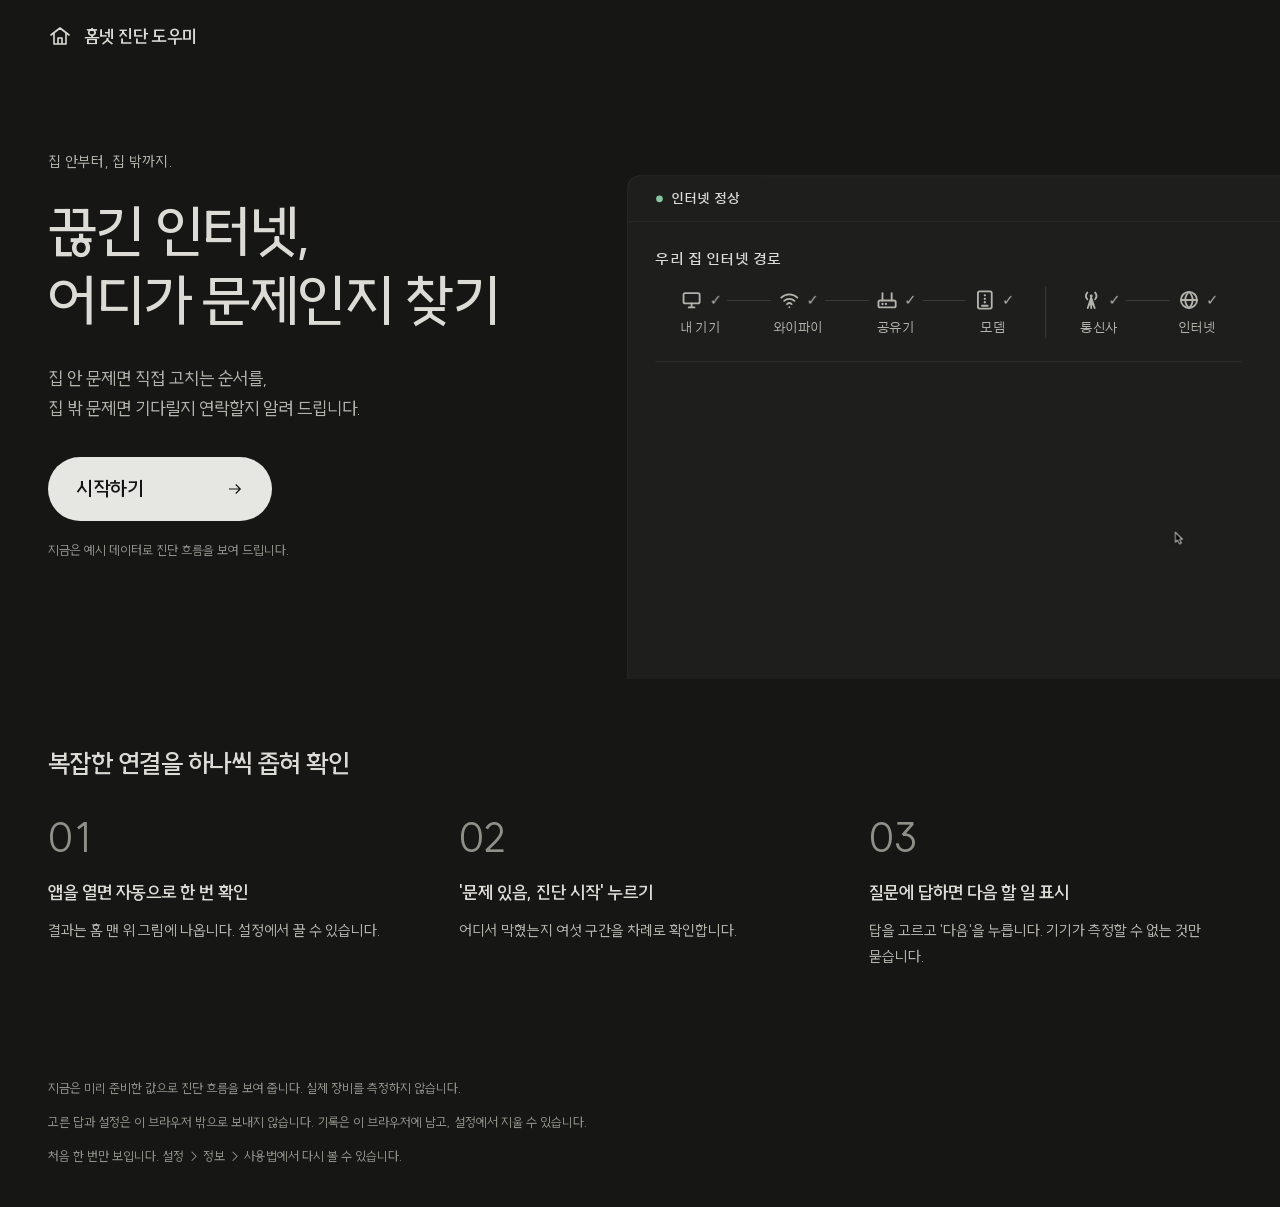
<file: index.html>
<!doctype html><html lang="ko" data-mode="demo"><head><meta charset="utf-8">
<title>[데모] 홈넷 진단 도우미</title>
<meta name="viewport" content="width=device-width, initial-scale=1">
<link rel="icon" href="data:image/svg+xml,%3Csvg xmlns='http://www.w3.org/2000/svg' viewBox='0 0 16 16'%3E%3Crect width='16' height='16' rx='4' fill='%23161615'/%3E%3Ccircle cx='8' cy='8' r='4' fill='%23e6e6e2'/%3E%3C/svg%3E">
<script>/* 첫 화면이 어두웠다 밝아지는 깜빡임을 막으려고 그리기 전에 테마를 정한다(app.js의 applyTheme과 같은 규칙) */
try{var t=(JSON.parse(localStorage.getItem('homenet.settings')||'{}')).theme||'dark';document.documentElement.dataset.theme=t==='auto'?(matchMedia('(prefers-color-scheme: light)').matches?'light':'dark'):t}catch(e){document.documentElement.dataset.theme='dark'}</script>
<script>/* app.js의 shouldShowIntro와 같은 규칙. 첫 그리기 전에 앱 틀을 숨기고, 표지를 볼 때만 글꼴을 미리 받는다. */
var intro=location.hash==='#intro';
if(!intro&&!['#records','#settings','#expert'].includes(location.hash)){
  try{if(!sessionStorage.getItem('homenet.introSeen')){sessionStorage.setItem('homenet.introSeen','');intro=true}}catch(e){}
}
if(intro){
  document.documentElement.classList.add('intro-active');
  var font=document.createElement('link');font.rel='preload';font.as='font';font.type='font/woff2';font.crossOrigin='anonymous';font.href='fonts/suite/SUITE-Variable.woff2';document.head.append(font);
}</script>
<style>/* 표지와 앱 틀은 첫 프레임부터 함께 보이지 않는다. 글꼴 준비 전에는 표지 바탕색(다크 --bg-base, 라이트 흰색)만 유지한다. tokens.css보다 먼저 읽히므로 값을 직접 적는다. */
.intro-active body{background:#161615}[data-theme=light].intro-active body{background:#fff}.intro-active .app{display:none!important}
.intro-active #intro-page{display:block!important;min-height:100vh}
#intro-page:not(.intro-ready){visibility:hidden}
</style>
<link rel="stylesheet" href="fonts.css?v=0dd3eee2">
<link rel="stylesheet" href="app.css?v=0dd3eee2">
</head><body>
<div class="app">
  <header class="topbar">
    <button type="button" class="brand" data-nav="intro" title="첫 페이지로">홈넷 진단 도우미</button><button type="button" class="pill demo-help" data-event="demo_help" title="서버 없이 도는 데모. 누르면 데모 안내 표시">데모 안내</button><a class="ghost" href="./" data-scenario="wifi" title="와이파이 문제 예시 (처음부터)">와이파이 예시(집 안)</a><a class="ghost" href="./?scenario=outside" data-scenario="outside" title="통신사 쪽 문제 예시 (처음부터)">통신사 예시(집 밖)</a><a class="ghost" href="./?scenario=followup" data-scenario="followup" title="글로 증상을 설명하는 세부 질문 예시 (처음부터)">세부 질문 예시</a>
    <div id="nav-normal" style="display:contents">
    <nav class="tabs" aria-label="탭"><button type="button" class="tab on" data-nav="home">홈</button><button type="button" class="tab" data-nav="records">기록</button></nav>
    <div class="status-pill" id="status-pill" aria-live="polite"><span id="status-pill-text">예시 데이터로 보는 중</span></div>
    <button type="button" class="pill checking" id="expert-pill" data-nav="expert" hidden>전문가 모드</button>
    <div class="spacer"></div>
    <span class="isp" id="isp"></span>
    <span id="isp-call" style="display:contents"></span>
    <button class="ghost" type="button" data-nav="settings">설정</button>
    </div>
    <div id="nav-expert" style="display:contents" hidden></div>
  </header>
  <div class="body">
    <aside class="rail" id="rail"><p class="state">불러오는 중… 이 글자만 계속 보이면 주소가 http로 시작하는지 확인하십시오 (파일을 더블클릭하면 열리지 않습니다). http인데도 그렇다면 서버가 .js 파일 형식을 잘못 알려 주는 경우일 수 있습니다.</p></aside>
    <main class="stage" id="stage"></main>
  </div>
  <nav class="tabbar" aria-label="메뉴"><button type="button" class="tab" data-nav="home">홈</button><button type="button" class="tab" data-nav="records">기록</button><button type="button" class="tab" data-nav="settings">설정</button></nav>
</div>
<div id="intro-page" hidden></div>
<dialog id="sheet" class="sheet" aria-labelledby="sheet-title"></dialog>
<script type="module" src="app.js?v=0dd3eee2" onerror="document.documentElement.classList.remove('intro-active')"></script>
<template id="demo-help" data-title="데모 안내"><p>미리 준비한 예시 데이터로 진단 흐름을 보여 줍니다. 실제 장비를 측정하지 않고 브라우저 안에서 동작합니다.</p><ol class="kg-list"><li><b>진단 시작</b> — 홈에서 <b>문제 있음, 진단 시작</b>을 누릅니다. <a href="./">와이파이 예시(집 안)</a> / <a href="./?scenario=outside">통신사 예시(집 밖)</a>로 다른 경우도 볼 수 있습니다.</li><li><b>세부 질문</b>: <a href="./?scenario=followup">세부 질문 예시</a>에서 결과 화면의 <b>문제 계속됨</b>을 누르면 증상을 글로 설명할 수 있습니다. 쓴 글은 브라우저 안에서 서버와 같은 분류기로 계산하고, 원인과 확인 방법은 지식그래프에서 미리 조회해 둔 답으로 보여 줍니다.</li><li><b>통신사 흐름</b> — 통신사 예시에서 표시등 질문에 <b>꺼져 있음</b>을 고르면 대기 화면으로 넘어갑니다. <b>통신사 고르기</b>에서 통신사를 정하면 안내가 그 통신사에 맞게 바뀝니다.</li><li><b>일반 모드 그림</b> — 결과·조치·기다림·완료 화면의 <b>어떻게 알아냈는지 그림으로 보기</b>를 누릅니다.</li><li><b>전문가 그래프</b> — 진단을 시작한 뒤 <b>설정</b>에서 <b>전문가 모드 켜기</b>를 켭니다. 지식그래프 카드에서 <b>이번 경로 / 전체 보기</b>를 바꾸고, 노드를 누르면 상세 내용이 나옵니다.</li></ol><p class="foot">그래프의 노드·관계는 출처를 확인하지 못한 참고 데이터입니다.</p></template></body></html>
</file>
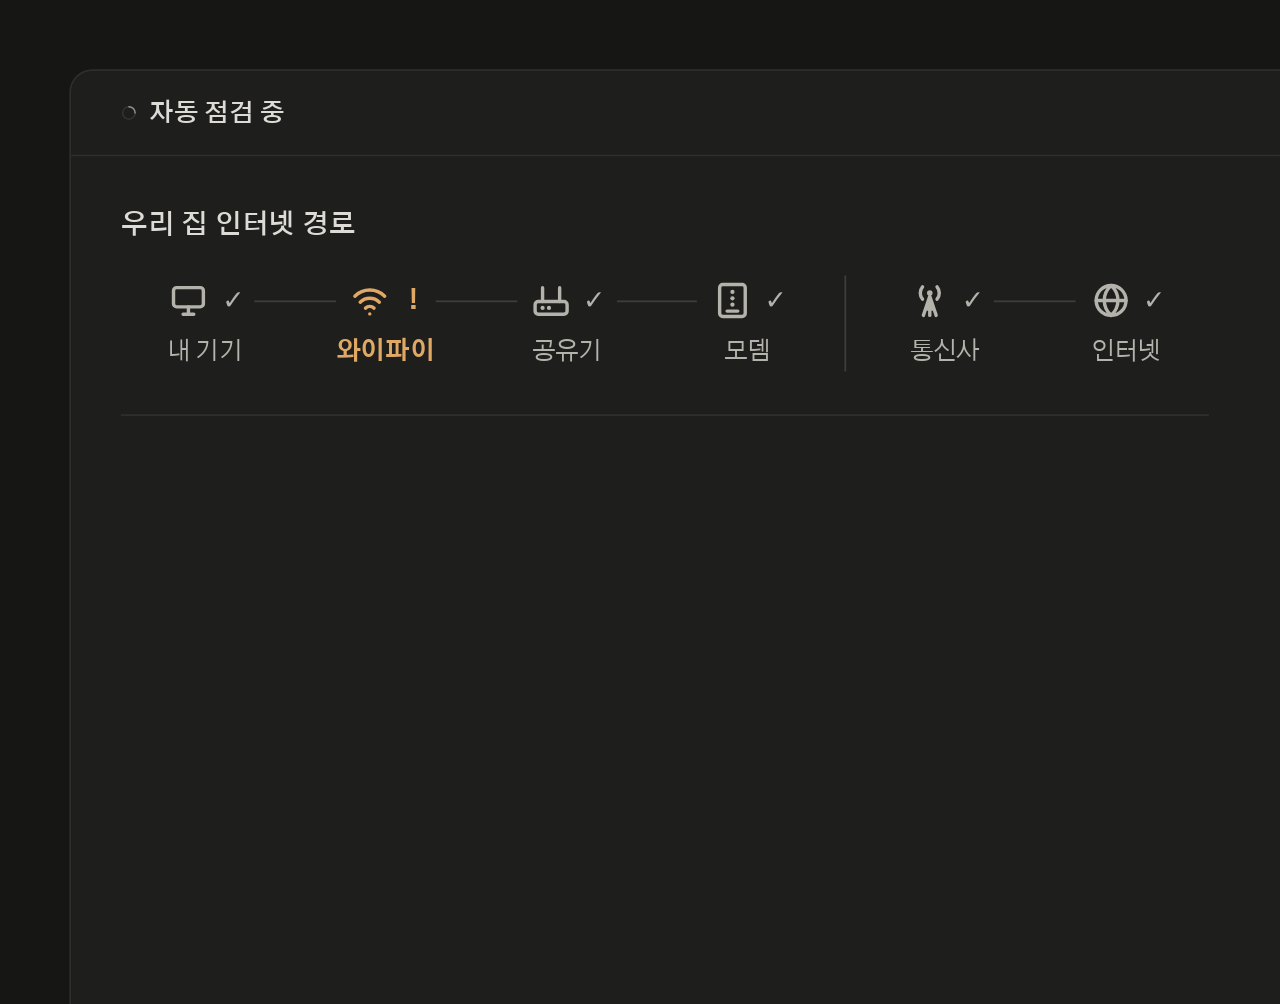
<file: hero/index.html>
<!doctype html>
<html lang="ko">
<head>
<meta charset="utf-8">
<meta name="viewport" content="width=device-width,initial-scale=1">
<title>홈넷 진단 도우미 히어로</title>
<!-- 앱(app/frontend)의 Gothic A1 조각을 그대로 쓴다: 이 페이지는 app/frontend/hero/ 에 빌드된다 -->
<link rel="stylesheet" href="../fonts.css" >
<style>*{box-sizing:border-box}html,body{margin:0;background:#161615;overflow:hidden}html[data-theme=light],html[data-theme=light] body{background:#fff}</style>
<!-- 첫 화면부터 부모 테마의 바탕색을 쓴다 (라이트에서 검은 번쩍임 방지) -->
<script>try{document.documentElement.dataset.theme=parent.document.documentElement.dataset.theme}catch(e){}</script>
  <script type="module" crossorigin src="./hero.js"></script>
  <link rel="stylesheet" crossorigin href="./hero.css">
</head>
<body>
<!-- data-ss-fill: 스테이지가 iframe 폭을 끝까지 채운다 (소개 페이지가 iframe 비율을 맞춘다) -->
<div id="root" data-ss-fill></div>
</body>
</html>
</file>
<file: fonts.css>
/* 자동 생성: build-static.py — 쓰는 글자의 조각만 */
@font-face {
  font-family: 'Gothic A1';
  font-style: normal;
  font-weight: 400;
  font-display: swap;
  src: url(fonts/a17d3213ec9b.woff2) format('woff2');
  unicode-range: U+d723-d728, U+d72a-d733, U+d735-d748, U+d74a-d74f, U+d752-d753, U+d755-d757, U+d75a-d75f, U+d762-d764, U+d766-d768, U+d76a-d76b, U+d76d-d76f, U+d771-d787, U+d789-d78b, U+d78d-d78f, U+d791-d797, U+d79a, U+d79c, U+d79e-d7a3, U+f900-f909, U+f90b-f92e;
}
@font-face {
  font-family: 'Gothic A1';
  font-style: normal;
  font-weight: 400;
  font-display: swap;
  src: url(fonts/c20398a3cece.woff2) format('woff2');
  unicode-range: U+d257-d27f, U+d281-d29b, U+d29d-d29f, U+d2a1-d2ab, U+d2ad-d2b7, U+d2ba-d2bb, U+d2bd-d2bf, U+d2c1-d2c7, U+d2c9-d2ef, U+d2f2-d2f3, U+d2f5-d2f7, U+d2f9-d2fe;
}
@font-face {
  font-family: 'Gothic A1';
  font-style: normal;
  font-weight: 400;
  font-display: swap;
  src: url(fonts/57fd1468091c.woff2) format('woff2');
  unicode-range: U+cef0-cef3, U+cef6, U+cef9-ceff, U+cf01-cf03, U+cf05-cf07, U+cf09-cf0f, U+cf11-cf12, U+cf14-cf1b, U+cf1d-cf1f, U+cf21-cf2f, U+cf31-cf53, U+cf56-cf57, U+cf59-cf5b, U+cf5d-cf63, U+cf66, U+cf68, U+cf6a-cf6f, U+cf71-cf84, U+cf86-cf8b, U+cf8d-cfa1;
}
@font-face {
  font-family: 'Gothic A1';
  font-style: normal;
  font-weight: 400;
  font-display: swap;
  src: url(fonts/99f284932bc4.woff2) format('woff2');
  unicode-range: U+ccef-cd07, U+cd0a-cd0b, U+cd0d-cd1a, U+cd1c, U+cd1e-cd2b, U+cd2d-cd5b, U+cd5d-cd77, U+cd79-cd91;
}
@font-face {
  font-family: 'Gothic A1';
  font-style: normal;
  font-weight: 400;
  font-display: swap;
  src: url(fonts/771f8fcca79f.woff2) format('woff2');
  unicode-range: U+c779-c77b, U+c77e-c782, U+c786, U+c78b, U+c78d, U+c78f, U+c792-c793, U+c795, U+c797, U+c799-c79f, U+c7a2, U+c7a7-c7ab, U+c7ae-c7bb, U+c7bd-c7c0, U+c7c2-c7c7, U+c7c9-c7dc, U+c7de-c7ff, U+c802-c803, U+c805-c807, U+c809, U+c80b-c80f, U+c812, U+c814, U+c817-c81b, U+c81e-c81f, U+c821-c823, U+c825-c82e, U+c830-c837, U+c839-c83b, U+c83d-c840;
}
@font-face {
  font-family: 'Gothic A1';
  font-style: normal;
  font-weight: 400;
  font-display: swap;
  src: url(fonts/13e13d7720d3.woff2) format('woff2');
  unicode-range: U+c5f5-c5fb, U+c5fe, U+c602-c605, U+c607, U+c609-c60f, U+c611-c61a, U+c61c-c623, U+c626-c627, U+c629-c62b, U+c62d, U+c62f-c632, U+c636, U+c638, U+c63a-c63f, U+c642-c643, U+c645-c647, U+c649-c652, U+c656-c65b, U+c65d-c65f, U+c661-c663, U+c665-c677, U+c679-c67b, U+c67d-c693, U+c696-c697, U+c699-c69b, U+c69d-c6a3, U+c6a6, U+c6a8, U+c6aa-c6af, U+c6b2-c6b3, U+c6b5-c6b7, U+c6b9-c6ba;
}
@font-face {
  font-family: 'Gothic A1';
  font-style: normal;
  font-weight: 400;
  font-display: swap;
  src: url(fonts/b18811a594fd.woff2) format('woff2');
  unicode-range: U+be56, U+be58, U+be5c-be5f, U+be62-be63, U+be65-be67, U+be69-be74, U+be76-be7b, U+be7e-be7f, U+be81-be8e, U+be90, U+be92-bea7, U+bea9-becf, U+bed2-bed3, U+bed5-bed6, U+bed9-bee3, U+bee6-bf06;
}
@font-face {
  font-family: 'Gothic A1';
  font-style: normal;
  font-weight: 400;
  font-display: swap;
  src: url(fonts/85d32b800cde.woff2) format('woff2');
  unicode-range: U+b6a7-b6aa, U+b6ac-b6b0, U+b6b2-b6ef, U+b6f1-b727, U+b72a-b72b, U+b72d-b72e, U+b731-b737, U+b739-b73a, U+b73c-b743, U+b745-b74c;
}
@font-face {
  font-family: 'Gothic A1';
  font-style: normal;
  font-weight: 400;
  font-display: swap;
  src: url(fonts/2bc78d125a44.woff2) format('woff2');
  unicode-range: U+afac-afb7, U+afba-afbb, U+afbd-afbf, U+afc1-afc6, U+afca-afcc, U+afce-afd3, U+afd5-afe7, U+afe9-afef, U+aff1-b00b, U+b00d-b00f, U+b011-b013, U+b015-b01b, U+b01d-b027, U+b029-b043, U+b045-b047, U+b049, U+b04b, U+b04d-b052, U+b055-b056, U+b058-b05c, U+b05e;
}
@font-face {
  font-family: 'Gothic A1';
  font-style: normal;
  font-weight: 400;
  font-display: swap;
  src: url(fonts/070360f35820.woff2) format('woff2');
  unicode-range: U+ae56-ae5b, U+ae5e-ae60, U+ae62-ae64, U+ae66-ae67, U+ae69-ae6b, U+ae6d-ae83, U+ae85-aebb, U+aebf, U+aec1-aec3, U+aec5-aecb, U+aece, U+aed0, U+aed2-aed7, U+aed9-aef3, U+aef5-af02;
}
@font-face {
  font-family: 'Gothic A1';
  font-style: normal;
  font-weight: 400;
  font-display: swap;
  src: url(fonts/300fbe1a56d6.woff2) format('woff2');
  unicode-range: U+2479-2487, U+249c-24d1, U+24d3-24d7, U+24d9-24e9, U+24eb-24f4, U+2500-2501, U+2503, U+250c-2513, U+2515-2516, U+2518-2540;
}
@font-face {
  font-family: 'Gothic A1';
  font-style: normal;
  font-weight: 400;
  font-display: swap;
  src: url(fonts/773661318508.woff2) format('woff2');
  unicode-range: U+215b-215e, U+2162-2169, U+2170-2179, U+2195-2199, U+21b0-21b4, U+21bc, U+21c0, U+21c4-21c5, U+21cd, U+21cf-21d4, U+21e0-21e3, U+21e6-21e9, U+2200, U+2202-2203, U+2206-2209, U+220b-220c, U+220f, U+2211, U+2213, U+221a, U+221d-2220, U+2222, U+2225-2227, U+2229-222c, U+222e, U+2234-2237, U+223d, U+2243, U+2245, U+2248, U+2250-2253, U+225a, U+2260-2262, U+2264-2267, U+226a-226b, U+226e-2273, U+2276-2277, U+2279-227b, U+2280-2287, U+228a-228b, U+2295-2297, U+22a3-22a5, U+22bb-22bc, U+22ce-22cf, U+22da-22db, U+22ee-22ef, U+2306, U+2312, U+2314, U+2467-2478;
}
@font-face {
  font-family: 'Gothic A1';
  font-style: normal;
  font-weight: 400;
  font-display: swap;
  src: url(fonts/5aaa37482839.woff2) format('woff2');
  unicode-range: U+81-82, U+84, U+a2-a5, U+a7-a8, U+aa, U+ac-ad, U+b1-b3, U+b6, U+b8-ba, U+bc-be, U+c0, U+c2, U+c6-cb, U+ce-d0, U+d4, U+d8-d9, U+db-dc, U+de-df, U+e6, U+eb, U+ee-f0, U+f4, U+f7-f9, U+fb, U+fe-ff, U+111, U+126-127, U+132-133, U+138, U+13f-142, U+149-14b, U+152-153, U+166-167, U+2bc, U+2c7, U+2d0, U+2d8-2d9, U+2db-2dd, U+391-394, U+396-3a1, U+3a3-3a9, U+3b2-3b6, U+3b8, U+3bc, U+3be-3c1, U+3c3-3c9, U+2010, U+2015-2016, U+2018-2019, U+201b, U+201f-2021, U+2025, U+2030, U+2033-2036, U+203c, U+203e, U+2042, U+2074, U+207a-207f, U+2081-2084, U+2109, U+2113, U+2116, U+2121, U+2126, U+212b, U+2153-2154;
}
@font-face {
  font-family: 'Gothic A1';
  font-style: normal;
  font-weight: 400;
  font-display: swap;
  src: url(fonts/2408694f277e.woff2) format('woff2');
  unicode-range: U+e8, U+2da, U+2160, U+2194, U+3054, U+3058, U+306d, U+3086, U+308d, U+30ac, U+30bb, U+30c4, U+30cd-30ce, U+30e2, U+3132, U+3146, U+3149, U+339d, U+4e3b, U+4f0a, U+4fdd, U+4fe1, U+5409, U+540c, U+5834, U+592a-592b, U+5b9a, U+5dde, U+5e0c, U+5e73, U+5f0f, U+60f3, U+653f, U+661f, U+662f, U+667a, U+683c, U+6b4c, U+6c11, U+767c, U+76ee, U+76f4, U+77f3, U+79d1, U+7a7a, U+7b2c, U+7d22, U+8207, U+8a00, U+8a71, U+9280, U+9580, U+958b, U+96c6, U+9762, U+98df, U+9ed1, U+ac2d, U+adc8, U+add3, U+af48, U+b014, U+b134-b135, U+b158, U+b2aa, U+b35f, U+b6a4, U+b9cf, U+bb63, U+bd23, U+be91, U+c29b, U+c3f4, U+c42c, U+c55c, U+c573, U+c58f, U+c78c, U+c7dd, U+c8f5, U+cad1, U+cc48, U+cf10, U+cf20, U+d03c, U+d07d, U+d2a0, U+d30e, U+d38d, U+d3a8, U+d3c8, U+d5e5, U+d5f9, U+d6e4, U+f90a, U+ff02, U+ff1c;
}
@font-face {
  font-family: 'Gothic A1';
  font-style: normal;
  font-weight: 400;
  font-display: swap;
  src: url(fonts/5d63fe8354c1.woff2) format('woff2');
  unicode-range: U+3b1, U+2466, U+25a1, U+25a3, U+261c, U+3008-3009, U+305b, U+305d, U+3069, U+30a7, U+30ba, U+30cf, U+30ef, U+3151, U+3157, U+4e4b, U+4e5f, U+4e8c, U+4eca, U+4ed6, U+4f5b, U+50cf, U+5149, U+5165, U+5171, U+5229, U+529b, U+5316, U+539f, U+53f2, U+571f, U+5728, U+58eb, U+591c, U+5b78, U+5c11, U+5c55, U+5ddd, U+5e02, U+5fb7, U+60c5, U+610f, U+611f, U+6625, U+66f8, U+6797, U+679c, U+682a, U+6d2a, U+706b, U+7406, U+767b, U+76f8, U+77e5, U+7acb, U+898b, U+8a69, U+8def, U+8fd1, U+901a, U+90e8, U+91cd, U+975e, U+ae14, U+ae6c, U+aec0, U+afc7, U+afc9, U+b01c, U+b028, U+b308, U+b311, U+b314, U+b31c, U+b524, U+b560, U+b764, U+b920, U+b9e3, U+bd48, U+be7d, U+c0db, U+c231, U+c270, U+c2e3, U+c37d, U+c3ed, U+c530, U+c6a5, U+c6dc, U+c7a4, U+c954, U+c974, U+d000, U+d565, U+d667, U+d6c5, U+d79d, U+ff1e;
}
@font-face {
  font-family: 'Gothic A1';
  font-style: normal;
  font-weight: 400;
  font-display: swap;
  src: url(fonts/ce81c1426126.woff2) format('woff2');
  unicode-range: U+131, U+2032, U+2465, U+2642, U+3048, U+3051, U+3083-3084, U+308f, U+30c0, U+30d1, U+30d3, U+30d6, U+30df, U+30e7, U+3153, U+4e16, U+4e8b, U+4ee5, U+5206, U+52a0, U+52d5, U+53e4, U+53ef, U+54c1, U+57ce, U+597d, U+5b8c, U+5ea6, U+5f8c, U+5f97, U+6210, U+6240, U+624b, U+6728, U+6bd4, U+7236, U+7269, U+7279, U+738b, U+7528, U+7530, U+767e, U+798f, U+8005, U+8a18, U+90fd, U+91cc, U+9577, U+9593, U+98a8, U+ac20, U+acf6, U+ad90, U+af5d, U+af80, U+afcd, U+aff0, U+b0a1, U+b0b5, U+b1fd, U+b2fc, U+b380, U+b51b, U+b584, U+b5b3, U+b8fd, U+b93c, U+b9f4, U+bb44, U+bc08, U+bc27, U+bc49, U+be55, U+be64, U+bfb0, U+bfc5, U+c178, U+c21f, U+c314, U+c4f1, U+c58d, U+c664, U+c698, U+c6a7, U+c6c1, U+c9ed, U+cac0, U+cacc, U+cad9, U+ccb5, U+cdcc, U+d0e4, U+d143, U+d320, U+d330, U+d54d, U+ff06, U+ff1f, U+ff5e;
}
@font-face {
  font-family: 'Gothic A1';
  font-style: normal;
  font-weight: 400;
  font-display: swap;
  src: url(fonts/9d804025973f.woff2) format('woff2');
  unicode-range: U+b4, U+20a9, U+20ac, U+2190, U+24d8, U+2502, U+2514, U+2592, U+25c7-25c8, U+2663, U+3060, U+3064, U+3081, U+3088, U+30a3, U+30a6, U+30aa, U+30b5, U+30c7, U+30ca-30cb, U+30d0, U+30e3, U+30e5, U+339e, U+4e09, U+4eac, U+4f5c, U+5167-5168, U+516c, U+51fa, U+5408, U+540d, U+591a, U+5b57, U+6211, U+65b9, U+660e, U+6642, U+6700, U+6b63, U+6e2f, U+7063, U+7532, U+793e, U+81ea, U+8272, U+82b1, U+897f, U+8eca, U+91ce, U+ac38, U+ad76, U+ae84, U+aecc, U+b07d, U+b0b1, U+b215, U+b2a0, U+b310, U+b3d7, U+b52a, U+b618, U+b775, U+b797, U+bcd5, U+bd59, U+be80, U+bea8, U+bed1, U+bee4-bee5, U+c060, U+c2ef, U+c329, U+c3dc, U+c597, U+c5bd, U+c5e5, U+c69c, U+c9d6, U+ca29, U+ca5c, U+ca84, U+cc39, U+cc3b, U+ce89, U+cee5, U+cf65, U+cf85, U+d058, U+d145, U+d22d, U+d325, U+d37d, U+d3ad, U+d769, U+ff0c;
}
@font-face {
  font-family: 'Gothic A1';
  font-style: normal;
  font-weight: 400;
  font-display: swap;
  src: url(fonts/d5a1f47a54ed.woff2) format('woff2');
  unicode-range: U+2161, U+2228, U+2299, U+2464, U+2517, U+2640, U+3042, U+304a, U+3053, U+3061, U+307f, U+3082, U+308c, U+3092, U+30a8, U+30ab, U+30ad, U+30b0, U+30b3, U+30b7, U+30c1, U+30c6, U+30c9, U+30d5, U+30d7, U+30de, U+30e0-30e1, U+30ec-30ed, U+4e0b, U+4e0d, U+4ee3, U+53f0, U+548c, U+5b89, U+5bb6, U+5c0f, U+611b, U+6771, U+6aa2, U+6bcd, U+6c34, U+6cd5, U+6d77, U+767d, U+795e, U+8ecd, U+9999, U+9ad8, U+ac07, U+ac1a, U+ac40, U+ad0c, U+ad88, U+ada4, U+ae01, U+ae65, U+aebd, U+aec4, U+afe8, U+b139, U+b205, U+b383, U+b38c, U+b42c, U+b461, U+b55c, U+b78f, U+b8fb, U+b9f7, U+bafc, U+bc99, U+bed8, U+bfcd, U+c0bf, U+c0f9, U+c167, U+c204, U+c20f, U+c22f, U+c258, U+c298, U+c2bc, U+c388, U+c501, U+c50c, U+c5b9, U+c5ce, U+c641, U+c648, U+c73d, U+ca50, U+ca61, U+cc4c, U+ceac, U+d0d4, U+d5f7, U+d6d7, U+ff1a;
}
@font-face {
  font-family: 'Gothic A1';
  font-style: normal;
  font-weight: 400;
  font-display: swap;
  src: url(fonts/e3aa58594cb8.woff2) format('woff2');
  unicode-range: U+2103, U+2463, U+25c6, U+25cb, U+266c, U+3001, U+300a, U+3046, U+304c-304d, U+304f, U+3055, U+3059, U+3063, U+3066-3068, U+306f, U+3089, U+30b8, U+30bf, U+314f, U+4e0a, U+570b, U+5730, U+5916, U+5929, U+5c71, U+5e74, U+5fc3, U+601d, U+6027, U+63d0, U+6709, U+6734, U+751f, U+7684, U+82f1, U+9053, U+91d1, U+97f3, U+ac2f, U+ac4d, U+adc4, U+ade4, U+ae41, U+ae4d-ae4e, U+aed1, U+afb9, U+b0e0, U+b299, U+b365, U+b46c, U+b480, U+b4c8, U+b7b4, U+b819, U+b918, U+baab, U+bab9, U+be8f, U+bed7, U+c0ec, U+c19f, U+c1a5, U+c3d9, U+c464, U+c53d, U+c553, U+c570, U+c5cc, U+c633, U+c6a4, U+c7a3, U+c7a6, U+c886, U+c9d9-c9da, U+c9ec, U+ca0c, U+cc21, U+cd1b, U+cd78, U+cdc4, U+cef8, U+cfe4, U+d0a5, U+d0b5, U+d0ec, U+d15d, U+d188, U+d23c, U+d2ac, U+d729, U+d79b, U+ff01, U+ff08-ff09, U+ff5c;
}
@font-face {
  font-family: 'Gothic A1';
  font-style: normal;
  font-weight: 400;
  font-display: swap;
  src: url(fonts/d956952ff047.woff2) format('woff2');
  unicode-range: U+2039-203a, U+223c, U+25b3, U+25b7, U+25bd, U+25cf, U+266a, U+3002, U+300b, U+304b, U+3057, U+305f, U+306a-306b, U+307e, U+308a-308b, U+3093, U+30a2, U+30af, U+30b9, U+30c3, U+30c8, U+30e9-30eb, U+33a1, U+4e00, U+524d, U+5357, U+5b50, U+7121, U+884c, U+9751, U+ac94, U+aebe, U+aecd, U+af08, U+af41, U+af49, U+b010, U+b053, U+b109, U+b11b, U+b128, U+b154, U+b291, U+b2e6, U+b301, U+b385, U+b525, U+b5b4, U+b729, U+b72f, U+b738, U+b7ff, U+b837, U+b975, U+ba67, U+bb47, U+bc1f, U+bd90, U+bfd4, U+c27c, U+c324, U+c379, U+c3e0, U+c465, U+c53b, U+c58c, U+c610, U+c653, U+c6cd, U+c813, U+c82f, U+c999, U+c9e0, U+cac4, U+cad3, U+cbd4, U+cc10, U+cc22, U+ccb8, U+ccbc, U+cda5, U+ce84, U+cea3, U+cf67, U+cfe1, U+d241, U+d30d, U+d31c, U+d391, U+d401, U+d479, U+d5c9, U+d5db, U+d649, U+d6d4;
}
@font-face {
  font-family: 'Gothic A1';
  font-style: normal;
  font-weight: 400;
  font-display: swap;
  src: url(fonts/90ec353b86d2.woff2) format('woff2');
  unicode-range: U+b0, U+e9, U+2193, U+2462, U+260e, U+261e, U+300e-300f, U+3044, U+30a4, U+30fb-30fc, U+314d, U+5973, U+6545, U+6708, U+7537, U+ac89, U+ac9c, U+acc1, U+ad04, U+ad75, U+ad7d, U+ae45, U+ae61, U+af42, U+b0ab, U+b0af, U+b0b3, U+b12c, U+b194, U+b1a8, U+b220, U+b258, U+b284, U+b2ff, U+b315, U+b371, U+b3d4-b3d5, U+b460, U+b527, U+b534, U+b810, U+b818, U+b98e, U+ba55, U+bbac, U+bc0b, U+bc40, U+bca1, U+bccd, U+bd93, U+be54, U+be5a, U+bf08, U+bf50, U+bf55, U+bfdc, U+c0c0, U+c0d0, U+c0f4, U+c100, U+c11e, U+c170, U+c20d, U+c274, U+c290, U+c308, U+c369, U+c539, U+c587, U+c5ff, U+c6ec, U+c70c, U+c7ad, U+c7c8, U+c83c, U+c881, U+cb48, U+cc60, U+ce69, U+ce6b, U+ce75, U+cf04, U+cf08, U+cf55, U+cf70, U+cffc, U+d0b7, U+d1a8, U+d2c8, U+d384, U+d47c, U+d48b, U+d5dd, U+d5e8, U+d720, U+d759, U+f981;
}
@font-face {
  font-family: 'Gothic A1';
  font-style: normal;
  font-weight: 400;
  font-display: swap;
  src: url(fonts/cd04a2d1c9fb.woff2) format('woff2');
  unicode-range: U+e0, U+e2, U+395, U+3b7, U+3ba, U+2460-2461, U+25a0, U+3010-3011, U+306e, U+30f3, U+314a, U+314c, U+5927, U+65b0, U+7e41, U+97d3, U+9ad4, U+ad49, U+ae0b, U+ae0d, U+ae43, U+ae5d, U+aecf, U+af3c, U+af64, U+afd4, U+b080, U+b084, U+b0c5, U+b10c, U+b1e8, U+b2ac, U+b36e, U+b451, U+b515, U+b540, U+b561, U+b6ab, U+b6b1, U+b72c, U+b730, U+b744, U+b800, U+b8ec, U+b8f0, U+b904, U+b968, U+b96d, U+b987, U+b9d9, U+bb36, U+bb49, U+bc2d, U+bc43, U+bcf6, U+bd89, U+be57, U+be61, U+bed4, U+c090, U+c130, U+c148, U+c19c, U+c2f9, U+c36c, U+c37c, U+c384, U+c3df, U+c575, U+c584, U+c660, U+c719, U+c816, U+ca4d, U+ca54, U+cabc, U+cb49, U+cc14, U+cff5, U+d004, U+d038, U+d0b4, U+d0d3, U+d0e0, U+d0ed, U+d131, U+d1b0, U+d31f, U+d33d, U+d3a0, U+d3ab, U+d514, U+d584, U+d6a1, U+d6cc, U+d749, U+d760, U+d799;
}
@font-face {
  font-family: 'Gothic A1';
  font-style: normal;
  font-weight: 400;
  font-display: swap;
  src: url(fonts/250c4d9392bb.woff2) format('woff2');
  unicode-range: U+24, U+60, U+3b9, U+3bb, U+3bd, U+2191, U+2606, U+300c-300d, U+3131, U+3134, U+3139, U+3141-3142, U+3148, U+3161, U+3163, U+321c, U+4eba, U+5317, U+ac31, U+ac77, U+ac9f, U+acb9, U+acf0-acf1, U+acfd, U+ad73, U+af3d, U+b00c, U+b04a, U+b057, U+b0c4, U+b188, U+b1cc, U+b214, U+b2db, U+b2ee, U+b304, U+b4ed, U+b518, U+b5bc, U+b625, U+b69c-b69d, U+b7ac, U+b801, U+b86c, U+b959, U+b95c, U+b985, U+ba48, U+bb58, U+bc0c, U+bc38, U+bc85, U+bc9a, U+bf40, U+c068, U+c0bd, U+c0cc, U+c12f, U+c149, U+c1e0, U+c22b, U+c22d, U+c250, U+c2fc, U+c300, U+c313, U+c370, U+c3d8, U+c557, U+c580, U+c5e3, U+c62e, U+c634, U+c6f0, U+c74d, U+c783, U+c78e, U+c796, U+c7bc, U+c92c, U+ca4c, U+cc1c, U+cc54, U+cc59, U+ce04, U+cf30, U+cfc4, U+d140, U+d321, U+d38c, U+d399, U+d54f, U+d587, U+d5d0, U+d6e8, U+d770;
}
@font-face {
  font-family: 'Gothic A1';
  font-style: normal;
  font-weight: 400;
  font-display: swap;
  src: url(fonts/31425f884b4a.woff2) format('woff2');
  unicode-range: U+d7, U+ea, U+fc, U+2192, U+25bc, U+3000, U+3137, U+3145, U+315c, U+7f8e, U+ac13, U+ac71, U+ac90, U+acb8, U+ace7, U+ad7f, U+ae50, U+aef4, U+af34, U+afbc, U+b048, U+b09a, U+b0ad, U+b0bc, U+b113, U+b125, U+b141, U+b20c, U+b2d9, U+b2ed, U+b367, U+b369, U+b374, U+b3cb, U+b4ec, U+b611, U+b760, U+b81b, U+b834, U+b8b0, U+b8e1, U+b989, U+b9d1, U+b9e1, U+b9fa, U+ba4d, U+ba78, U+bb35, U+bb54, U+bbf9, U+bc11, U+bcb3, U+bd05, U+bd95, U+bdd4, U+be10, U+bed0, U+bf51, U+c0d8, U+c232, U+c2b7, U+c2eb, U+c378, U+c500, U+c52c, U+c549, U+c568, U+c598, U+c5c9, U+c61b, U+c639, U+c67c, U+c717, U+c78a, U+c80a, U+c90c-c90d, U+c950, U+c9e7, U+cbe4, U+cca9, U+cce4, U+cdb0, U+ce78, U+ce94, U+ce98, U+cf8c, U+d018, U+d034, U+d0f1, U+d1b1, U+d280, U+d2f8, U+d338, U+d380, U+d3b4, U+d610, U+d69f, U+d6fc, U+d758;
}
@font-face {
  font-family: 'Gothic A1';
  font-style: normal;
  font-weight: 400;
  font-display: swap;
  src: url(fonts/dcd306a8d6f4.woff2) format('woff2');
  unicode-range: U+e7, U+2022, U+203b, U+25c0, U+2605, U+2661, U+3147, U+318d, U+672c, U+8a9e, U+acaa, U+acbc, U+ad1c, U+ae4a, U+ae5c, U+b044, U+b054, U+b0c8-b0c9, U+b2a6, U+b2d0, U+b35c, U+b364, U+b428, U+b454, U+b465, U+b4b7, U+b4e3, U+b51c, U+b5a1, U+b784, U+b790, U+b7ab, U+b7f4, U+b82c, U+b835, U+b8e9, U+b8f8, U+b9d8, U+b9f9, U+ba5c, U+ba64, U+babd, U+bb18, U+bb3b, U+bbff, U+bc0d, U+bc45, U+bc97, U+bcbc, U+be45, U+be75, U+be7c, U+bfcc, U+c0b6, U+c0f7, U+c14b, U+c2b4, U+c30d, U+c4f8, U+c5bb, U+c5d1, U+c5e0, U+c5ee, U+c5fd, U+c606, U+c6c5, U+c6e0, U+c708, U+c81d, U+c820, U+c824, U+c878, U+c918, U+c96c, U+c9e4, U+c9f1, U+cc2e, U+cd09, U+cea1, U+cef5, U+cef7, U+cf64, U+cf69, U+cfe8, U+d035, U+d0ac, U+d230, U+d234, U+d2f4, U+d31d, U+d575, U+d578, U+d608, U+d614, U+d718, U+d751, U+d761, U+d78c, U+d790;
}
@font-face {
  font-family: 'Gothic A1';
  font-style: normal;
  font-weight: 400;
  font-display: swap;
  src: url(fonts/21aaf7d7075e.woff2) format('woff2');
  unicode-range: U+2665, U+3160, U+4e2d, U+6587, U+65e5, U+ac12, U+ac14, U+ac16, U+ac81, U+ad34, U+ade0, U+ae54, U+aebc, U+af2c, U+afc0, U+afc8, U+b04c, U+b08c, U+b099, U+b0a9, U+b0ac, U+b0ae, U+b0b8, U+b123, U+b179, U+b2e5, U+b2f7, U+b4c0, U+b531, U+b538, U+b545, U+b550, U+b5a8, U+b6f0, U+b728, U+b73b, U+b7ad, U+b7ed, U+b809, U+b864, U+b86d, U+b871, U+b9bf, U+b9f5, U+ba40, U+ba4b, U+ba58, U+ba87, U+baac, U+bbc0, U+bc16, U+bc34, U+bd07, U+bd99, U+be59, U+bfd0, U+c058, U+c0e4, U+c0f5, U+c12d, U+c139, U+c228, U+c529, U+c5c7, U+c635, U+c637, U+c735, U+c77d, U+c787, U+c789, U+c8c4, U+c989, U+c98c, U+c9d0, U+c9d3, U+cc0c, U+cc99, U+cd0c, U+cd2c, U+cd98, U+cda4, U+ce59, U+ce60, U+ce6d, U+cea0, U+d0d0-d0d1, U+d0d5, U+d14d, U+d1a4, U+d29c, U+d2f1, U+d301, U+d39c, U+d3bc, U+d4e8, U+d540, U+d5ec, U+d640, U+d750;
}
@font-face {
  font-family: 'Gothic A1';
  font-style: normal;
  font-weight: 400;
  font-display: swap;
  src: url(fonts/cc80eeefbdd4.woff2) format('woff2');
  unicode-range: U+5e, U+25b2, U+25b6, U+314e, U+ac24, U+ace1, U+ace4, U+ae68, U+af2d, U+b0d0, U+b0e5, U+b150, U+b155, U+b193, U+b2c9, U+b2dd, U+b3c8, U+b3fc, U+b410, U+b458, U+b4dd, U+b5a0, U+b5a4, U+b5bb, U+b7b5, U+b838, U+b840, U+b86f, U+b8f9, U+b960, U+b9e5, U+bab8, U+bb50, U+bc1d, U+bc24-bc25, U+bca8, U+bcbd, U+bd04, U+bd10, U+bd24, U+be48, U+be5b, U+be68, U+c05c, U+c12c, U+c140, U+c15c, U+c168, U+c194, U+c219, U+c27d, U+c2a8, U+c2f1, U+c2f8, U+c368, U+c554-c555, U+c559, U+c564, U+c5d8, U+c5fc, U+c625, U+c65c, U+c6b1, U+c728, U+c794, U+c84c, U+c88c, U+c8e0, U+c8fd, U+c998, U+c9dd, U+cc0d, U+cc30, U+ceec, U+cf13, U+cf1c, U+cf5c, U+d050, U+d07c, U+d0a8, U+d134, U+d138, U+d154, U+d1f4, U+d2bc, U+d329, U+d32c, U+d3d0, U+d3f4, U+d3fc, U+d56b, U+d5cc, U+d600-d601, U+d639, U+d6c8, U+d754, U+d765;
}
@font-face {
  font-family: 'Gothic A1';
  font-style: normal;
  font-weight: 400;
  font-display: swap;
  src: url(fonts/b01056b425b5.woff2) format('woff2');
  unicode-range: U+3c-3d, U+2026, U+24d2, U+314b, U+ac11, U+acf3, U+ad74, U+ad81, U+adf9, U+ae34, U+af43, U+afb8, U+b05d, U+b07c, U+b110, U+b118, U+b17c, U+b180, U+b18d, U+b192, U+b2cc, U+b355, U+b378, U+b4a4, U+b4ef, U+b78d, U+b799, U+b7a9, U+b7fd, U+b807, U+b80c, U+b839, U+b9b4, U+b9db, U+ba3c, U+bab0, U+bba4, U+bc94, U+be4c, U+c154, U+c1c4, U+c26c, U+c2ac, U+c2ed, U+c4f4, U+c55e, U+c561, U+c571, U+c5b5, U+c5c4, U+c654-c655, U+c695, U+c6e8, U+c6f9, U+c724, U+c751, U+c775, U+c7a0, U+c7c1, U+c874, U+c880, U+c9d5, U+c9f8, U+cabd, U+cc29, U+cc2c, U+cca8, U+ccab, U+ccd0, U+ce21, U+ce35, U+ce7c, U+ce90, U+cee8, U+cef4, U+cfe0, U+d070, U+d0b9, U+d0c1, U+d0c4, U+d0c8, U+d15c, U+d1a1, U+d2c0, U+d300, U+d314, U+d3ed, U+d478, U+d480, U+d48d, U+d508, U+d53d, U+d5e4, U+d611, U+d61c, U+d68d, U+d6a8, U+d798;
}
@font-face {
  font-family: 'Gothic A1';
  font-style: normal;
  font-weight: 400;
  font-display: swap;
  src: url(fonts/99fcbff7496f.woff2) format('woff2');
  unicode-range: U+23, U+25, U+5f, U+a9, U+ac08, U+ac78, U+aca8, U+acac, U+ace8, U+ad70, U+adc0, U+addc, U+b137, U+b140, U+b208, U+b290, U+b2f5, U+b3c5, U+b3cc, U+b420, U+b429, U+b529, U+b530, U+b77d, U+b79c, U+b7a8, U+b7c9, U+b7f0, U+b7fc, U+b828, U+b860, U+b9ad, U+b9c1, U+b9c9, U+b9dd-b9de, U+b9e8, U+ba38-ba39, U+babb, U+bc00, U+bc8c, U+bca0, U+bca4, U+bcd1, U+bcfc, U+bd09, U+bdf0, U+be60, U+c0ad, U+c0b4, U+c0bc, U+c190, U+c1fc, U+c220, U+c288, U+c2b9, U+c2f6, U+c528, U+c545, U+c558, U+c5bc, U+c5d4, U+c600, U+c644, U+c6c0, U+c6c3, U+c721, U+c798, U+c7a1, U+c811, U+c838, U+c871, U+c904, U+c990, U+c9dc, U+cc38, U+cc44, U+cca0, U+cd1d, U+cd95, U+cda9, U+ce5c, U+cf00, U+cf58, U+d150, U+d22c, U+d305, U+d328, U+d37c, U+d3f0, U+d551, U+d5a5, U+d5c8, U+d5d8, U+d63c, U+d64d, U+d669, U+d734, U+d76c;
}
@font-face {
  font-family: 'Gothic A1';
  font-style: normal;
  font-weight: 400;
  font-display: swap;
  src: url(fonts/cf1da60ce9aa.woff2) format('woff2');
  unicode-range: U+26, U+2b, U+3e, U+40, U+7e, U+ac01, U+ac19, U+ac1d, U+aca0, U+aca9, U+acb0, U+ad8c, U+ae09, U+ae38, U+ae40, U+aed8, U+b09c, U+b0a0, U+b108, U+b204, U+b298, U+b2d8, U+b2eb-b2ec, U+b2f4, U+b313, U+b358, U+b450, U+b4e0, U+b54c, U+b610, U+b780, U+b78c, U+b791, U+b8e8, U+b958, U+b974, U+b984, U+b9b0, U+b9bc-b9bd, U+b9ce, U+ba70, U+bbfc, U+bc0f, U+bc15, U+bc1b, U+bc31, U+bc95, U+bcc0, U+bcc4, U+bd81, U+bd88, U+c0c8, U+c11d, U+c13c, U+c158, U+c18d, U+c1a1, U+c21c, U+c4f0, U+c54a, U+c560, U+c5b8, U+c5c8, U+c5f4, U+c628, U+c62c, U+c678, U+c6cc, U+c808, U+c810, U+c885, U+c88b, U+c900, U+c988, U+c99d, U+c9c8, U+cc3d-cc3e, U+cc45, U+cd08, U+ce20, U+cee4, U+d074, U+d0a4, U+d0dd, U+d2b9, U+d3b8, U+d3c9, U+d488, U+d544, U+d559, U+d56d, U+d588, U+d615, U+d648, U+d655, U+d658, U+d65c;
}
@font-face {
  font-family: 'Gothic A1';
  font-style: normal;
  font-weight: 400;
  font-display: swap;
  src: url(fonts/28d8116c846c.woff2) format('woff2');
  unicode-range: U+d, U+48, U+7c, U+ac10, U+ac15, U+ac74, U+ac80, U+ac83, U+acc4, U+ad11, U+ad50, U+ad6d, U+adfc, U+ae00, U+ae08, U+ae4c, U+b0a8, U+b124, U+b144, U+b178, U+b274, U+b2a5, U+b2e8, U+b2f9, U+b354, U+b370, U+b418, U+b41c, U+b4f1, U+b514, U+b798, U+b808, U+b824-b825, U+b8cc, U+b978, U+b9d0, U+b9e4, U+baa9, U+bb3c, U+bc18, U+bc1c, U+bc30, U+bc84, U+bcf5, U+bcf8, U+bd84, U+be0c, U+be14, U+c0b0, U+c0c9, U+c0dd, U+c124, U+c2dd, U+c2e4, U+c2ec, U+c54c, U+c57c-c57d, U+c591, U+c5c5-c5c6, U+c5ed, U+c608, U+c640, U+c6b8, U+c6d4, U+c784, U+c7ac, U+c800-c801, U+c9c1, U+c9d1, U+cc28, U+cc98, U+cc9c, U+ccad, U+cd5c, U+cd94, U+cd9c, U+cde8, U+ce68, U+cf54, U+d0dc, U+d14c, U+d1a0, U+d1b5, U+d2f0, U+d30c, U+d310, U+d398, U+d45c, U+d50c, U+d53c, U+d560, U+d568, U+d589, U+d604, U+d6c4, U+d788;
}
@font-face {
  font-family: 'Gothic A1';
  font-style: normal;
  font-weight: 400;
  font-display: swap;
  src: url(fonts/148268000687.woff2) format('woff2');
  unicode-range: U+39, U+49, U+4d-4e, U+a0, U+ac04, U+ac1c, U+ac70, U+ac8c, U+acbd, U+acf5, U+acfc, U+ad00, U+ad6c, U+adf8, U+b098, U+b0b4, U+b294, U+b2c8, U+b300, U+b3c4, U+b3d9, U+b4dc, U+b4e4, U+b77c, U+b7ec, U+b85d, U+b97c, U+b9c8, U+b9cc, U+ba54, U+ba74, U+ba85, U+baa8, U+bb34, U+bb38, U+bbf8, U+bc14, U+bc29, U+bc88, U+bcf4, U+bd80, U+be44, U+c0c1, U+c11c, U+c120, U+c131, U+c138, U+c18c, U+c218, U+c2b5, U+c2e0, U+c544, U+c548, U+c5b4, U+c5d0, U+c5ec, U+c5f0, U+c601, U+c624, U+c694, U+c6a9, U+c6b0, U+c6b4, U+c6d0, U+c704, U+c720, U+c73c, U+c740, U+c744, U+c74c, U+c758, U+c77c, U+c785, U+c788, U+c790-c791, U+c7a5, U+c804, U+c815, U+c81c, U+c870, U+c8fc, U+c911, U+c9c4, U+ccb4, U+ce58, U+ce74, U+d06c, U+d0c0, U+d130, U+d2b8, U+d3ec, U+d504, U+d55c, U+d569, U+d574, U+d638, U+d654, U+d68c;
}
@font-face {
  font-family: 'Gothic A1';
  font-style: normal;
  font-weight: 400;
  font-display: swap;
  src: url(fonts/e82dc7cec4bf.woff2) format('woff2');
  unicode-range: U+20-22, U+27-2a, U+2c-38, U+3a-3b, U+3f, U+41-47, U+4a-4c, U+4f-5d, U+61-7b, U+7d, U+a1, U+ab, U+ae, U+b7, U+bb, U+bf, U+2013-2014, U+201c-201d, U+2122, U+ac00, U+ace0, U+ae30, U+b2e4, U+b85c, U+b9ac, U+c0ac, U+c2a4, U+c2dc, U+c774, U+c778, U+c9c0, U+d558;
}
@font-face {
  font-family: 'Gothic A1';
  font-style: normal;
  font-weight: 400;
  font-display: swap;
  src: url(fonts/f4b7e69f5e83.woff2) format('woff2');
  unicode-range: U+0000-00FF, U+0131, U+0152-0153, U+02BB-02BC, U+02C6, U+02DA, U+02DC, U+0304, U+0308, U+0329, U+2000-206F, U+20AC, U+2122, U+2191, U+2193, U+2212, U+2215, U+FEFF, U+FFFD;
}
@font-face {
  font-family: 'Gothic A1';
  font-style: normal;
  font-weight: 600;
  font-display: swap;
  src: url(fonts/9eaea611aec9.woff2) format('woff2');
  unicode-range: U+d723-d728, U+d72a-d733, U+d735-d748, U+d74a-d74f, U+d752-d753, U+d755-d757, U+d75a-d75f, U+d762-d764, U+d766-d768, U+d76a-d76b, U+d76d-d76f, U+d771-d787, U+d789-d78b, U+d78d-d78f, U+d791-d797, U+d79a, U+d79c, U+d79e-d7a3, U+f900-f909, U+f90b-f92e;
}
@font-face {
  font-family: 'Gothic A1';
  font-style: normal;
  font-weight: 600;
  font-display: swap;
  src: url(fonts/91220c6e6f28.woff2) format('woff2');
  unicode-range: U+d257-d27f, U+d281-d29b, U+d29d-d29f, U+d2a1-d2ab, U+d2ad-d2b7, U+d2ba-d2bb, U+d2bd-d2bf, U+d2c1-d2c7, U+d2c9-d2ef, U+d2f2-d2f3, U+d2f5-d2f7, U+d2f9-d2fe;
}
@font-face {
  font-family: 'Gothic A1';
  font-style: normal;
  font-weight: 600;
  font-display: swap;
  src: url(fonts/a28a21e71e1d.woff2) format('woff2');
  unicode-range: U+cef0-cef3, U+cef6, U+cef9-ceff, U+cf01-cf03, U+cf05-cf07, U+cf09-cf0f, U+cf11-cf12, U+cf14-cf1b, U+cf1d-cf1f, U+cf21-cf2f, U+cf31-cf53, U+cf56-cf57, U+cf59-cf5b, U+cf5d-cf63, U+cf66, U+cf68, U+cf6a-cf6f, U+cf71-cf84, U+cf86-cf8b, U+cf8d-cfa1;
}
@font-face {
  font-family: 'Gothic A1';
  font-style: normal;
  font-weight: 600;
  font-display: swap;
  src: url(fonts/330274d7edaa.woff2) format('woff2');
  unicode-range: U+ccef-cd07, U+cd0a-cd0b, U+cd0d-cd1a, U+cd1c, U+cd1e-cd2b, U+cd2d-cd5b, U+cd5d-cd77, U+cd79-cd91;
}
@font-face {
  font-family: 'Gothic A1';
  font-style: normal;
  font-weight: 600;
  font-display: swap;
  src: url(fonts/d0ce87450838.woff2) format('woff2');
  unicode-range: U+c779-c77b, U+c77e-c782, U+c786, U+c78b, U+c78d, U+c78f, U+c792-c793, U+c795, U+c797, U+c799-c79f, U+c7a2, U+c7a7-c7ab, U+c7ae-c7bb, U+c7bd-c7c0, U+c7c2-c7c7, U+c7c9-c7dc, U+c7de-c7ff, U+c802-c803, U+c805-c807, U+c809, U+c80b-c80f, U+c812, U+c814, U+c817-c81b, U+c81e-c81f, U+c821-c823, U+c825-c82e, U+c830-c837, U+c839-c83b, U+c83d-c840;
}
@font-face {
  font-family: 'Gothic A1';
  font-style: normal;
  font-weight: 600;
  font-display: swap;
  src: url(fonts/161130db233e.woff2) format('woff2');
  unicode-range: U+c5f5-c5fb, U+c5fe, U+c602-c605, U+c607, U+c609-c60f, U+c611-c61a, U+c61c-c623, U+c626-c627, U+c629-c62b, U+c62d, U+c62f-c632, U+c636, U+c638, U+c63a-c63f, U+c642-c643, U+c645-c647, U+c649-c652, U+c656-c65b, U+c65d-c65f, U+c661-c663, U+c665-c677, U+c679-c67b, U+c67d-c693, U+c696-c697, U+c699-c69b, U+c69d-c6a3, U+c6a6, U+c6a8, U+c6aa-c6af, U+c6b2-c6b3, U+c6b5-c6b7, U+c6b9-c6ba;
}
@font-face {
  font-family: 'Gothic A1';
  font-style: normal;
  font-weight: 600;
  font-display: swap;
  src: url(fonts/bb7175d6c0f7.woff2) format('woff2');
  unicode-range: U+be56, U+be58, U+be5c-be5f, U+be62-be63, U+be65-be67, U+be69-be74, U+be76-be7b, U+be7e-be7f, U+be81-be8e, U+be90, U+be92-bea7, U+bea9-becf, U+bed2-bed3, U+bed5-bed6, U+bed9-bee3, U+bee6-bf06;
}
@font-face {
  font-family: 'Gothic A1';
  font-style: normal;
  font-weight: 600;
  font-display: swap;
  src: url(fonts/9f5821c98874.woff2) format('woff2');
  unicode-range: U+b6a7-b6aa, U+b6ac-b6b0, U+b6b2-b6ef, U+b6f1-b727, U+b72a-b72b, U+b72d-b72e, U+b731-b737, U+b739-b73a, U+b73c-b743, U+b745-b74c;
}
@font-face {
  font-family: 'Gothic A1';
  font-style: normal;
  font-weight: 600;
  font-display: swap;
  src: url(fonts/6213741b45ff.woff2) format('woff2');
  unicode-range: U+afac-afb7, U+afba-afbb, U+afbd-afbf, U+afc1-afc6, U+afca-afcc, U+afce-afd3, U+afd5-afe7, U+afe9-afef, U+aff1-b00b, U+b00d-b00f, U+b011-b013, U+b015-b01b, U+b01d-b027, U+b029-b043, U+b045-b047, U+b049, U+b04b, U+b04d-b052, U+b055-b056, U+b058-b05c, U+b05e;
}
@font-face {
  font-family: 'Gothic A1';
  font-style: normal;
  font-weight: 600;
  font-display: swap;
  src: url(fonts/f541ac179841.woff2) format('woff2');
  unicode-range: U+ae56-ae5b, U+ae5e-ae60, U+ae62-ae64, U+ae66-ae67, U+ae69-ae6b, U+ae6d-ae83, U+ae85-aebb, U+aebf, U+aec1-aec3, U+aec5-aecb, U+aece, U+aed0, U+aed2-aed7, U+aed9-aef3, U+aef5-af02;
}
@font-face {
  font-family: 'Gothic A1';
  font-style: normal;
  font-weight: 600;
  font-display: swap;
  src: url(fonts/d68e455450ef.woff2) format('woff2');
  unicode-range: U+2479-2487, U+249c-24d1, U+24d3-24d7, U+24d9-24e9, U+24eb-24f4, U+2500-2501, U+2503, U+250c-2513, U+2515-2516, U+2518-2540;
}
@font-face {
  font-family: 'Gothic A1';
  font-style: normal;
  font-weight: 600;
  font-display: swap;
  src: url(fonts/61c9a30175ea.woff2) format('woff2');
  unicode-range: U+215b-215e, U+2162-2169, U+2170-2179, U+2195-2199, U+21b0-21b4, U+21bc, U+21c0, U+21c4-21c5, U+21cd, U+21cf-21d4, U+21e0-21e3, U+21e6-21e9, U+2200, U+2202-2203, U+2206-2209, U+220b-220c, U+220f, U+2211, U+2213, U+221a, U+221d-2220, U+2222, U+2225-2227, U+2229-222c, U+222e, U+2234-2237, U+223d, U+2243, U+2245, U+2248, U+2250-2253, U+225a, U+2260-2262, U+2264-2267, U+226a-226b, U+226e-2273, U+2276-2277, U+2279-227b, U+2280-2287, U+228a-228b, U+2295-2297, U+22a3-22a5, U+22bb-22bc, U+22ce-22cf, U+22da-22db, U+22ee-22ef, U+2306, U+2312, U+2314, U+2467-2478;
}
@font-face {
  font-family: 'Gothic A1';
  font-style: normal;
  font-weight: 600;
  font-display: swap;
  src: url(fonts/0e91e2bd748a.woff2) format('woff2');
  unicode-range: U+81-82, U+84, U+a2-a5, U+a7-a8, U+aa, U+ac-ad, U+b1-b3, U+b6, U+b8-ba, U+bc-be, U+c0, U+c2, U+c6-cb, U+ce-d0, U+d4, U+d8-d9, U+db-dc, U+de-df, U+e6, U+eb, U+ee-f0, U+f4, U+f7-f9, U+fb, U+fe-ff, U+111, U+126-127, U+132-133, U+138, U+13f-142, U+149-14b, U+152-153, U+166-167, U+2bc, U+2c7, U+2d0, U+2d8-2d9, U+2db-2dd, U+391-394, U+396-3a1, U+3a3-3a9, U+3b2-3b6, U+3b8, U+3bc, U+3be-3c1, U+3c3-3c9, U+2010, U+2015-2016, U+2018-2019, U+201b, U+201f-2021, U+2025, U+2030, U+2033-2036, U+203c, U+203e, U+2042, U+2074, U+207a-207f, U+2081-2084, U+2109, U+2113, U+2116, U+2121, U+2126, U+212b, U+2153-2154;
}
@font-face {
  font-family: 'Gothic A1';
  font-style: normal;
  font-weight: 600;
  font-display: swap;
  src: url(fonts/8ac17889c188.woff2) format('woff2');
  unicode-range: U+e8, U+2da, U+2160, U+2194, U+3054, U+3058, U+306d, U+3086, U+308d, U+30ac, U+30bb, U+30c4, U+30cd-30ce, U+30e2, U+3132, U+3146, U+3149, U+339d, U+4e3b, U+4f0a, U+4fdd, U+4fe1, U+5409, U+540c, U+5834, U+592a-592b, U+5b9a, U+5dde, U+5e0c, U+5e73, U+5f0f, U+60f3, U+653f, U+661f, U+662f, U+667a, U+683c, U+6b4c, U+6c11, U+767c, U+76ee, U+76f4, U+77f3, U+79d1, U+7a7a, U+7b2c, U+7d22, U+8207, U+8a00, U+8a71, U+9280, U+9580, U+958b, U+96c6, U+9762, U+98df, U+9ed1, U+ac2d, U+adc8, U+add3, U+af48, U+b014, U+b134-b135, U+b158, U+b2aa, U+b35f, U+b6a4, U+b9cf, U+bb63, U+bd23, U+be91, U+c29b, U+c3f4, U+c42c, U+c55c, U+c573, U+c58f, U+c78c, U+c7dd, U+c8f5, U+cad1, U+cc48, U+cf10, U+cf20, U+d03c, U+d07d, U+d2a0, U+d30e, U+d38d, U+d3a8, U+d3c8, U+d5e5, U+d5f9, U+d6e4, U+f90a, U+ff02, U+ff1c;
}
@font-face {
  font-family: 'Gothic A1';
  font-style: normal;
  font-weight: 600;
  font-display: swap;
  src: url(fonts/acd9c52b82e1.woff2) format('woff2');
  unicode-range: U+3b1, U+2466, U+25a1, U+25a3, U+261c, U+3008-3009, U+305b, U+305d, U+3069, U+30a7, U+30ba, U+30cf, U+30ef, U+3151, U+3157, U+4e4b, U+4e5f, U+4e8c, U+4eca, U+4ed6, U+4f5b, U+50cf, U+5149, U+5165, U+5171, U+5229, U+529b, U+5316, U+539f, U+53f2, U+571f, U+5728, U+58eb, U+591c, U+5b78, U+5c11, U+5c55, U+5ddd, U+5e02, U+5fb7, U+60c5, U+610f, U+611f, U+6625, U+66f8, U+6797, U+679c, U+682a, U+6d2a, U+706b, U+7406, U+767b, U+76f8, U+77e5, U+7acb, U+898b, U+8a69, U+8def, U+8fd1, U+901a, U+90e8, U+91cd, U+975e, U+ae14, U+ae6c, U+aec0, U+afc7, U+afc9, U+b01c, U+b028, U+b308, U+b311, U+b314, U+b31c, U+b524, U+b560, U+b764, U+b920, U+b9e3, U+bd48, U+be7d, U+c0db, U+c231, U+c270, U+c2e3, U+c37d, U+c3ed, U+c530, U+c6a5, U+c6dc, U+c7a4, U+c954, U+c974, U+d000, U+d565, U+d667, U+d6c5, U+d79d, U+ff1e;
}
@font-face {
  font-family: 'Gothic A1';
  font-style: normal;
  font-weight: 600;
  font-display: swap;
  src: url(fonts/b9915f29c375.woff2) format('woff2');
  unicode-range: U+131, U+2032, U+2465, U+2642, U+3048, U+3051, U+3083-3084, U+308f, U+30c0, U+30d1, U+30d3, U+30d6, U+30df, U+30e7, U+3153, U+4e16, U+4e8b, U+4ee5, U+5206, U+52a0, U+52d5, U+53e4, U+53ef, U+54c1, U+57ce, U+597d, U+5b8c, U+5ea6, U+5f8c, U+5f97, U+6210, U+6240, U+624b, U+6728, U+6bd4, U+7236, U+7269, U+7279, U+738b, U+7528, U+7530, U+767e, U+798f, U+8005, U+8a18, U+90fd, U+91cc, U+9577, U+9593, U+98a8, U+ac20, U+acf6, U+ad90, U+af5d, U+af80, U+afcd, U+aff0, U+b0a1, U+b0b5, U+b1fd, U+b2fc, U+b380, U+b51b, U+b584, U+b5b3, U+b8fd, U+b93c, U+b9f4, U+bb44, U+bc08, U+bc27, U+bc49, U+be55, U+be64, U+bfb0, U+bfc5, U+c178, U+c21f, U+c314, U+c4f1, U+c58d, U+c664, U+c698, U+c6a7, U+c6c1, U+c9ed, U+cac0, U+cacc, U+cad9, U+ccb5, U+cdcc, U+d0e4, U+d143, U+d320, U+d330, U+d54d, U+ff06, U+ff1f, U+ff5e;
}
@font-face {
  font-family: 'Gothic A1';
  font-style: normal;
  font-weight: 600;
  font-display: swap;
  src: url(fonts/324bf7170d19.woff2) format('woff2');
  unicode-range: U+b4, U+20a9, U+20ac, U+2190, U+24d8, U+2502, U+2514, U+2592, U+25c7-25c8, U+2663, U+3060, U+3064, U+3081, U+3088, U+30a3, U+30a6, U+30aa, U+30b5, U+30c7, U+30ca-30cb, U+30d0, U+30e3, U+30e5, U+339e, U+4e09, U+4eac, U+4f5c, U+5167-5168, U+516c, U+51fa, U+5408, U+540d, U+591a, U+5b57, U+6211, U+65b9, U+660e, U+6642, U+6700, U+6b63, U+6e2f, U+7063, U+7532, U+793e, U+81ea, U+8272, U+82b1, U+897f, U+8eca, U+91ce, U+ac38, U+ad76, U+ae84, U+aecc, U+b07d, U+b0b1, U+b215, U+b2a0, U+b310, U+b3d7, U+b52a, U+b618, U+b775, U+b797, U+bcd5, U+bd59, U+be80, U+bea8, U+bed1, U+bee4-bee5, U+c060, U+c2ef, U+c329, U+c3dc, U+c597, U+c5bd, U+c5e5, U+c69c, U+c9d6, U+ca29, U+ca5c, U+ca84, U+cc39, U+cc3b, U+ce89, U+cee5, U+cf65, U+cf85, U+d058, U+d145, U+d22d, U+d325, U+d37d, U+d3ad, U+d769, U+ff0c;
}
@font-face {
  font-family: 'Gothic A1';
  font-style: normal;
  font-weight: 600;
  font-display: swap;
  src: url(fonts/c05764ee68c0.woff2) format('woff2');
  unicode-range: U+2161, U+2228, U+2299, U+2464, U+2517, U+2640, U+3042, U+304a, U+3053, U+3061, U+307f, U+3082, U+308c, U+3092, U+30a8, U+30ab, U+30ad, U+30b0, U+30b3, U+30b7, U+30c1, U+30c6, U+30c9, U+30d5, U+30d7, U+30de, U+30e0-30e1, U+30ec-30ed, U+4e0b, U+4e0d, U+4ee3, U+53f0, U+548c, U+5b89, U+5bb6, U+5c0f, U+611b, U+6771, U+6aa2, U+6bcd, U+6c34, U+6cd5, U+6d77, U+767d, U+795e, U+8ecd, U+9999, U+9ad8, U+ac07, U+ac1a, U+ac40, U+ad0c, U+ad88, U+ada4, U+ae01, U+ae65, U+aebd, U+aec4, U+afe8, U+b139, U+b205, U+b383, U+b38c, U+b42c, U+b461, U+b55c, U+b78f, U+b8fb, U+b9f7, U+bafc, U+bc99, U+bed8, U+bfcd, U+c0bf, U+c0f9, U+c167, U+c204, U+c20f, U+c22f, U+c258, U+c298, U+c2bc, U+c388, U+c501, U+c50c, U+c5b9, U+c5ce, U+c641, U+c648, U+c73d, U+ca50, U+ca61, U+cc4c, U+ceac, U+d0d4, U+d5f7, U+d6d7, U+ff1a;
}
@font-face {
  font-family: 'Gothic A1';
  font-style: normal;
  font-weight: 600;
  font-display: swap;
  src: url(fonts/070fbc16c691.woff2) format('woff2');
  unicode-range: U+2103, U+2463, U+25c6, U+25cb, U+266c, U+3001, U+300a, U+3046, U+304c-304d, U+304f, U+3055, U+3059, U+3063, U+3066-3068, U+306f, U+3089, U+30b8, U+30bf, U+314f, U+4e0a, U+570b, U+5730, U+5916, U+5929, U+5c71, U+5e74, U+5fc3, U+601d, U+6027, U+63d0, U+6709, U+6734, U+751f, U+7684, U+82f1, U+9053, U+91d1, U+97f3, U+ac2f, U+ac4d, U+adc4, U+ade4, U+ae41, U+ae4d-ae4e, U+aed1, U+afb9, U+b0e0, U+b299, U+b365, U+b46c, U+b480, U+b4c8, U+b7b4, U+b819, U+b918, U+baab, U+bab9, U+be8f, U+bed7, U+c0ec, U+c19f, U+c1a5, U+c3d9, U+c464, U+c53d, U+c553, U+c570, U+c5cc, U+c633, U+c6a4, U+c7a3, U+c7a6, U+c886, U+c9d9-c9da, U+c9ec, U+ca0c, U+cc21, U+cd1b, U+cd78, U+cdc4, U+cef8, U+cfe4, U+d0a5, U+d0b5, U+d0ec, U+d15d, U+d188, U+d23c, U+d2ac, U+d729, U+d79b, U+ff01, U+ff08-ff09, U+ff5c;
}
@font-face {
  font-family: 'Gothic A1';
  font-style: normal;
  font-weight: 600;
  font-display: swap;
  src: url(fonts/7b155b336c0e.woff2) format('woff2');
  unicode-range: U+2039-203a, U+223c, U+25b3, U+25b7, U+25bd, U+25cf, U+266a, U+3002, U+300b, U+304b, U+3057, U+305f, U+306a-306b, U+307e, U+308a-308b, U+3093, U+30a2, U+30af, U+30b9, U+30c3, U+30c8, U+30e9-30eb, U+33a1, U+4e00, U+524d, U+5357, U+5b50, U+7121, U+884c, U+9751, U+ac94, U+aebe, U+aecd, U+af08, U+af41, U+af49, U+b010, U+b053, U+b109, U+b11b, U+b128, U+b154, U+b291, U+b2e6, U+b301, U+b385, U+b525, U+b5b4, U+b729, U+b72f, U+b738, U+b7ff, U+b837, U+b975, U+ba67, U+bb47, U+bc1f, U+bd90, U+bfd4, U+c27c, U+c324, U+c379, U+c3e0, U+c465, U+c53b, U+c58c, U+c610, U+c653, U+c6cd, U+c813, U+c82f, U+c999, U+c9e0, U+cac4, U+cad3, U+cbd4, U+cc10, U+cc22, U+ccb8, U+ccbc, U+cda5, U+ce84, U+cea3, U+cf67, U+cfe1, U+d241, U+d30d, U+d31c, U+d391, U+d401, U+d479, U+d5c9, U+d5db, U+d649, U+d6d4;
}
@font-face {
  font-family: 'Gothic A1';
  font-style: normal;
  font-weight: 600;
  font-display: swap;
  src: url(fonts/96590f011340.woff2) format('woff2');
  unicode-range: U+b0, U+e9, U+2193, U+2462, U+260e, U+261e, U+300e-300f, U+3044, U+30a4, U+30fb-30fc, U+314d, U+5973, U+6545, U+6708, U+7537, U+ac89, U+ac9c, U+acc1, U+ad04, U+ad75, U+ad7d, U+ae45, U+ae61, U+af42, U+b0ab, U+b0af, U+b0b3, U+b12c, U+b194, U+b1a8, U+b220, U+b258, U+b284, U+b2ff, U+b315, U+b371, U+b3d4-b3d5, U+b460, U+b527, U+b534, U+b810, U+b818, U+b98e, U+ba55, U+bbac, U+bc0b, U+bc40, U+bca1, U+bccd, U+bd93, U+be54, U+be5a, U+bf08, U+bf50, U+bf55, U+bfdc, U+c0c0, U+c0d0, U+c0f4, U+c100, U+c11e, U+c170, U+c20d, U+c274, U+c290, U+c308, U+c369, U+c539, U+c587, U+c5ff, U+c6ec, U+c70c, U+c7ad, U+c7c8, U+c83c, U+c881, U+cb48, U+cc60, U+ce69, U+ce6b, U+ce75, U+cf04, U+cf08, U+cf55, U+cf70, U+cffc, U+d0b7, U+d1a8, U+d2c8, U+d384, U+d47c, U+d48b, U+d5dd, U+d5e8, U+d720, U+d759, U+f981;
}
@font-face {
  font-family: 'Gothic A1';
  font-style: normal;
  font-weight: 600;
  font-display: swap;
  src: url(fonts/eb24e37bf721.woff2) format('woff2');
  unicode-range: U+e0, U+e2, U+395, U+3b7, U+3ba, U+2460-2461, U+25a0, U+3010-3011, U+306e, U+30f3, U+314a, U+314c, U+5927, U+65b0, U+7e41, U+97d3, U+9ad4, U+ad49, U+ae0b, U+ae0d, U+ae43, U+ae5d, U+aecf, U+af3c, U+af64, U+afd4, U+b080, U+b084, U+b0c5, U+b10c, U+b1e8, U+b2ac, U+b36e, U+b451, U+b515, U+b540, U+b561, U+b6ab, U+b6b1, U+b72c, U+b730, U+b744, U+b800, U+b8ec, U+b8f0, U+b904, U+b968, U+b96d, U+b987, U+b9d9, U+bb36, U+bb49, U+bc2d, U+bc43, U+bcf6, U+bd89, U+be57, U+be61, U+bed4, U+c090, U+c130, U+c148, U+c19c, U+c2f9, U+c36c, U+c37c, U+c384, U+c3df, U+c575, U+c584, U+c660, U+c719, U+c816, U+ca4d, U+ca54, U+cabc, U+cb49, U+cc14, U+cff5, U+d004, U+d038, U+d0b4, U+d0d3, U+d0e0, U+d0ed, U+d131, U+d1b0, U+d31f, U+d33d, U+d3a0, U+d3ab, U+d514, U+d584, U+d6a1, U+d6cc, U+d749, U+d760, U+d799;
}
@font-face {
  font-family: 'Gothic A1';
  font-style: normal;
  font-weight: 600;
  font-display: swap;
  src: url(fonts/85f1025410f6.woff2) format('woff2');
  unicode-range: U+24, U+60, U+3b9, U+3bb, U+3bd, U+2191, U+2606, U+300c-300d, U+3131, U+3134, U+3139, U+3141-3142, U+3148, U+3161, U+3163, U+321c, U+4eba, U+5317, U+ac31, U+ac77, U+ac9f, U+acb9, U+acf0-acf1, U+acfd, U+ad73, U+af3d, U+b00c, U+b04a, U+b057, U+b0c4, U+b188, U+b1cc, U+b214, U+b2db, U+b2ee, U+b304, U+b4ed, U+b518, U+b5bc, U+b625, U+b69c-b69d, U+b7ac, U+b801, U+b86c, U+b959, U+b95c, U+b985, U+ba48, U+bb58, U+bc0c, U+bc38, U+bc85, U+bc9a, U+bf40, U+c068, U+c0bd, U+c0cc, U+c12f, U+c149, U+c1e0, U+c22b, U+c22d, U+c250, U+c2fc, U+c300, U+c313, U+c370, U+c3d8, U+c557, U+c580, U+c5e3, U+c62e, U+c634, U+c6f0, U+c74d, U+c783, U+c78e, U+c796, U+c7bc, U+c92c, U+ca4c, U+cc1c, U+cc54, U+cc59, U+ce04, U+cf30, U+cfc4, U+d140, U+d321, U+d38c, U+d399, U+d54f, U+d587, U+d5d0, U+d6e8, U+d770;
}
@font-face {
  font-family: 'Gothic A1';
  font-style: normal;
  font-weight: 600;
  font-display: swap;
  src: url(fonts/06405a1ff404.woff2) format('woff2');
  unicode-range: U+d7, U+ea, U+fc, U+2192, U+25bc, U+3000, U+3137, U+3145, U+315c, U+7f8e, U+ac13, U+ac71, U+ac90, U+acb8, U+ace7, U+ad7f, U+ae50, U+aef4, U+af34, U+afbc, U+b048, U+b09a, U+b0ad, U+b0bc, U+b113, U+b125, U+b141, U+b20c, U+b2d9, U+b2ed, U+b367, U+b369, U+b374, U+b3cb, U+b4ec, U+b611, U+b760, U+b81b, U+b834, U+b8b0, U+b8e1, U+b989, U+b9d1, U+b9e1, U+b9fa, U+ba4d, U+ba78, U+bb35, U+bb54, U+bbf9, U+bc11, U+bcb3, U+bd05, U+bd95, U+bdd4, U+be10, U+bed0, U+bf51, U+c0d8, U+c232, U+c2b7, U+c2eb, U+c378, U+c500, U+c52c, U+c549, U+c568, U+c598, U+c5c9, U+c61b, U+c639, U+c67c, U+c717, U+c78a, U+c80a, U+c90c-c90d, U+c950, U+c9e7, U+cbe4, U+cca9, U+cce4, U+cdb0, U+ce78, U+ce94, U+ce98, U+cf8c, U+d018, U+d034, U+d0f1, U+d1b1, U+d280, U+d2f8, U+d338, U+d380, U+d3b4, U+d610, U+d69f, U+d6fc, U+d758;
}
@font-face {
  font-family: 'Gothic A1';
  font-style: normal;
  font-weight: 600;
  font-display: swap;
  src: url(fonts/16acadb58477.woff2) format('woff2');
  unicode-range: U+e7, U+2022, U+203b, U+25c0, U+2605, U+2661, U+3147, U+318d, U+672c, U+8a9e, U+acaa, U+acbc, U+ad1c, U+ae4a, U+ae5c, U+b044, U+b054, U+b0c8-b0c9, U+b2a6, U+b2d0, U+b35c, U+b364, U+b428, U+b454, U+b465, U+b4b7, U+b4e3, U+b51c, U+b5a1, U+b784, U+b790, U+b7ab, U+b7f4, U+b82c, U+b835, U+b8e9, U+b8f8, U+b9d8, U+b9f9, U+ba5c, U+ba64, U+babd, U+bb18, U+bb3b, U+bbff, U+bc0d, U+bc45, U+bc97, U+bcbc, U+be45, U+be75, U+be7c, U+bfcc, U+c0b6, U+c0f7, U+c14b, U+c2b4, U+c30d, U+c4f8, U+c5bb, U+c5d1, U+c5e0, U+c5ee, U+c5fd, U+c606, U+c6c5, U+c6e0, U+c708, U+c81d, U+c820, U+c824, U+c878, U+c918, U+c96c, U+c9e4, U+c9f1, U+cc2e, U+cd09, U+cea1, U+cef5, U+cef7, U+cf64, U+cf69, U+cfe8, U+d035, U+d0ac, U+d230, U+d234, U+d2f4, U+d31d, U+d575, U+d578, U+d608, U+d614, U+d718, U+d751, U+d761, U+d78c, U+d790;
}
@font-face {
  font-family: 'Gothic A1';
  font-style: normal;
  font-weight: 600;
  font-display: swap;
  src: url(fonts/b7b2292a6c48.woff2) format('woff2');
  unicode-range: U+2665, U+3160, U+4e2d, U+6587, U+65e5, U+ac12, U+ac14, U+ac16, U+ac81, U+ad34, U+ade0, U+ae54, U+aebc, U+af2c, U+afc0, U+afc8, U+b04c, U+b08c, U+b099, U+b0a9, U+b0ac, U+b0ae, U+b0b8, U+b123, U+b179, U+b2e5, U+b2f7, U+b4c0, U+b531, U+b538, U+b545, U+b550, U+b5a8, U+b6f0, U+b728, U+b73b, U+b7ad, U+b7ed, U+b809, U+b864, U+b86d, U+b871, U+b9bf, U+b9f5, U+ba40, U+ba4b, U+ba58, U+ba87, U+baac, U+bbc0, U+bc16, U+bc34, U+bd07, U+bd99, U+be59, U+bfd0, U+c058, U+c0e4, U+c0f5, U+c12d, U+c139, U+c228, U+c529, U+c5c7, U+c635, U+c637, U+c735, U+c77d, U+c787, U+c789, U+c8c4, U+c989, U+c98c, U+c9d0, U+c9d3, U+cc0c, U+cc99, U+cd0c, U+cd2c, U+cd98, U+cda4, U+ce59, U+ce60, U+ce6d, U+cea0, U+d0d0-d0d1, U+d0d5, U+d14d, U+d1a4, U+d29c, U+d2f1, U+d301, U+d39c, U+d3bc, U+d4e8, U+d540, U+d5ec, U+d640, U+d750;
}
@font-face {
  font-family: 'Gothic A1';
  font-style: normal;
  font-weight: 600;
  font-display: swap;
  src: url(fonts/c854dd4ef649.woff2) format('woff2');
  unicode-range: U+5e, U+25b2, U+25b6, U+314e, U+ac24, U+ace1, U+ace4, U+ae68, U+af2d, U+b0d0, U+b0e5, U+b150, U+b155, U+b193, U+b2c9, U+b2dd, U+b3c8, U+b3fc, U+b410, U+b458, U+b4dd, U+b5a0, U+b5a4, U+b5bb, U+b7b5, U+b838, U+b840, U+b86f, U+b8f9, U+b960, U+b9e5, U+bab8, U+bb50, U+bc1d, U+bc24-bc25, U+bca8, U+bcbd, U+bd04, U+bd10, U+bd24, U+be48, U+be5b, U+be68, U+c05c, U+c12c, U+c140, U+c15c, U+c168, U+c194, U+c219, U+c27d, U+c2a8, U+c2f1, U+c2f8, U+c368, U+c554-c555, U+c559, U+c564, U+c5d8, U+c5fc, U+c625, U+c65c, U+c6b1, U+c728, U+c794, U+c84c, U+c88c, U+c8e0, U+c8fd, U+c998, U+c9dd, U+cc0d, U+cc30, U+ceec, U+cf13, U+cf1c, U+cf5c, U+d050, U+d07c, U+d0a8, U+d134, U+d138, U+d154, U+d1f4, U+d2bc, U+d329, U+d32c, U+d3d0, U+d3f4, U+d3fc, U+d56b, U+d5cc, U+d600-d601, U+d639, U+d6c8, U+d754, U+d765;
}
@font-face {
  font-family: 'Gothic A1';
  font-style: normal;
  font-weight: 600;
  font-display: swap;
  src: url(fonts/3001b9ffb8f4.woff2) format('woff2');
  unicode-range: U+3c-3d, U+2026, U+24d2, U+314b, U+ac11, U+acf3, U+ad74, U+ad81, U+adf9, U+ae34, U+af43, U+afb8, U+b05d, U+b07c, U+b110, U+b118, U+b17c, U+b180, U+b18d, U+b192, U+b2cc, U+b355, U+b378, U+b4a4, U+b4ef, U+b78d, U+b799, U+b7a9, U+b7fd, U+b807, U+b80c, U+b839, U+b9b4, U+b9db, U+ba3c, U+bab0, U+bba4, U+bc94, U+be4c, U+c154, U+c1c4, U+c26c, U+c2ac, U+c2ed, U+c4f4, U+c55e, U+c561, U+c571, U+c5b5, U+c5c4, U+c654-c655, U+c695, U+c6e8, U+c6f9, U+c724, U+c751, U+c775, U+c7a0, U+c7c1, U+c874, U+c880, U+c9d5, U+c9f8, U+cabd, U+cc29, U+cc2c, U+cca8, U+ccab, U+ccd0, U+ce21, U+ce35, U+ce7c, U+ce90, U+cee8, U+cef4, U+cfe0, U+d070, U+d0b9, U+d0c1, U+d0c4, U+d0c8, U+d15c, U+d1a1, U+d2c0, U+d300, U+d314, U+d3ed, U+d478, U+d480, U+d48d, U+d508, U+d53d, U+d5e4, U+d611, U+d61c, U+d68d, U+d6a8, U+d798;
}
@font-face {
  font-family: 'Gothic A1';
  font-style: normal;
  font-weight: 600;
  font-display: swap;
  src: url(fonts/cbfe1c57e667.woff2) format('woff2');
  unicode-range: U+23, U+25, U+5f, U+a9, U+ac08, U+ac78, U+aca8, U+acac, U+ace8, U+ad70, U+adc0, U+addc, U+b137, U+b140, U+b208, U+b290, U+b2f5, U+b3c5, U+b3cc, U+b420, U+b429, U+b529, U+b530, U+b77d, U+b79c, U+b7a8, U+b7c9, U+b7f0, U+b7fc, U+b828, U+b860, U+b9ad, U+b9c1, U+b9c9, U+b9dd-b9de, U+b9e8, U+ba38-ba39, U+babb, U+bc00, U+bc8c, U+bca0, U+bca4, U+bcd1, U+bcfc, U+bd09, U+bdf0, U+be60, U+c0ad, U+c0b4, U+c0bc, U+c190, U+c1fc, U+c220, U+c288, U+c2b9, U+c2f6, U+c528, U+c545, U+c558, U+c5bc, U+c5d4, U+c600, U+c644, U+c6c0, U+c6c3, U+c721, U+c798, U+c7a1, U+c811, U+c838, U+c871, U+c904, U+c990, U+c9dc, U+cc38, U+cc44, U+cca0, U+cd1d, U+cd95, U+cda9, U+ce5c, U+cf00, U+cf58, U+d150, U+d22c, U+d305, U+d328, U+d37c, U+d3f0, U+d551, U+d5a5, U+d5c8, U+d5d8, U+d63c, U+d64d, U+d669, U+d734, U+d76c;
}
@font-face {
  font-family: 'Gothic A1';
  font-style: normal;
  font-weight: 600;
  font-display: swap;
  src: url(fonts/2f6698ad4c22.woff2) format('woff2');
  unicode-range: U+26, U+2b, U+3e, U+40, U+7e, U+ac01, U+ac19, U+ac1d, U+aca0, U+aca9, U+acb0, U+ad8c, U+ae09, U+ae38, U+ae40, U+aed8, U+b09c, U+b0a0, U+b108, U+b204, U+b298, U+b2d8, U+b2eb-b2ec, U+b2f4, U+b313, U+b358, U+b450, U+b4e0, U+b54c, U+b610, U+b780, U+b78c, U+b791, U+b8e8, U+b958, U+b974, U+b984, U+b9b0, U+b9bc-b9bd, U+b9ce, U+ba70, U+bbfc, U+bc0f, U+bc15, U+bc1b, U+bc31, U+bc95, U+bcc0, U+bcc4, U+bd81, U+bd88, U+c0c8, U+c11d, U+c13c, U+c158, U+c18d, U+c1a1, U+c21c, U+c4f0, U+c54a, U+c560, U+c5b8, U+c5c8, U+c5f4, U+c628, U+c62c, U+c678, U+c6cc, U+c808, U+c810, U+c885, U+c88b, U+c900, U+c988, U+c99d, U+c9c8, U+cc3d-cc3e, U+cc45, U+cd08, U+ce20, U+cee4, U+d074, U+d0a4, U+d0dd, U+d2b9, U+d3b8, U+d3c9, U+d488, U+d544, U+d559, U+d56d, U+d588, U+d615, U+d648, U+d655, U+d658, U+d65c;
}
@font-face {
  font-family: 'Gothic A1';
  font-style: normal;
  font-weight: 600;
  font-display: swap;
  src: url(fonts/41bf091557c6.woff2) format('woff2');
  unicode-range: U+d, U+48, U+7c, U+ac10, U+ac15, U+ac74, U+ac80, U+ac83, U+acc4, U+ad11, U+ad50, U+ad6d, U+adfc, U+ae00, U+ae08, U+ae4c, U+b0a8, U+b124, U+b144, U+b178, U+b274, U+b2a5, U+b2e8, U+b2f9, U+b354, U+b370, U+b418, U+b41c, U+b4f1, U+b514, U+b798, U+b808, U+b824-b825, U+b8cc, U+b978, U+b9d0, U+b9e4, U+baa9, U+bb3c, U+bc18, U+bc1c, U+bc30, U+bc84, U+bcf5, U+bcf8, U+bd84, U+be0c, U+be14, U+c0b0, U+c0c9, U+c0dd, U+c124, U+c2dd, U+c2e4, U+c2ec, U+c54c, U+c57c-c57d, U+c591, U+c5c5-c5c6, U+c5ed, U+c608, U+c640, U+c6b8, U+c6d4, U+c784, U+c7ac, U+c800-c801, U+c9c1, U+c9d1, U+cc28, U+cc98, U+cc9c, U+ccad, U+cd5c, U+cd94, U+cd9c, U+cde8, U+ce68, U+cf54, U+d0dc, U+d14c, U+d1a0, U+d1b5, U+d2f0, U+d30c, U+d310, U+d398, U+d45c, U+d50c, U+d53c, U+d560, U+d568, U+d589, U+d604, U+d6c4, U+d788;
}
@font-face {
  font-family: 'Gothic A1';
  font-style: normal;
  font-weight: 600;
  font-display: swap;
  src: url(fonts/84c9a4f02fe8.woff2) format('woff2');
  unicode-range: U+39, U+49, U+4d-4e, U+a0, U+ac04, U+ac1c, U+ac70, U+ac8c, U+acbd, U+acf5, U+acfc, U+ad00, U+ad6c, U+adf8, U+b098, U+b0b4, U+b294, U+b2c8, U+b300, U+b3c4, U+b3d9, U+b4dc, U+b4e4, U+b77c, U+b7ec, U+b85d, U+b97c, U+b9c8, U+b9cc, U+ba54, U+ba74, U+ba85, U+baa8, U+bb34, U+bb38, U+bbf8, U+bc14, U+bc29, U+bc88, U+bcf4, U+bd80, U+be44, U+c0c1, U+c11c, U+c120, U+c131, U+c138, U+c18c, U+c218, U+c2b5, U+c2e0, U+c544, U+c548, U+c5b4, U+c5d0, U+c5ec, U+c5f0, U+c601, U+c624, U+c694, U+c6a9, U+c6b0, U+c6b4, U+c6d0, U+c704, U+c720, U+c73c, U+c740, U+c744, U+c74c, U+c758, U+c77c, U+c785, U+c788, U+c790-c791, U+c7a5, U+c804, U+c815, U+c81c, U+c870, U+c8fc, U+c911, U+c9c4, U+ccb4, U+ce58, U+ce74, U+d06c, U+d0c0, U+d130, U+d2b8, U+d3ec, U+d504, U+d55c, U+d569, U+d574, U+d638, U+d654, U+d68c;
}
@font-face {
  font-family: 'Gothic A1';
  font-style: normal;
  font-weight: 600;
  font-display: swap;
  src: url(fonts/531850cbf711.woff2) format('woff2');
  unicode-range: U+20-22, U+27-2a, U+2c-38, U+3a-3b, U+3f, U+41-47, U+4a-4c, U+4f-5d, U+61-7b, U+7d, U+a1, U+ab, U+ae, U+b7, U+bb, U+bf, U+2013-2014, U+201c-201d, U+2122, U+ac00, U+ace0, U+ae30, U+b2e4, U+b85c, U+b9ac, U+c0ac, U+c2a4, U+c2dc, U+c774, U+c778, U+c9c0, U+d558;
}
@font-face {
  font-family: 'Gothic A1';
  font-style: normal;
  font-weight: 600;
  font-display: swap;
  src: url(fonts/d5046b799900.woff2) format('woff2');
  unicode-range: U+0000-00FF, U+0131, U+0152-0153, U+02BB-02BC, U+02C6, U+02DA, U+02DC, U+0304, U+0308, U+0329, U+2000-206F, U+20AC, U+2122, U+2191, U+2193, U+2212, U+2215, U+FEFF, U+FFFD;
}
@font-face {
  font-family: 'Gothic A1';
  font-style: normal;
  font-weight: 700;
  font-display: swap;
  src: url(fonts/2278adfe6142.woff2) format('woff2');
  unicode-range: U+d723-d728, U+d72a-d733, U+d735-d748, U+d74a-d74f, U+d752-d753, U+d755-d757, U+d75a-d75f, U+d762-d764, U+d766-d768, U+d76a-d76b, U+d76d-d76f, U+d771-d787, U+d789-d78b, U+d78d-d78f, U+d791-d797, U+d79a, U+d79c, U+d79e-d7a3, U+f900-f909, U+f90b-f92e;
}
@font-face {
  font-family: 'Gothic A1';
  font-style: normal;
  font-weight: 700;
  font-display: swap;
  src: url(fonts/c9d0eb892264.woff2) format('woff2');
  unicode-range: U+d257-d27f, U+d281-d29b, U+d29d-d29f, U+d2a1-d2ab, U+d2ad-d2b7, U+d2ba-d2bb, U+d2bd-d2bf, U+d2c1-d2c7, U+d2c9-d2ef, U+d2f2-d2f3, U+d2f5-d2f7, U+d2f9-d2fe;
}
@font-face {
  font-family: 'Gothic A1';
  font-style: normal;
  font-weight: 700;
  font-display: swap;
  src: url(fonts/bcfb65573275.woff2) format('woff2');
  unicode-range: U+cef0-cef3, U+cef6, U+cef9-ceff, U+cf01-cf03, U+cf05-cf07, U+cf09-cf0f, U+cf11-cf12, U+cf14-cf1b, U+cf1d-cf1f, U+cf21-cf2f, U+cf31-cf53, U+cf56-cf57, U+cf59-cf5b, U+cf5d-cf63, U+cf66, U+cf68, U+cf6a-cf6f, U+cf71-cf84, U+cf86-cf8b, U+cf8d-cfa1;
}
@font-face {
  font-family: 'Gothic A1';
  font-style: normal;
  font-weight: 700;
  font-display: swap;
  src: url(fonts/02a5e45f5242.woff2) format('woff2');
  unicode-range: U+ccef-cd07, U+cd0a-cd0b, U+cd0d-cd1a, U+cd1c, U+cd1e-cd2b, U+cd2d-cd5b, U+cd5d-cd77, U+cd79-cd91;
}
@font-face {
  font-family: 'Gothic A1';
  font-style: normal;
  font-weight: 700;
  font-display: swap;
  src: url(fonts/c9a53c603c82.woff2) format('woff2');
  unicode-range: U+c779-c77b, U+c77e-c782, U+c786, U+c78b, U+c78d, U+c78f, U+c792-c793, U+c795, U+c797, U+c799-c79f, U+c7a2, U+c7a7-c7ab, U+c7ae-c7bb, U+c7bd-c7c0, U+c7c2-c7c7, U+c7c9-c7dc, U+c7de-c7ff, U+c802-c803, U+c805-c807, U+c809, U+c80b-c80f, U+c812, U+c814, U+c817-c81b, U+c81e-c81f, U+c821-c823, U+c825-c82e, U+c830-c837, U+c839-c83b, U+c83d-c840;
}
@font-face {
  font-family: 'Gothic A1';
  font-style: normal;
  font-weight: 700;
  font-display: swap;
  src: url(fonts/212f31bf2ddf.woff2) format('woff2');
  unicode-range: U+c5f5-c5fb, U+c5fe, U+c602-c605, U+c607, U+c609-c60f, U+c611-c61a, U+c61c-c623, U+c626-c627, U+c629-c62b, U+c62d, U+c62f-c632, U+c636, U+c638, U+c63a-c63f, U+c642-c643, U+c645-c647, U+c649-c652, U+c656-c65b, U+c65d-c65f, U+c661-c663, U+c665-c677, U+c679-c67b, U+c67d-c693, U+c696-c697, U+c699-c69b, U+c69d-c6a3, U+c6a6, U+c6a8, U+c6aa-c6af, U+c6b2-c6b3, U+c6b5-c6b7, U+c6b9-c6ba;
}
@font-face {
  font-family: 'Gothic A1';
  font-style: normal;
  font-weight: 700;
  font-display: swap;
  src: url(fonts/07f54832ab93.woff2) format('woff2');
  unicode-range: U+be56, U+be58, U+be5c-be5f, U+be62-be63, U+be65-be67, U+be69-be74, U+be76-be7b, U+be7e-be7f, U+be81-be8e, U+be90, U+be92-bea7, U+bea9-becf, U+bed2-bed3, U+bed5-bed6, U+bed9-bee3, U+bee6-bf06;
}
@font-face {
  font-family: 'Gothic A1';
  font-style: normal;
  font-weight: 700;
  font-display: swap;
  src: url(fonts/573d1678e0e5.woff2) format('woff2');
  unicode-range: U+b6a7-b6aa, U+b6ac-b6b0, U+b6b2-b6ef, U+b6f1-b727, U+b72a-b72b, U+b72d-b72e, U+b731-b737, U+b739-b73a, U+b73c-b743, U+b745-b74c;
}
@font-face {
  font-family: 'Gothic A1';
  font-style: normal;
  font-weight: 700;
  font-display: swap;
  src: url(fonts/13e3b2ccd259.woff2) format('woff2');
  unicode-range: U+afac-afb7, U+afba-afbb, U+afbd-afbf, U+afc1-afc6, U+afca-afcc, U+afce-afd3, U+afd5-afe7, U+afe9-afef, U+aff1-b00b, U+b00d-b00f, U+b011-b013, U+b015-b01b, U+b01d-b027, U+b029-b043, U+b045-b047, U+b049, U+b04b, U+b04d-b052, U+b055-b056, U+b058-b05c, U+b05e;
}
@font-face {
  font-family: 'Gothic A1';
  font-style: normal;
  font-weight: 700;
  font-display: swap;
  src: url(fonts/074b2ed58a58.woff2) format('woff2');
  unicode-range: U+ae56-ae5b, U+ae5e-ae60, U+ae62-ae64, U+ae66-ae67, U+ae69-ae6b, U+ae6d-ae83, U+ae85-aebb, U+aebf, U+aec1-aec3, U+aec5-aecb, U+aece, U+aed0, U+aed2-aed7, U+aed9-aef3, U+aef5-af02;
}
@font-face {
  font-family: 'Gothic A1';
  font-style: normal;
  font-weight: 700;
  font-display: swap;
  src: url(fonts/f5f43e4fc119.woff2) format('woff2');
  unicode-range: U+2479-2487, U+249c-24d1, U+24d3-24d7, U+24d9-24e9, U+24eb-24f4, U+2500-2501, U+2503, U+250c-2513, U+2515-2516, U+2518-2540;
}
@font-face {
  font-family: 'Gothic A1';
  font-style: normal;
  font-weight: 700;
  font-display: swap;
  src: url(fonts/dded0a0fa0a8.woff2) format('woff2');
  unicode-range: U+215b-215e, U+2162-2169, U+2170-2179, U+2195-2199, U+21b0-21b4, U+21bc, U+21c0, U+21c4-21c5, U+21cd, U+21cf-21d4, U+21e0-21e3, U+21e6-21e9, U+2200, U+2202-2203, U+2206-2209, U+220b-220c, U+220f, U+2211, U+2213, U+221a, U+221d-2220, U+2222, U+2225-2227, U+2229-222c, U+222e, U+2234-2237, U+223d, U+2243, U+2245, U+2248, U+2250-2253, U+225a, U+2260-2262, U+2264-2267, U+226a-226b, U+226e-2273, U+2276-2277, U+2279-227b, U+2280-2287, U+228a-228b, U+2295-2297, U+22a3-22a5, U+22bb-22bc, U+22ce-22cf, U+22da-22db, U+22ee-22ef, U+2306, U+2312, U+2314, U+2467-2478;
}
@font-face {
  font-family: 'Gothic A1';
  font-style: normal;
  font-weight: 700;
  font-display: swap;
  src: url(fonts/ae9b768bf6d2.woff2) format('woff2');
  unicode-range: U+81-82, U+84, U+a2-a5, U+a7-a8, U+aa, U+ac-ad, U+b1-b3, U+b6, U+b8-ba, U+bc-be, U+c0, U+c2, U+c6-cb, U+ce-d0, U+d4, U+d8-d9, U+db-dc, U+de-df, U+e6, U+eb, U+ee-f0, U+f4, U+f7-f9, U+fb, U+fe-ff, U+111, U+126-127, U+132-133, U+138, U+13f-142, U+149-14b, U+152-153, U+166-167, U+2bc, U+2c7, U+2d0, U+2d8-2d9, U+2db-2dd, U+391-394, U+396-3a1, U+3a3-3a9, U+3b2-3b6, U+3b8, U+3bc, U+3be-3c1, U+3c3-3c9, U+2010, U+2015-2016, U+2018-2019, U+201b, U+201f-2021, U+2025, U+2030, U+2033-2036, U+203c, U+203e, U+2042, U+2074, U+207a-207f, U+2081-2084, U+2109, U+2113, U+2116, U+2121, U+2126, U+212b, U+2153-2154;
}
@font-face {
  font-family: 'Gothic A1';
  font-style: normal;
  font-weight: 700;
  font-display: swap;
  src: url(fonts/080be3a6f8d6.woff2) format('woff2');
  unicode-range: U+e8, U+2da, U+2160, U+2194, U+3054, U+3058, U+306d, U+3086, U+308d, U+30ac, U+30bb, U+30c4, U+30cd-30ce, U+30e2, U+3132, U+3146, U+3149, U+339d, U+4e3b, U+4f0a, U+4fdd, U+4fe1, U+5409, U+540c, U+5834, U+592a-592b, U+5b9a, U+5dde, U+5e0c, U+5e73, U+5f0f, U+60f3, U+653f, U+661f, U+662f, U+667a, U+683c, U+6b4c, U+6c11, U+767c, U+76ee, U+76f4, U+77f3, U+79d1, U+7a7a, U+7b2c, U+7d22, U+8207, U+8a00, U+8a71, U+9280, U+9580, U+958b, U+96c6, U+9762, U+98df, U+9ed1, U+ac2d, U+adc8, U+add3, U+af48, U+b014, U+b134-b135, U+b158, U+b2aa, U+b35f, U+b6a4, U+b9cf, U+bb63, U+bd23, U+be91, U+c29b, U+c3f4, U+c42c, U+c55c, U+c573, U+c58f, U+c78c, U+c7dd, U+c8f5, U+cad1, U+cc48, U+cf10, U+cf20, U+d03c, U+d07d, U+d2a0, U+d30e, U+d38d, U+d3a8, U+d3c8, U+d5e5, U+d5f9, U+d6e4, U+f90a, U+ff02, U+ff1c;
}
@font-face {
  font-family: 'Gothic A1';
  font-style: normal;
  font-weight: 700;
  font-display: swap;
  src: url(fonts/a5eabeeca136.woff2) format('woff2');
  unicode-range: U+3b1, U+2466, U+25a1, U+25a3, U+261c, U+3008-3009, U+305b, U+305d, U+3069, U+30a7, U+30ba, U+30cf, U+30ef, U+3151, U+3157, U+4e4b, U+4e5f, U+4e8c, U+4eca, U+4ed6, U+4f5b, U+50cf, U+5149, U+5165, U+5171, U+5229, U+529b, U+5316, U+539f, U+53f2, U+571f, U+5728, U+58eb, U+591c, U+5b78, U+5c11, U+5c55, U+5ddd, U+5e02, U+5fb7, U+60c5, U+610f, U+611f, U+6625, U+66f8, U+6797, U+679c, U+682a, U+6d2a, U+706b, U+7406, U+767b, U+76f8, U+77e5, U+7acb, U+898b, U+8a69, U+8def, U+8fd1, U+901a, U+90e8, U+91cd, U+975e, U+ae14, U+ae6c, U+aec0, U+afc7, U+afc9, U+b01c, U+b028, U+b308, U+b311, U+b314, U+b31c, U+b524, U+b560, U+b764, U+b920, U+b9e3, U+bd48, U+be7d, U+c0db, U+c231, U+c270, U+c2e3, U+c37d, U+c3ed, U+c530, U+c6a5, U+c6dc, U+c7a4, U+c954, U+c974, U+d000, U+d565, U+d667, U+d6c5, U+d79d, U+ff1e;
}
@font-face {
  font-family: 'Gothic A1';
  font-style: normal;
  font-weight: 700;
  font-display: swap;
  src: url(fonts/adf35603f33c.woff2) format('woff2');
  unicode-range: U+131, U+2032, U+2465, U+2642, U+3048, U+3051, U+3083-3084, U+308f, U+30c0, U+30d1, U+30d3, U+30d6, U+30df, U+30e7, U+3153, U+4e16, U+4e8b, U+4ee5, U+5206, U+52a0, U+52d5, U+53e4, U+53ef, U+54c1, U+57ce, U+597d, U+5b8c, U+5ea6, U+5f8c, U+5f97, U+6210, U+6240, U+624b, U+6728, U+6bd4, U+7236, U+7269, U+7279, U+738b, U+7528, U+7530, U+767e, U+798f, U+8005, U+8a18, U+90fd, U+91cc, U+9577, U+9593, U+98a8, U+ac20, U+acf6, U+ad90, U+af5d, U+af80, U+afcd, U+aff0, U+b0a1, U+b0b5, U+b1fd, U+b2fc, U+b380, U+b51b, U+b584, U+b5b3, U+b8fd, U+b93c, U+b9f4, U+bb44, U+bc08, U+bc27, U+bc49, U+be55, U+be64, U+bfb0, U+bfc5, U+c178, U+c21f, U+c314, U+c4f1, U+c58d, U+c664, U+c698, U+c6a7, U+c6c1, U+c9ed, U+cac0, U+cacc, U+cad9, U+ccb5, U+cdcc, U+d0e4, U+d143, U+d320, U+d330, U+d54d, U+ff06, U+ff1f, U+ff5e;
}
@font-face {
  font-family: 'Gothic A1';
  font-style: normal;
  font-weight: 700;
  font-display: swap;
  src: url(fonts/6daa935aa2d3.woff2) format('woff2');
  unicode-range: U+b4, U+20a9, U+20ac, U+2190, U+24d8, U+2502, U+2514, U+2592, U+25c7-25c8, U+2663, U+3060, U+3064, U+3081, U+3088, U+30a3, U+30a6, U+30aa, U+30b5, U+30c7, U+30ca-30cb, U+30d0, U+30e3, U+30e5, U+339e, U+4e09, U+4eac, U+4f5c, U+5167-5168, U+516c, U+51fa, U+5408, U+540d, U+591a, U+5b57, U+6211, U+65b9, U+660e, U+6642, U+6700, U+6b63, U+6e2f, U+7063, U+7532, U+793e, U+81ea, U+8272, U+82b1, U+897f, U+8eca, U+91ce, U+ac38, U+ad76, U+ae84, U+aecc, U+b07d, U+b0b1, U+b215, U+b2a0, U+b310, U+b3d7, U+b52a, U+b618, U+b775, U+b797, U+bcd5, U+bd59, U+be80, U+bea8, U+bed1, U+bee4-bee5, U+c060, U+c2ef, U+c329, U+c3dc, U+c597, U+c5bd, U+c5e5, U+c69c, U+c9d6, U+ca29, U+ca5c, U+ca84, U+cc39, U+cc3b, U+ce89, U+cee5, U+cf65, U+cf85, U+d058, U+d145, U+d22d, U+d325, U+d37d, U+d3ad, U+d769, U+ff0c;
}
@font-face {
  font-family: 'Gothic A1';
  font-style: normal;
  font-weight: 700;
  font-display: swap;
  src: url(fonts/a9204dc1512d.woff2) format('woff2');
  unicode-range: U+2161, U+2228, U+2299, U+2464, U+2517, U+2640, U+3042, U+304a, U+3053, U+3061, U+307f, U+3082, U+308c, U+3092, U+30a8, U+30ab, U+30ad, U+30b0, U+30b3, U+30b7, U+30c1, U+30c6, U+30c9, U+30d5, U+30d7, U+30de, U+30e0-30e1, U+30ec-30ed, U+4e0b, U+4e0d, U+4ee3, U+53f0, U+548c, U+5b89, U+5bb6, U+5c0f, U+611b, U+6771, U+6aa2, U+6bcd, U+6c34, U+6cd5, U+6d77, U+767d, U+795e, U+8ecd, U+9999, U+9ad8, U+ac07, U+ac1a, U+ac40, U+ad0c, U+ad88, U+ada4, U+ae01, U+ae65, U+aebd, U+aec4, U+afe8, U+b139, U+b205, U+b383, U+b38c, U+b42c, U+b461, U+b55c, U+b78f, U+b8fb, U+b9f7, U+bafc, U+bc99, U+bed8, U+bfcd, U+c0bf, U+c0f9, U+c167, U+c204, U+c20f, U+c22f, U+c258, U+c298, U+c2bc, U+c388, U+c501, U+c50c, U+c5b9, U+c5ce, U+c641, U+c648, U+c73d, U+ca50, U+ca61, U+cc4c, U+ceac, U+d0d4, U+d5f7, U+d6d7, U+ff1a;
}
@font-face {
  font-family: 'Gothic A1';
  font-style: normal;
  font-weight: 700;
  font-display: swap;
  src: url(fonts/6cfb32e3917d.woff2) format('woff2');
  unicode-range: U+2103, U+2463, U+25c6, U+25cb, U+266c, U+3001, U+300a, U+3046, U+304c-304d, U+304f, U+3055, U+3059, U+3063, U+3066-3068, U+306f, U+3089, U+30b8, U+30bf, U+314f, U+4e0a, U+570b, U+5730, U+5916, U+5929, U+5c71, U+5e74, U+5fc3, U+601d, U+6027, U+63d0, U+6709, U+6734, U+751f, U+7684, U+82f1, U+9053, U+91d1, U+97f3, U+ac2f, U+ac4d, U+adc4, U+ade4, U+ae41, U+ae4d-ae4e, U+aed1, U+afb9, U+b0e0, U+b299, U+b365, U+b46c, U+b480, U+b4c8, U+b7b4, U+b819, U+b918, U+baab, U+bab9, U+be8f, U+bed7, U+c0ec, U+c19f, U+c1a5, U+c3d9, U+c464, U+c53d, U+c553, U+c570, U+c5cc, U+c633, U+c6a4, U+c7a3, U+c7a6, U+c886, U+c9d9-c9da, U+c9ec, U+ca0c, U+cc21, U+cd1b, U+cd78, U+cdc4, U+cef8, U+cfe4, U+d0a5, U+d0b5, U+d0ec, U+d15d, U+d188, U+d23c, U+d2ac, U+d729, U+d79b, U+ff01, U+ff08-ff09, U+ff5c;
}
@font-face {
  font-family: 'Gothic A1';
  font-style: normal;
  font-weight: 700;
  font-display: swap;
  src: url(fonts/df568cd1d14b.woff2) format('woff2');
  unicode-range: U+2039-203a, U+223c, U+25b3, U+25b7, U+25bd, U+25cf, U+266a, U+3002, U+300b, U+304b, U+3057, U+305f, U+306a-306b, U+307e, U+308a-308b, U+3093, U+30a2, U+30af, U+30b9, U+30c3, U+30c8, U+30e9-30eb, U+33a1, U+4e00, U+524d, U+5357, U+5b50, U+7121, U+884c, U+9751, U+ac94, U+aebe, U+aecd, U+af08, U+af41, U+af49, U+b010, U+b053, U+b109, U+b11b, U+b128, U+b154, U+b291, U+b2e6, U+b301, U+b385, U+b525, U+b5b4, U+b729, U+b72f, U+b738, U+b7ff, U+b837, U+b975, U+ba67, U+bb47, U+bc1f, U+bd90, U+bfd4, U+c27c, U+c324, U+c379, U+c3e0, U+c465, U+c53b, U+c58c, U+c610, U+c653, U+c6cd, U+c813, U+c82f, U+c999, U+c9e0, U+cac4, U+cad3, U+cbd4, U+cc10, U+cc22, U+ccb8, U+ccbc, U+cda5, U+ce84, U+cea3, U+cf67, U+cfe1, U+d241, U+d30d, U+d31c, U+d391, U+d401, U+d479, U+d5c9, U+d5db, U+d649, U+d6d4;
}
@font-face {
  font-family: 'Gothic A1';
  font-style: normal;
  font-weight: 700;
  font-display: swap;
  src: url(fonts/faf072d751ad.woff2) format('woff2');
  unicode-range: U+b0, U+e9, U+2193, U+2462, U+260e, U+261e, U+300e-300f, U+3044, U+30a4, U+30fb-30fc, U+314d, U+5973, U+6545, U+6708, U+7537, U+ac89, U+ac9c, U+acc1, U+ad04, U+ad75, U+ad7d, U+ae45, U+ae61, U+af42, U+b0ab, U+b0af, U+b0b3, U+b12c, U+b194, U+b1a8, U+b220, U+b258, U+b284, U+b2ff, U+b315, U+b371, U+b3d4-b3d5, U+b460, U+b527, U+b534, U+b810, U+b818, U+b98e, U+ba55, U+bbac, U+bc0b, U+bc40, U+bca1, U+bccd, U+bd93, U+be54, U+be5a, U+bf08, U+bf50, U+bf55, U+bfdc, U+c0c0, U+c0d0, U+c0f4, U+c100, U+c11e, U+c170, U+c20d, U+c274, U+c290, U+c308, U+c369, U+c539, U+c587, U+c5ff, U+c6ec, U+c70c, U+c7ad, U+c7c8, U+c83c, U+c881, U+cb48, U+cc60, U+ce69, U+ce6b, U+ce75, U+cf04, U+cf08, U+cf55, U+cf70, U+cffc, U+d0b7, U+d1a8, U+d2c8, U+d384, U+d47c, U+d48b, U+d5dd, U+d5e8, U+d720, U+d759, U+f981;
}
@font-face {
  font-family: 'Gothic A1';
  font-style: normal;
  font-weight: 700;
  font-display: swap;
  src: url(fonts/74fcead0547c.woff2) format('woff2');
  unicode-range: U+e0, U+e2, U+395, U+3b7, U+3ba, U+2460-2461, U+25a0, U+3010-3011, U+306e, U+30f3, U+314a, U+314c, U+5927, U+65b0, U+7e41, U+97d3, U+9ad4, U+ad49, U+ae0b, U+ae0d, U+ae43, U+ae5d, U+aecf, U+af3c, U+af64, U+afd4, U+b080, U+b084, U+b0c5, U+b10c, U+b1e8, U+b2ac, U+b36e, U+b451, U+b515, U+b540, U+b561, U+b6ab, U+b6b1, U+b72c, U+b730, U+b744, U+b800, U+b8ec, U+b8f0, U+b904, U+b968, U+b96d, U+b987, U+b9d9, U+bb36, U+bb49, U+bc2d, U+bc43, U+bcf6, U+bd89, U+be57, U+be61, U+bed4, U+c090, U+c130, U+c148, U+c19c, U+c2f9, U+c36c, U+c37c, U+c384, U+c3df, U+c575, U+c584, U+c660, U+c719, U+c816, U+ca4d, U+ca54, U+cabc, U+cb49, U+cc14, U+cff5, U+d004, U+d038, U+d0b4, U+d0d3, U+d0e0, U+d0ed, U+d131, U+d1b0, U+d31f, U+d33d, U+d3a0, U+d3ab, U+d514, U+d584, U+d6a1, U+d6cc, U+d749, U+d760, U+d799;
}
@font-face {
  font-family: 'Gothic A1';
  font-style: normal;
  font-weight: 700;
  font-display: swap;
  src: url(fonts/706a3c1e691c.woff2) format('woff2');
  unicode-range: U+24, U+60, U+3b9, U+3bb, U+3bd, U+2191, U+2606, U+300c-300d, U+3131, U+3134, U+3139, U+3141-3142, U+3148, U+3161, U+3163, U+321c, U+4eba, U+5317, U+ac31, U+ac77, U+ac9f, U+acb9, U+acf0-acf1, U+acfd, U+ad73, U+af3d, U+b00c, U+b04a, U+b057, U+b0c4, U+b188, U+b1cc, U+b214, U+b2db, U+b2ee, U+b304, U+b4ed, U+b518, U+b5bc, U+b625, U+b69c-b69d, U+b7ac, U+b801, U+b86c, U+b959, U+b95c, U+b985, U+ba48, U+bb58, U+bc0c, U+bc38, U+bc85, U+bc9a, U+bf40, U+c068, U+c0bd, U+c0cc, U+c12f, U+c149, U+c1e0, U+c22b, U+c22d, U+c250, U+c2fc, U+c300, U+c313, U+c370, U+c3d8, U+c557, U+c580, U+c5e3, U+c62e, U+c634, U+c6f0, U+c74d, U+c783, U+c78e, U+c796, U+c7bc, U+c92c, U+ca4c, U+cc1c, U+cc54, U+cc59, U+ce04, U+cf30, U+cfc4, U+d140, U+d321, U+d38c, U+d399, U+d54f, U+d587, U+d5d0, U+d6e8, U+d770;
}
@font-face {
  font-family: 'Gothic A1';
  font-style: normal;
  font-weight: 700;
  font-display: swap;
  src: url(fonts/f770cbe2859d.woff2) format('woff2');
  unicode-range: U+d7, U+ea, U+fc, U+2192, U+25bc, U+3000, U+3137, U+3145, U+315c, U+7f8e, U+ac13, U+ac71, U+ac90, U+acb8, U+ace7, U+ad7f, U+ae50, U+aef4, U+af34, U+afbc, U+b048, U+b09a, U+b0ad, U+b0bc, U+b113, U+b125, U+b141, U+b20c, U+b2d9, U+b2ed, U+b367, U+b369, U+b374, U+b3cb, U+b4ec, U+b611, U+b760, U+b81b, U+b834, U+b8b0, U+b8e1, U+b989, U+b9d1, U+b9e1, U+b9fa, U+ba4d, U+ba78, U+bb35, U+bb54, U+bbf9, U+bc11, U+bcb3, U+bd05, U+bd95, U+bdd4, U+be10, U+bed0, U+bf51, U+c0d8, U+c232, U+c2b7, U+c2eb, U+c378, U+c500, U+c52c, U+c549, U+c568, U+c598, U+c5c9, U+c61b, U+c639, U+c67c, U+c717, U+c78a, U+c80a, U+c90c-c90d, U+c950, U+c9e7, U+cbe4, U+cca9, U+cce4, U+cdb0, U+ce78, U+ce94, U+ce98, U+cf8c, U+d018, U+d034, U+d0f1, U+d1b1, U+d280, U+d2f8, U+d338, U+d380, U+d3b4, U+d610, U+d69f, U+d6fc, U+d758;
}
@font-face {
  font-family: 'Gothic A1';
  font-style: normal;
  font-weight: 700;
  font-display: swap;
  src: url(fonts/03d2c400dad6.woff2) format('woff2');
  unicode-range: U+e7, U+2022, U+203b, U+25c0, U+2605, U+2661, U+3147, U+318d, U+672c, U+8a9e, U+acaa, U+acbc, U+ad1c, U+ae4a, U+ae5c, U+b044, U+b054, U+b0c8-b0c9, U+b2a6, U+b2d0, U+b35c, U+b364, U+b428, U+b454, U+b465, U+b4b7, U+b4e3, U+b51c, U+b5a1, U+b784, U+b790, U+b7ab, U+b7f4, U+b82c, U+b835, U+b8e9, U+b8f8, U+b9d8, U+b9f9, U+ba5c, U+ba64, U+babd, U+bb18, U+bb3b, U+bbff, U+bc0d, U+bc45, U+bc97, U+bcbc, U+be45, U+be75, U+be7c, U+bfcc, U+c0b6, U+c0f7, U+c14b, U+c2b4, U+c30d, U+c4f8, U+c5bb, U+c5d1, U+c5e0, U+c5ee, U+c5fd, U+c606, U+c6c5, U+c6e0, U+c708, U+c81d, U+c820, U+c824, U+c878, U+c918, U+c96c, U+c9e4, U+c9f1, U+cc2e, U+cd09, U+cea1, U+cef5, U+cef7, U+cf64, U+cf69, U+cfe8, U+d035, U+d0ac, U+d230, U+d234, U+d2f4, U+d31d, U+d575, U+d578, U+d608, U+d614, U+d718, U+d751, U+d761, U+d78c, U+d790;
}
@font-face {
  font-family: 'Gothic A1';
  font-style: normal;
  font-weight: 700;
  font-display: swap;
  src: url(fonts/d310ae38392e.woff2) format('woff2');
  unicode-range: U+2665, U+3160, U+4e2d, U+6587, U+65e5, U+ac12, U+ac14, U+ac16, U+ac81, U+ad34, U+ade0, U+ae54, U+aebc, U+af2c, U+afc0, U+afc8, U+b04c, U+b08c, U+b099, U+b0a9, U+b0ac, U+b0ae, U+b0b8, U+b123, U+b179, U+b2e5, U+b2f7, U+b4c0, U+b531, U+b538, U+b545, U+b550, U+b5a8, U+b6f0, U+b728, U+b73b, U+b7ad, U+b7ed, U+b809, U+b864, U+b86d, U+b871, U+b9bf, U+b9f5, U+ba40, U+ba4b, U+ba58, U+ba87, U+baac, U+bbc0, U+bc16, U+bc34, U+bd07, U+bd99, U+be59, U+bfd0, U+c058, U+c0e4, U+c0f5, U+c12d, U+c139, U+c228, U+c529, U+c5c7, U+c635, U+c637, U+c735, U+c77d, U+c787, U+c789, U+c8c4, U+c989, U+c98c, U+c9d0, U+c9d3, U+cc0c, U+cc99, U+cd0c, U+cd2c, U+cd98, U+cda4, U+ce59, U+ce60, U+ce6d, U+cea0, U+d0d0-d0d1, U+d0d5, U+d14d, U+d1a4, U+d29c, U+d2f1, U+d301, U+d39c, U+d3bc, U+d4e8, U+d540, U+d5ec, U+d640, U+d750;
}
@font-face {
  font-family: 'Gothic A1';
  font-style: normal;
  font-weight: 700;
  font-display: swap;
  src: url(fonts/a691c87c707d.woff2) format('woff2');
  unicode-range: U+5e, U+25b2, U+25b6, U+314e, U+ac24, U+ace1, U+ace4, U+ae68, U+af2d, U+b0d0, U+b0e5, U+b150, U+b155, U+b193, U+b2c9, U+b2dd, U+b3c8, U+b3fc, U+b410, U+b458, U+b4dd, U+b5a0, U+b5a4, U+b5bb, U+b7b5, U+b838, U+b840, U+b86f, U+b8f9, U+b960, U+b9e5, U+bab8, U+bb50, U+bc1d, U+bc24-bc25, U+bca8, U+bcbd, U+bd04, U+bd10, U+bd24, U+be48, U+be5b, U+be68, U+c05c, U+c12c, U+c140, U+c15c, U+c168, U+c194, U+c219, U+c27d, U+c2a8, U+c2f1, U+c2f8, U+c368, U+c554-c555, U+c559, U+c564, U+c5d8, U+c5fc, U+c625, U+c65c, U+c6b1, U+c728, U+c794, U+c84c, U+c88c, U+c8e0, U+c8fd, U+c998, U+c9dd, U+cc0d, U+cc30, U+ceec, U+cf13, U+cf1c, U+cf5c, U+d050, U+d07c, U+d0a8, U+d134, U+d138, U+d154, U+d1f4, U+d2bc, U+d329, U+d32c, U+d3d0, U+d3f4, U+d3fc, U+d56b, U+d5cc, U+d600-d601, U+d639, U+d6c8, U+d754, U+d765;
}
@font-face {
  font-family: 'Gothic A1';
  font-style: normal;
  font-weight: 700;
  font-display: swap;
  src: url(fonts/6b9649e9354a.woff2) format('woff2');
  unicode-range: U+3c-3d, U+2026, U+24d2, U+314b, U+ac11, U+acf3, U+ad74, U+ad81, U+adf9, U+ae34, U+af43, U+afb8, U+b05d, U+b07c, U+b110, U+b118, U+b17c, U+b180, U+b18d, U+b192, U+b2cc, U+b355, U+b378, U+b4a4, U+b4ef, U+b78d, U+b799, U+b7a9, U+b7fd, U+b807, U+b80c, U+b839, U+b9b4, U+b9db, U+ba3c, U+bab0, U+bba4, U+bc94, U+be4c, U+c154, U+c1c4, U+c26c, U+c2ac, U+c2ed, U+c4f4, U+c55e, U+c561, U+c571, U+c5b5, U+c5c4, U+c654-c655, U+c695, U+c6e8, U+c6f9, U+c724, U+c751, U+c775, U+c7a0, U+c7c1, U+c874, U+c880, U+c9d5, U+c9f8, U+cabd, U+cc29, U+cc2c, U+cca8, U+ccab, U+ccd0, U+ce21, U+ce35, U+ce7c, U+ce90, U+cee8, U+cef4, U+cfe0, U+d070, U+d0b9, U+d0c1, U+d0c4, U+d0c8, U+d15c, U+d1a1, U+d2c0, U+d300, U+d314, U+d3ed, U+d478, U+d480, U+d48d, U+d508, U+d53d, U+d5e4, U+d611, U+d61c, U+d68d, U+d6a8, U+d798;
}
@font-face {
  font-family: 'Gothic A1';
  font-style: normal;
  font-weight: 700;
  font-display: swap;
  src: url(fonts/a5b2bb9cd2d0.woff2) format('woff2');
  unicode-range: U+23, U+25, U+5f, U+a9, U+ac08, U+ac78, U+aca8, U+acac, U+ace8, U+ad70, U+adc0, U+addc, U+b137, U+b140, U+b208, U+b290, U+b2f5, U+b3c5, U+b3cc, U+b420, U+b429, U+b529, U+b530, U+b77d, U+b79c, U+b7a8, U+b7c9, U+b7f0, U+b7fc, U+b828, U+b860, U+b9ad, U+b9c1, U+b9c9, U+b9dd-b9de, U+b9e8, U+ba38-ba39, U+babb, U+bc00, U+bc8c, U+bca0, U+bca4, U+bcd1, U+bcfc, U+bd09, U+bdf0, U+be60, U+c0ad, U+c0b4, U+c0bc, U+c190, U+c1fc, U+c220, U+c288, U+c2b9, U+c2f6, U+c528, U+c545, U+c558, U+c5bc, U+c5d4, U+c600, U+c644, U+c6c0, U+c6c3, U+c721, U+c798, U+c7a1, U+c811, U+c838, U+c871, U+c904, U+c990, U+c9dc, U+cc38, U+cc44, U+cca0, U+cd1d, U+cd95, U+cda9, U+ce5c, U+cf00, U+cf58, U+d150, U+d22c, U+d305, U+d328, U+d37c, U+d3f0, U+d551, U+d5a5, U+d5c8, U+d5d8, U+d63c, U+d64d, U+d669, U+d734, U+d76c;
}
@font-face {
  font-family: 'Gothic A1';
  font-style: normal;
  font-weight: 700;
  font-display: swap;
  src: url(fonts/8cec6e211f77.woff2) format('woff2');
  unicode-range: U+26, U+2b, U+3e, U+40, U+7e, U+ac01, U+ac19, U+ac1d, U+aca0, U+aca9, U+acb0, U+ad8c, U+ae09, U+ae38, U+ae40, U+aed8, U+b09c, U+b0a0, U+b108, U+b204, U+b298, U+b2d8, U+b2eb-b2ec, U+b2f4, U+b313, U+b358, U+b450, U+b4e0, U+b54c, U+b610, U+b780, U+b78c, U+b791, U+b8e8, U+b958, U+b974, U+b984, U+b9b0, U+b9bc-b9bd, U+b9ce, U+ba70, U+bbfc, U+bc0f, U+bc15, U+bc1b, U+bc31, U+bc95, U+bcc0, U+bcc4, U+bd81, U+bd88, U+c0c8, U+c11d, U+c13c, U+c158, U+c18d, U+c1a1, U+c21c, U+c4f0, U+c54a, U+c560, U+c5b8, U+c5c8, U+c5f4, U+c628, U+c62c, U+c678, U+c6cc, U+c808, U+c810, U+c885, U+c88b, U+c900, U+c988, U+c99d, U+c9c8, U+cc3d-cc3e, U+cc45, U+cd08, U+ce20, U+cee4, U+d074, U+d0a4, U+d0dd, U+d2b9, U+d3b8, U+d3c9, U+d488, U+d544, U+d559, U+d56d, U+d588, U+d615, U+d648, U+d655, U+d658, U+d65c;
}
@font-face {
  font-family: 'Gothic A1';
  font-style: normal;
  font-weight: 700;
  font-display: swap;
  src: url(fonts/d25b52394fcc.woff2) format('woff2');
  unicode-range: U+d, U+48, U+7c, U+ac10, U+ac15, U+ac74, U+ac80, U+ac83, U+acc4, U+ad11, U+ad50, U+ad6d, U+adfc, U+ae00, U+ae08, U+ae4c, U+b0a8, U+b124, U+b144, U+b178, U+b274, U+b2a5, U+b2e8, U+b2f9, U+b354, U+b370, U+b418, U+b41c, U+b4f1, U+b514, U+b798, U+b808, U+b824-b825, U+b8cc, U+b978, U+b9d0, U+b9e4, U+baa9, U+bb3c, U+bc18, U+bc1c, U+bc30, U+bc84, U+bcf5, U+bcf8, U+bd84, U+be0c, U+be14, U+c0b0, U+c0c9, U+c0dd, U+c124, U+c2dd, U+c2e4, U+c2ec, U+c54c, U+c57c-c57d, U+c591, U+c5c5-c5c6, U+c5ed, U+c608, U+c640, U+c6b8, U+c6d4, U+c784, U+c7ac, U+c800-c801, U+c9c1, U+c9d1, U+cc28, U+cc98, U+cc9c, U+ccad, U+cd5c, U+cd94, U+cd9c, U+cde8, U+ce68, U+cf54, U+d0dc, U+d14c, U+d1a0, U+d1b5, U+d2f0, U+d30c, U+d310, U+d398, U+d45c, U+d50c, U+d53c, U+d560, U+d568, U+d589, U+d604, U+d6c4, U+d788;
}
@font-face {
  font-family: 'Gothic A1';
  font-style: normal;
  font-weight: 700;
  font-display: swap;
  src: url(fonts/223cdbf7c86d.woff2) format('woff2');
  unicode-range: U+39, U+49, U+4d-4e, U+a0, U+ac04, U+ac1c, U+ac70, U+ac8c, U+acbd, U+acf5, U+acfc, U+ad00, U+ad6c, U+adf8, U+b098, U+b0b4, U+b294, U+b2c8, U+b300, U+b3c4, U+b3d9, U+b4dc, U+b4e4, U+b77c, U+b7ec, U+b85d, U+b97c, U+b9c8, U+b9cc, U+ba54, U+ba74, U+ba85, U+baa8, U+bb34, U+bb38, U+bbf8, U+bc14, U+bc29, U+bc88, U+bcf4, U+bd80, U+be44, U+c0c1, U+c11c, U+c120, U+c131, U+c138, U+c18c, U+c218, U+c2b5, U+c2e0, U+c544, U+c548, U+c5b4, U+c5d0, U+c5ec, U+c5f0, U+c601, U+c624, U+c694, U+c6a9, U+c6b0, U+c6b4, U+c6d0, U+c704, U+c720, U+c73c, U+c740, U+c744, U+c74c, U+c758, U+c77c, U+c785, U+c788, U+c790-c791, U+c7a5, U+c804, U+c815, U+c81c, U+c870, U+c8fc, U+c911, U+c9c4, U+ccb4, U+ce58, U+ce74, U+d06c, U+d0c0, U+d130, U+d2b8, U+d3ec, U+d504, U+d55c, U+d569, U+d574, U+d638, U+d654, U+d68c;
}
@font-face {
  font-family: 'Gothic A1';
  font-style: normal;
  font-weight: 700;
  font-display: swap;
  src: url(fonts/9ac1ed134f3d.woff2) format('woff2');
  unicode-range: U+20-22, U+27-2a, U+2c-38, U+3a-3b, U+3f, U+41-47, U+4a-4c, U+4f-5d, U+61-7b, U+7d, U+a1, U+ab, U+ae, U+b7, U+bb, U+bf, U+2013-2014, U+201c-201d, U+2122, U+ac00, U+ace0, U+ae30, U+b2e4, U+b85c, U+b9ac, U+c0ac, U+c2a4, U+c2dc, U+c774, U+c778, U+c9c0, U+d558;
}
@font-face {
  font-family: 'Gothic A1';
  font-style: normal;
  font-weight: 700;
  font-display: swap;
  src: url(fonts/e3ebd6212313.woff2) format('woff2');
  unicode-range: U+0000-00FF, U+0131, U+0152-0153, U+02BB-02BC, U+02C6, U+02DA, U+02DC, U+0304, U+0308, U+0329, U+2000-206F, U+20AC, U+2122, U+2191, U+2193, U+2212, U+2215, U+FEFF, U+FFFD;
}
@font-face {
  font-family: 'JetBrains Mono';
  font-style: normal;
  font-weight: 400;
  font-display: swap;
  src: url(fonts/480c062501e3.woff2) format('woff2');
  unicode-range: U+0000-00FF, U+0131, U+0152-0153, U+02BB-02BC, U+02C6, U+02DA, U+02DC, U+0304, U+0308, U+0329, U+2000-206F, U+20AC, U+2122, U+2191, U+2193, U+2212, U+2215, U+FEFF, U+FFFD;
}
@font-face {
  font-family: 'JetBrains Mono';
  font-style: normal;
  font-weight: 700;
  font-display: swap;
  src: url(fonts/480c062501e3.woff2) format('woff2');
  unicode-range: U+0000-00FF, U+0131, U+0152-0153, U+02BB-02BC, U+02C6, U+02DA, U+02DC, U+0304, U+0308, U+0329, U+2000-206F, U+20AC, U+2122, U+2191, U+2193, U+2212, U+2215, U+FEFF, U+FFFD;
}
</file>
<file: app.css>
@import url("tokens.css?v=0dd3eee2");
@import url("first-page.css?v=0dd3eee2");
*{box-sizing:border-box}
html,body{margin:0;height:100%}
body{background:var(--bg-base);color:var(--text-primary);font-family:var(--font-ui);font-size:16px;line-height:1.5;-webkit-font-smoothing:antialiased;word-break:keep-all;overflow-wrap:break-word}   /* 한국어가 낱말 중간("누|르거나", "조|치부터")에서 꺾이지 않게. 959px 아래에만 있던 것을 모든 폭으로 (11/6). 한 줄보다 긴 주소는 그래도 꺾임 */
button{font:inherit;color:inherit;background:none;border:0;cursor:pointer;padding:0}
button:disabled{cursor:default;opacity:.45}
.btn,.ghost,.iconbtn,.tab,.seg-opt,.answer{transition:background .15s,filter .15s,border-color .15s,transform .1s}
/* 모션: 화면 진입(app.js paint가 .enter를 붙임) · 재는 중 숨쉬기 · 시트 열림 · 버튼 눌림. 전부 아래 reduce 규칙으로 꺼진다 */
@keyframes enter{from{opacity:0;transform:translateY(6px)}}
@keyframes pop{from{opacity:0;transform:scale(.97)}}
@keyframes fade{from{opacity:0}}
@keyframes breathe{50%{opacity:.55}}
.stage.enter{animation:enter .18s ease-out}
.seg.checking .box{animation:breathe 1.6s ease-in-out infinite}
.sheet[open]{animation:pop .18s ease-out} .sheet[open]::backdrop{animation:fade .18s ease-out}
.btn:active:not(:disabled){transform:scale(.98)}
@media (prefers-reduced-motion:reduce){*,::before,::after,::backdrop{transition:none!important;animation:none!important}}
:focus-visible{outline:2px solid var(--accent);outline-offset:2px;border-radius:var(--radius-sm)}
.mono{font-family:var(--font-mono)}
.nw{white-space:nowrap}   /* 이 묶음 안에서는 줄을 바꾸지 않는다(Safari는 여는 괄호 뒤, Wi-Fi의 하이픈 뒤에서도 바꾼다) */
[hidden]{display:none!important}

/* ---- 상태 점 · pill · 색 (TONE → 클래스) ---- */
.dot{display:inline-block;width:8px;height:8px;border-radius:50%;flex:none;background:var(--text-muted)}
.dot.ok{background:var(--success)} .dot.warn{background:var(--warning)} .dot.bad{background:var(--critical)}
.dot.checking{background:var(--accent)} .dot.unknown{background:var(--text-muted)} .dot.neutral{background:var(--text-secondary)}
.pill{display:inline-flex;align-items:center;gap:var(--space-2);padding:var(--space-1) var(--space-3);border-radius:var(--radius-full);font:700 12px/1.5 var(--font-mono);background:var(--bg-input);color:var(--text-secondary)}
.pill.ok{background:var(--success-bg);color:var(--success)} .pill.warn{background:var(--warning-bg);color:var(--warning)}
.pill.bad{background:var(--critical-bg);color:var(--critical)} .pill.checking{background:var(--accent-bg);color:var(--accent)}

/* ---- 셸 ---- */
.app{display:flex;flex-direction:column;min-height:100vh}
.topbar{display:flex;align-items:center;gap:var(--space-5);height:64px;padding:0 var(--space-7);background:var(--bg-surface);border-bottom:1px solid var(--border-subtle)}
.brand{min-height:24px;font-size:16px;font-weight:600;line-height:1.25;white-space:nowrap}   /* 클릭 영역 24px 이상 (WCAG 2.5.8) */
.tabs{display:flex;gap:var(--space-2)}
.tab{display:flex;align-items:center;height:44px;padding:0 var(--space-3);border-radius:var(--radius-sm);font-size:14px;font-weight:600;color:var(--text-secondary);text-decoration:none}
.tab.on{background:var(--bg-input);color:var(--text-primary)}
.status-pill{display:inline-flex;align-items:center;gap:var(--space-2);padding:var(--space-1) var(--space-3);border-radius:var(--radius-full);background:var(--bg-input);font-size:14px;font-weight:600}
.spacer{flex:1}
.isp{font:400 12px/1.5 var(--font-mono);color:var(--text-muted);white-space:nowrap}
/* 전문가 콘솔 상단바가 모자라면(1280 데모: 배지·예시 링크가 더해짐) 버튼은 한 줄로 두고 모델 문자열이 말줄임으로 줄어든다.
   일반 상단바의 .isp는 통신사 이름이라 자르지 않는다 */
.topbar:has(> #nav-expert:not([hidden])) :is(.pill,.ghost){flex:none;white-space:nowrap}
/* 일반 상단바도 한 줄: 1280 데모에서 전문가 모드 칩까지 켜지면 약 110px 모자란다 → 글자는 접지 않고 데모 배지만 말줄임(전체 문구는 title) */
.topbar :is(.pill,.ghost,.tab,.status-pill){flex:none;white-space:nowrap}
.demo-help{border:1px solid var(--border-strong);cursor:pointer} .demo-help:hover{background:var(--border-strong)}
.topbar > .pill[role="note"]{display:block;flex:0 1 auto;min-width:0;overflow:hidden;text-overflow:ellipsis}
@media (max-width:1365px){.topbar{gap:var(--space-4)}}
@media (max-width:1439px){.topbar:has(#expert-pill:not([hidden])) > a[data-scenario="followup"]{display:none}}   /* 세부 질문 예시 링크: 전문가 칩까지 켜지면 1280~1439px에서 30~72px 넘친다. 같은 링크가 데모 안내 시트에 있다 */
@media (max-width:1279px){.topbar > a[data-scenario]{display:none}}   /* 데모 전용 예시 링크: 901~1279px에서 상단바가 화면 밖으로 넘친다. 같은 링크가 데모 안내 시트에 있다 */   /* 1280: 고객센터 번호가 버튼에 들어가며 준 여유를 되찾는다 — 칩이 꺼진 기본 상태에선 배지도 안 잘리게 */
#nav-expert .isp{min-width:0;overflow:hidden;text-overflow:ellipsis}
.ghost{display:flex;align-items:center;height:44px;padding:0 var(--space-2);border-radius:var(--radius-sm);font-size:14px;font-weight:600;color:var(--text-secondary);text-decoration:none}
.ghost:hover{background:var(--bg-input)}
.ghost.link{color:var(--text-primary);text-decoration:underline;text-underline-position:from-font}
.stage > .ghost.link{align-self:flex-start}   /* 무대(세로 flex)에서 줄 전체가 눌리는 영역이 되지 않게 글자 폭만 */
.detail .ghost.link{width:fit-content}          /* 상세 칸 안(W5 그림 링크)도 같은 이유로 글자 폭만 */
.body{display:flex;flex:1;min-height:0}
.rail{display:flex;flex-direction:column;gap:var(--space-2);width:400px;flex:none;padding:var(--space-6) var(--space-7);background:var(--bg-surface);border-right:1px solid var(--border-subtle)}
.rail{position:relative;transition:width .18s}
.rail .lbl{font-size:14px;color:var(--text-muted)}
/* 왼쪽 칸(전문가 추론 로그, 홈·진단·기록의 칸): 사이드바처럼 접고 편다 (접으면 56px 띠 + 세로 이름).
   홈·진단·기록의 칸은 넓은 화면에서만 접는다: 좁은 화면에서는 무대 아래에 쌓이는 구역이라 접기 버튼을 숨긴다(아래 959px 블록).
   .state(불러오는 중)는 숨기지 않는다: 접힌 채 다른 화면으로 가면 응답이 올 때까지 이 글만 있다 */
@media (min-width:960px){ .rail.collapsed > :not(.rail-toggle,.rail-vlabel,.state){display:none} }
.rail-toggle{position:absolute;top:var(--space-4);right:var(--space-4);width:32px;height:32px;font-size:16px}
.rail-log{display:flex;flex-direction:column;gap:var(--space-2);flex:1;min-height:0} .rail .log .lhead{padding-right:40px}
.rail-vlabel{display:none}
.rail.collapsed{width:56px;padding:var(--space-4) var(--space-2);align-items:center}
.rail.collapsed .rail-toggle{position:static} .rail.collapsed .rail-log{display:none}
.rail.collapsed .rail-vlabel{display:block;writing-mode:vertical-rl;margin-top:var(--space-4);font-size:14px;letter-spacing:.1em;color:var(--text-muted)}
.rail .spacer{flex:1}
.stage{display:flex;flex-direction:column;gap:var(--space-5);flex:1;min-width:0;padding:28px 48px 32px}
.stage .spacer{flex:1}

/* ---- 레일: 홈 정보 · SLM 패널 · 노트 · 스테퍼 ---- */
.metric{display:flex;flex-wrap:wrap;align-items:center;gap:var(--space-1) var(--space-3);padding:var(--space-2) 0;border-bottom:1px solid var(--border-subtle);font-size:16px;color:var(--text-secondary)}
.metric .k{flex:1 0 auto;min-width:0;max-width:100%}   /* 이름과 값이 한 줄에 안 들어가면 이름을 글자 단위로 누르지 않고 값을 다음 줄로 내린다 (11/7 값에 "좋음 (-47 dBm)"처럼 상태 낱말을 붙이며 길어짐) */
.metric .v{margin-left:auto;font:700 16px/1.5 var(--font-mono);white-space:nowrap}
/* 문장 값(KG 상세 절차 등)은 한 줄에 안 들어가면 화면 밖으로 넘쳤다 (11/17). 줄바꿈을 허용한다: 짧으면 지금처럼 오른쪽 끝에 한 줄, 길면 아래 줄 전체를 쓰고 왼쪽부터 읽힌다 */
/* 용어 설명(11/17 회의): 낯선 용어에 점선 밑줄, 올리거나 누르면 바로 아래에 설명. 그림자 없이 선으로 구분한다 */
.term{font:inherit;color:inherit;background:none;border:0;padding:0;cursor:help;text-decoration:underline dotted;text-decoration-color:var(--text-muted);text-underline-offset:3px}
.term-w{white-space:nowrap}   /* 용어와 붙은 조사 사이에서 줄이 바뀌지 않게 (render.js TERM_TAIL) */
.term:hover,.term.on{text-decoration-style:solid;text-decoration-color:currentColor}
.term:focus-visible{outline:2px solid var(--accent);outline-offset:2px;border-radius:2px}
.term-d{position:fixed;z-index:30;width:max-content;max-width:min(300px,calc(100vw - 16px));padding:10px 12px;border:1px solid var(--border-strong);border-radius:var(--radius-md);background:var(--bg-surface);color:var(--text-primary);font-size:14px;font-weight:400;line-height:1.5;text-align:left;white-space:normal;word-break:keep-all}
.term-d::before{content:"";position:absolute;left:0;right:0;top:-10px;bottom:-10px;z-index:-1}   /* 단추와 상자 사이 6px 틈을 덮는 투명한 자리: 마우스로 상자까지 옮겨도 닫히지 않는다 (WCAG 1.4.13) */
.metric.long .v{white-space:normal;max-width:100%;text-align:left;word-break:keep-all;overflow-wrap:anywhere}
.metric.ok .v{color:var(--success)} .metric.warn .v{color:var(--warning)} .metric.bad .v{color:var(--critical)}
.metric.unknown .v{color:var(--text-muted)} .metric.checking .v{color:var(--accent)}
.mlist .mhead{display:flex;justify-content:space-between;padding-bottom:var(--space-2);font-size:14px}
.mlist .mhead b{font-weight:600;color:var(--text-primary)} .mlist .mhead span{font:400 12px/1.5 var(--font-mono);color:var(--text-muted)}
/* 근거 출처 줄: 행과 한 덩어리로 보이게 행의 밑줄을 출처 줄 아래로 옮긴다. 구분은 색이 아니라 글자(공식 문서 요약/프로젝트 적용)로 */
.metric:has(+ .msrc){border-bottom:0}
.msrc{list-style:none;margin:0;padding:0 0 var(--space-2);border-bottom:1px solid var(--border-subtle);display:flex;flex-direction:column;gap:2px;font-size:14px;line-height:1.5;color:var(--text-secondary);word-break:keep-all}
.msrc li{display:flex;flex-wrap:wrap;align-items:center;gap:var(--space-2);min-height:24px;min-width:0}
.msrc-kind{flex:none;font-size:12px;color:var(--text-muted);border:1px solid var(--border-subtle);border-radius:var(--radius-sm);padding:0 6px}
.msrc a{display:inline-flex;align-items:center;min-height:24px;min-width:0;color:var(--accent);text-decoration:underline;text-underline-offset:2px;overflow-wrap:anywhere}
.msrc-note{margin:var(--space-2) 0 0;font-size:14px;color:var(--text-muted)}
.mnone{margin:0;padding:var(--space-2) 0;border-bottom:1px solid var(--border-subtle);font-size:15px;color:var(--text-muted)}   /* 빈 목록 안내 (전문가 후보 원인) */
.slm{display:flex;flex-direction:column;padding:var(--space-3) var(--space-4);border-radius:var(--radius-lg);background:var(--bg-input);width:100%}
.slm .head{display:flex;align-items:center;padding-bottom:var(--space-2)}
.slm .head .t{font:400 12px/1.5 var(--font-mono);color:var(--text-primary);width:43px}
.note{display:flex;flex-direction:column;gap:var(--space-1)}
:root:not([data-mode="demo"]) .demo-note{display:none}   /* "예시 데이터·실제 장비를 측정하지 않음"은 공개 데모에서만. 실제 서버는 측정한다 */
.note .row{display:flex;align-items:center;gap:var(--space-2);font-size:14px;font-weight:600}
.note p{margin:0;font:400 14px/1.5 var(--font-mono);color:var(--text-secondary)}
.stepper{display:flex;flex-direction:column}
.step-item{display:flex;gap:var(--space-3);align-items:flex-start;padding:var(--space-2) 0}
.step-item .marker{width:20px;height:20px;border-radius:50%;flex:none;border:1.5px solid var(--border-strong);display:flex;align-items:center;justify-content:center;font:700 12px/1 var(--font-mono)}
.step-item.current .marker{border-color:var(--accent)} .step-item.current .marker::after{content:"";width:8px;height:8px;border-radius:50%;background:var(--accent)}
.step-item.checking .marker::after{animation:rail-check .45s ease-in-out infinite alternate}   /* 측정 조치의 해결됨 뒤 다시 재는 동안(0.9초) '고쳤는지 확인' 점이 깜빡이며 지나간다 (app.js railRecheck) */
@keyframes rail-check{from{transform:scale(.4);opacity:.4}to{transform:scale(1);opacity:1}}
.step-item.done .marker{background:var(--success);border-color:var(--success);color:var(--text-on-accent)}
.step-item .lab{font-size:16px;font-weight:600;color:var(--text-muted)}
.step-item.current .lab,.step-item.done .lab{color:var(--text-primary)}
.step-item .ans{font-size:16px;color:var(--text-secondary)} .step-item.todo .ans{color:var(--text-muted)}
.step-item .edit{height:auto;padding:var(--space-1) 0;font-size:14px}   /* 설명 수정: 답 바로 아래 글자 링크 */
/* KG 경로: 왼쪽 줄기(x 5px)와 원인 갈래(x 27px)를 선으로, 증상·원인 후보는 점으로. 값은 한 열로 맞춘다 */
.kp-tree{list-style:none;margin:var(--space-2) 0 var(--space-3);padding:0}
.kp-node{--ind:24px;position:relative;display:grid;grid-template-columns:calc(170px - var(--ind)) 1fr;gap:var(--space-4);padding:7px 0 7px var(--ind);font-size:16px;line-height:1.5}
.kp-node.lv1{--ind:46px} .kp-node.lv2{--ind:64px}
/* 펼칠 때 줄기 선을 따라 내려간다(11/17 회의, 11/18 사용자: 더 직관적인 순서로). 항목 i는 i×step에 시작해 step 동안 자기 칸의 선을
   위에서 아래로 그리고, 선이 점(칸 높이의 약 45%)에 닿으면 갈래 선·점·이름·값이 나타난다. 순번·간격은 render.js. 위치는 움직이지 않는다.
   backwards만 쓴다: 끝난 뒤까지 남기면(both) 쌓임 맥락이 남아 용어 설명 상자가 아래 항목 글자에 덮인다 */
.kp-node{--t:calc(var(--i) * var(--step));--hit:calc(var(--t) + var(--step) * .45)}
.draw .kp-node::before,.draw .kp-node.lv2 .k::before{transform-origin:top;animation:kp-down var(--step) linear backwards;animation-delay:var(--t)}
.draw .kp-node.lv1 .k::before,.draw .kp-node.lv2 .k::after{transform-origin:left;animation:kp-right calc(var(--step) * .3) linear backwards;animation-delay:var(--hit)}
.draw .kp-node::after{animation:kp-dot .2s ease-out backwards;animation-delay:var(--hit)}
.draw .kp-node .k{animation:kp-text .25s ease-out backwards;animation-delay:var(--hit)}   /* 글자색만 움직인다: .k에 달린 갈래 선은 따로 그려진다 */
.draw .kp-node .v{animation:fade .25s ease-out backwards;animation-delay:var(--hit)}   /* .draw = 결과가 처음 그려질 때만 (app.js drawKgPath) */
/* 전문가 KG(이번 진단, net-solo 방식): 왼쪽 원인 후보 목록, 오른쪽 그림(근거 | 원인 상자 | 조치). 선은 app.js drawKgFocus가 svg에 긋는다.
   상자는 원인 하나만, 가는 테두리에 그림자 없음. 근거는 오른쪽 끝을 맞춰 글이 끝나는 곳에서 선이 나간다. 좁으면 목록은 위로, 그림은 세로로 쌓고 선을 지운다 */
.kgf-card{container-type:inline-size}
.kgf-q{margin:0;font-size:17px;font-weight:600}
.kgf-q small{display:block;margin-top:2px;font-size:14px;font-weight:400;color:var(--text-muted)}
.kgf-body{display:grid;grid-template-columns:minmax(0,1fr);gap:var(--space-5);margin-bottom:var(--space-2)}
.kgf-body:has(.kgf-list){grid-template-columns:168px minmax(0,1fr)}
.kgf-list{display:flex;flex-direction:column;gap:2px;padding-right:var(--space-3);border-right:1px solid var(--border-subtle)}
.kgf-list>span{padding:0 8px 4px;font-size:13px;color:var(--text-muted)}
.kgf-list button{min-height:32px;padding:4px 8px;border:0;border-radius:var(--radius-sm);background:none;color:var(--text-secondary);font:inherit;font-size:14px;line-height:1.4;text-align:left;cursor:pointer;word-break:keep-all}
.kgf-list button:hover{background:var(--bg-base);color:var(--text-primary)}
.kgf-list button[aria-pressed="true"]{background:var(--accent-bg);color:var(--text-primary);font-weight:600}
/* '전체'(11/19): 원인 25개라 목록은 높이를 정하고 그 안에서 넘기며, 그림은 위에 붙인다. 이번 진단에서 나온 원인·증상은 강조색 글자로 */
.kgf-list{max-height:480px;overflow-y:auto} .kgf-list>*{flex:none} .kgf-body .kgf-pic{align-self:start}   /* flex:none: 높이를 정한 목록에서 두 줄 이름이 눌려 겹치지 않게 */
.kgf-list button small,.kgf-node small+small{display:block;font-size:12px;font-weight:400;color:var(--accent)}
.kgf-node.hit{border-color:var(--accent)}
.kgf-pic{position:relative;display:grid;grid-template-columns:minmax(0,1fr) 164px minmax(0,1fr);gap:0 48px;align-items:center;font-size:15px;line-height:1.45;word-break:keep-all}
.kgf-pic>svg{position:absolute;inset:0;width:100%;height:100%;pointer-events:none;overflow:visible}
.kgf-pic path{fill:none;stroke:var(--border-strong);stroke-width:1.25}
.kgf-pic path.hit{stroke:var(--accent);stroke-width:2}
.kgf-pic .kgf-h{margin:0 0 var(--space-2);font-size:13px;font-weight:600;color:var(--text-muted)}
.kgf-box{position:relative;width:fit-content;max-width:100%;margin-bottom:var(--space-3)}
.kgf-box small{display:block;font-size:12px;color:var(--text-muted)}
.kgf-ev{text-align:right} .kgf-ev .kgf-box{margin-left:auto}
.kgf-ev .hit{color:var(--accent);font-weight:600} .kgf-ev .hit small{font-weight:400}
.kgf-node{padding:var(--space-3) var(--space-4);border:1px solid var(--border-strong);border-radius:var(--radius-sm);background:var(--bg-base);text-align:center;font-size:16px;font-weight:600;text-wrap:balance}
.kgf-node small{display:block;margin-bottom:2px;font-size:12px;font-weight:400;color:var(--text-muted)}
.kgf-act summary{list-style:none;cursor:pointer}
.kgf-act summary::-webkit-details-marker{display:none}
.kgf-act summary small{color:var(--accent)}
.kgf-act summary:hover small{text-decoration:underline;text-underline-offset:2px}
.kgf-act details[open] summary small{color:var(--text-muted)}
.kgf-proc{margin:var(--space-2) 0 0;padding-left:var(--space-3);border-left:1px solid var(--border-subtle);font-size:14px;color:var(--text-secondary)}
.kgf-proc b{display:block;font-weight:600;color:var(--text-primary)}
@container (max-width:640px){
  .kgf-body:has(.kgf-list){grid-template-columns:minmax(0,1fr)}
  .kgf-list{flex-direction:row;flex-wrap:wrap;padding:0 0 var(--space-3);border:0;border-bottom:1px solid var(--border-subtle)}
  .kgf-list>span{flex-basis:100%}
  .kgf-list{max-height:240px}   /* 전체 25개: 휴대폰에서는 목록을 짧게, 그림이 바로 아래 보이게 */
  .kgf-pic{grid-template-columns:minmax(0,1fr);gap:var(--space-4)}
  .kgf-ev{text-align:left} .kgf-ev .kgf-box{margin-left:0}
  .kgf-node{text-align:left}
}
@keyframes kp-down{from{transform:scaleY(0)}}
@keyframes kp-right{from{transform:scaleX(0)}}
@keyframes kp-dot{from{transform:scale(0)}}
@keyframes kp-text{from{color:transparent}}
.kp-node .k{color:var(--text-secondary);font-size:15px}   /* 경로에서는 이름표가 줄의 뜻(원인인지 조치인지)을 알려 준다: 목록보다 한 단계 진하게 */
.kp-node .v{color:var(--text-secondary)}
.kp-node:is(.lv0,.lv1):not(.input) .v{color:var(--text-primary);font-weight:700}
.kp-node .q{margin-left:var(--space-3);font-size:12px;font-weight:400;color:var(--text-muted)}
.kp-node::before{content:"";position:absolute;left:5px;top:0;bottom:0;border-left:1.5px solid var(--border-strong)}
.kp-node.input::before{top:18px} .kp-node.lv0.last::before,.kp-node.lv1.last::before,.kp-node.lv2.last::before{bottom:auto;height:18px}
.kp-node.lv2.last::before{display:none}
.kp-node:is(.lv0,.lv1)::after{content:"";position:absolute;left:1px;top:14px;width:9px;height:9px;border-radius:50%;background:var(--text-secondary)}
.kp-node.input::after{background:none;border:1.5px solid var(--text-muted);width:6px;height:6px}
.kp-node.lv1::after{left:23px}
.kp-node.lv1 .k::before{content:"";position:absolute;left:5px;top:18px;width:22px;border-top:1.5px solid var(--border-strong)}
.kp-node.lv2 .k::before{content:"";position:absolute;left:27px;top:0;bottom:0;border-left:1.5px solid var(--border-strong)}
.kp-node.lv2 .k::after{content:"";position:absolute;left:27px;top:18px;width:14px;border-top:1.5px solid var(--border-strong)}
.kp-node.lv2:is(:last-child,:has(+ .lv1)) .k::before{bottom:auto;height:18px}   /* 갈래의 마지막 항목에서 선이 끝난다 */
@media (max-width:560px){ .kp-node{grid-template-columns:1fr;gap:2px} .kp-node .q{display:block;margin:2px 0 0} }   /* 휴대폰: 이름 위, 값 아래 (Figma Y7b 모바일) */

/* ---- 무대: PathCard ---- */
.card{background:var(--bg-surface);border:1px solid var(--border-subtle);border-radius:var(--radius-xl);padding:var(--space-5) var(--space-6);display:flex;flex-direction:column;gap:var(--space-3);width:100%}
.card .chead{display:flex;justify-content:space-between;font-size:14px}
.card .chead b{font-weight:600} .card .chead > span:not(.pill){font:400 12px/1.5 var(--font-mono);color:var(--text-muted)}   /* pill(KG 카드 '출처 미확인')은 pill 모양 그대로 */
.segments{display:flex;gap:var(--space-2);align-items:flex-start;width:100%}
/* 구간은 테두리 상자 없이 아이콘과 표시(✓ !)만 두고, 구간 사이를 선으로 잇는다 (11/16: 구간마다 색 테두리 상자에 아이콘을 넣은 모양이 AI가 만든 티가 난다는 팀 의견).
   상태는 색만으로 구분하지 않는다: 표시 글자와 굵은 이름이 같이 바뀐다 */
.seg{position:relative;flex:1;min-width:0;display:flex;flex-direction:column;align-items:center;gap:var(--space-1)}
.seg .box{width:100%;height:28px;display:flex;align-items:center;justify-content:center;gap:6px;font-size:14px;font-weight:600;color:var(--text-primary)}
.seg.warn .box{color:var(--warning)}
.seg.bad .box{color:var(--critical)}
.seg.unknown .box{color:var(--text-muted)}
.seg.checking .box{color:var(--accent)}
.seg .lab{font:400 16px/1.5 var(--font-mono);color:var(--text-secondary);text-align:center;white-space:nowrap}
.seg.unknown .lab{color:var(--text-muted)}
.seg.warn .lab{color:var(--warning);font-weight:600} .seg.bad .lab{color:var(--critical);font-weight:600}
/* 앞 구간의 아이콘 오른쪽에서 이 구간의 아이콘 왼쪽까지. 집 안과 집 밖 사이(.segdiv)는 잇지 않는다. 휴대폰 폭은 칸이 좁아 선을 그릴 자리가 없다 */
@media (min-width:561px){ .card.path:not(.topo) .seg + .seg::before{content:"";position:absolute;top:14px;left:calc(-50% + 22px);right:calc(50% + 30px);border-top:1.5px solid var(--border-strong)} }
.segdiv{width:1px;height:52px;background:var(--border-strong);flex:none}
.seg-ic{width:24px;height:24px;flex:none;fill:none;stroke:currentColor;stroke-width:1.5;stroke-linecap:round;stroke-linejoin:round}
.partition{display:flex;gap:var(--space-2);font:400 14px/1.5 var(--font-mono)}
.partition .home{flex:4;text-align:center;color:var(--text-secondary)} .partition .out{flex:2;text-align:center;color:var(--text-secondary)}
.conclusion{display:flex;align-items:center;gap:var(--space-2);padding-top:var(--space-1)}
.conclusion p{margin:0;max-width:680px;font-size:16px}

/* ---- 무대: 헤드라인 · 상세 · 조치 · 답 · 액션 ---- */
.headline{display:flex;flex-direction:column;gap:var(--space-2)}
.headline h1{margin:0;font-size:28px;font-weight:700;line-height:1.25;max-width:680px;text-wrap:balance}
.headline p{margin:0;font-size:16px;color:var(--text-secondary);max-width:680px}
#stage:has(> .detail:empty) > .headline p{text-wrap:pretty} #stage:has(> .detail:empty) > .headline > .pill{font-size:14px}   /* 목록 없이 제목·설명만 있는 결과 화면(세부 질문 증상·끝 화면): 설명이 화면의 주 내용이라 한 단계 크게 */
.detail{display:flex;gap:var(--space-6);align-items:flex-start;width:100%}
.detail > *{flex:1;min-width:0}
.foot{margin:0;font:400 12px/1.5 var(--font-mono);color:var(--text-muted)}
.why{display:flex;align-items:center;gap:var(--space-2);padding:var(--space-3) var(--space-4);border-radius:var(--radius-md);background:var(--accent-bg);font-size:14px}
.steps{display:flex;gap:var(--space-4);align-items:flex-start;width:100%}
.steps > .step{flex:1;min-width:0}
.step{background:var(--bg-surface);border:1px solid var(--border-subtle);border-radius:var(--radius-lg);padding:var(--space-4);display:flex;flex-direction:column;gap:var(--space-3)}
.step.done{border-color:var(--success)} .step.failed{border-color:var(--critical)}
.step .head{display:flex;gap:var(--space-3);align-items:flex-start}
.step .num{width:24px;height:24px;border-radius:50%;flex:none;display:flex;align-items:center;justify-content:center;font:700 12px/1 var(--font-mono);background:var(--accent-bg);color:var(--accent)}
.step.done .num{background:var(--success);color:var(--text-on-accent)} .step.failed .num{background:var(--critical-bg);color:var(--critical)}
.step.upcoming .num{background:var(--bg-input);color:var(--text-secondary)}
.step .t{font-size:16px;font-weight:600;line-height:1.45} .step.upcoming .t{color:var(--text-secondary)}
.step .h{font:400 14px/1.5 var(--font-mono);color:var(--text-secondary)}
.step:is(.upcoming,.failed) .h{display:none}   /* 조치 단계는 지금 할 단계만 설명을 보인다: 세 단계 설명이 나란히 다 보이면 글이 많아 읽기 힘들다 (11/6 사용자). 대기 화면 단계(상태 없음)는 그대로 */
.step .confirm{display:flex;gap:var(--space-2)}
.step .confirm button{width:100px;height:44px;border-radius:var(--radius-sm);font-size:14px;font-weight:600;background:var(--bg-input);border:1px solid var(--border-subtle);color:var(--text-secondary)}
.step.todo .confirm .yes{background:var(--accent);border-color:var(--accent);color:var(--text-on-accent)}
.step.done .confirm .yes{background:var(--success-bg);border-color:var(--success);color:var(--success)}
.step.failed .confirm .no{background:var(--critical-bg);border-color:var(--critical);color:var(--critical)}
.answers{display:grid;grid-template-columns:repeat(var(--cols,3),minmax(0,1fr));gap:var(--space-4);width:100%}   /* --cols는 render.js answersHTML이 답 개수로 정한다 (3장이면 예전 한 줄 배치와 같음) */
.answer:not(.selected):hover{background:var(--bg-input)} .answer:active{transform:scale(.99)}
.text-answer{display:flex;flex-direction:column;gap:var(--space-2);width:100%}
.text-answer textarea{width:100%;min-height:96px;resize:vertical;padding:var(--space-4) var(--space-5);border-radius:var(--radius-lg);background:var(--bg-surface);border:1px solid var(--border-strong);color:var(--text-primary);font:inherit;font-size:16px;line-height:1.5}
.text-answer textarea::placeholder{color:var(--text-muted)} .text-answer textarea:focus-visible{outline:2px solid var(--accent);outline-offset:2px}
.text-answer .count{align-self:flex-end;font:12px/1.5 var(--font-mono);color:var(--text-muted)}
.answer{flex:1;min-width:0;display:flex;flex-direction:column;gap:var(--space-2);padding:var(--space-5);border-radius:var(--radius-lg);background:var(--bg-surface);border:1px solid var(--border-subtle);text-align:left}
.answer.selected{background:var(--accent-bg);border:1.5px solid var(--accent)}
.answer .ah{display:flex;align-items:center;gap:var(--space-3)}
.answer .at{flex:1;font-size:16px;font-weight:600;line-height:1.25}
.answer .chk{width:22px;height:22px;border-radius:50%;background:var(--accent);color:var(--text-on-accent);display:none;align-items:center;justify-content:center;font:700 12px/1 var(--font-mono)}
.answer.selected .chk{display:flex}
.answer .hint{font-size:14px;color:var(--text-secondary)}
/* 자유 입력 분류 화면: 왼쪽 입력, 오른쪽 결과. 좁으면 위아래로 */
.intent{display:grid;grid-template-columns:repeat(2,minmax(0,1fr));gap:var(--space-4);align-items:start;width:100%}
.intent .card{gap:var(--space-3);scroll-margin-top:72px} .intent .chead{align-items:center;font-size:14px}
.stage:has(> .intent) > .card.path{display:none}   /* 이 화면은 두 칸이 주 내용: 경로 카드까지 두면 1440×900에서 '다음'이 화면 밖으로 밀린다 (휴대폰 질문 화면도 같은 카드를 숨김) */
.intent .text-answer textarea{background:var(--bg-input);border-color:var(--border-subtle);font-size:16px} .intent .text-answer .count{border:0;padding:0}
.examples{display:flex;flex-direction:column;align-items:flex-start;gap:var(--space-2)} .examples > span{font-size:12px;color:var(--text-muted)}
.example{min-height:36px;padding:var(--space-2) var(--space-3);border-radius:var(--radius-sm);background:var(--bg-input);border:1px solid var(--border-subtle);font-size:14px;color:var(--text-secondary);text-align:left;transition:background .15s,color .15s}
.example:hover{color:var(--text-primary);border-color:var(--border-strong)}
.intent .btn{align-self:flex-start}
.intent .state{margin:0;color:var(--text-muted);font-size:14px}
.rank{flex:none;width:24px;height:24px;border-radius:50%;background:var(--bg-input);display:inline-flex;align-items:center;justify-content:center;font:700 12px/1 var(--font-mono);color:var(--text-secondary)}
.score{flex:none;font:700 14px/1.5 var(--font-mono);color:var(--text-secondary);white-space:nowrap}
.answer.selected :is(.rank,.score){color:var(--accent)}
.intent .answers{gap:var(--space-2)} .intent .answer{padding:var(--space-3) var(--space-4);min-height:48px;justify-content:center} .intent .answer .at{font-size:16px;word-break:keep-all}
.intent .answer:not(.selected){background:var(--bg-input)} .intent .answer:not(.selected):hover{box-shadow:inset 0 0 0 1px var(--border-strong)}   /* 카드 안의 카드: 바탕을 한 단계 달리해 누를 수 있는 줄로 보이게 */
.ranked{list-style:none;margin:0;padding:0;display:flex;flex-direction:column}
.ranked li{display:flex;align-items:center;gap:var(--space-3);padding:var(--space-1) 0;border-bottom:1px solid var(--border-subtle);font-size:14px}
.ranked li:last-child{border-bottom:0} .ranked .at{flex:1;min-width:0;color:var(--text-secondary);word-break:keep-all}
.intent-note{margin:0;font-size:14px;color:var(--text-secondary)}
.intent-note.warn{padding:var(--space-3) var(--space-4);border-radius:var(--radius-md);background:var(--warning-bg);color:var(--warning);font-weight:600}
.intent-q{margin:0;font-size:16px;font-weight:600;word-break:keep-all}
.actions{display:flex;align-items:center;gap:var(--space-3);width:100%}
.actions .foot{font-family:var(--font-ui);font-size:14px;word-break:keep-all}
.actions.home-cta .btn.pri{height:56px;font-size:16px;padding:0 28px}   /* 홈의 진단 시작만 한 단계 크게 (52→56). 더 키우면 경보 버튼처럼 보임 */
.actions .btn{flex:none}   /* 버튼 글자는 nowrap이라 줄면 테두리 밖으로 넘친다 → 자리가 모자라면 각주가 줄바꿈 */
.btn{display:inline-flex;align-items:center;justify-content:center;height:52px;min-width:160px;padding:var(--space-3) var(--space-6);border-radius:var(--radius-md);font-size:16px;font-weight:600;white-space:nowrap;text-decoration:none}
.btn.pri{background:var(--accent);color:var(--text-on-accent)} .btn.pri:hover:not(:disabled){filter:brightness(1.06)}
.btn.sec{border:1px solid var(--border-strong);color:var(--text-primary)} .btn.sec:hover{background:var(--bg-input)}
.recent .chead{margin-bottom:0}
.state{padding:var(--space-4) 0;font-size:14px;color:var(--text-muted)}
.state.err{color:var(--critical)}
.state .btn{height:44px;min-width:0;margin-left:var(--space-3);font-size:14px}

/* ---- 상단 탭: 설정(고스트) 활성 ---- */
.ghost.on{background:var(--bg-input);color:var(--text-primary)}

/* ---- W7 기록: 원인별 건수 · 시간대 막대 · 아코디언 · 칩 ---- */
.count{display:flex;align-items:center;gap:var(--space-3);padding:var(--space-2) 0;border-bottom:1px solid var(--border-subtle);font-size:14px}
.count .k{flex:1;min-width:0} .count .v{font:700 14px/1 var(--font-mono)}
.chart{display:flex;flex-direction:column;gap:var(--space-2)}
.chart .bars{display:flex;align-items:flex-end;gap:3px;height:64px}
.chart .bar{flex:1;min-width:0;background:var(--border-strong);border-radius:2px}
.chart .bar.peak{background:var(--accent)}
.chart .axis{display:flex;justify-content:space-between;font:400 12px/1 var(--font-mono);color:var(--text-muted)}
.chead.big{display:flex;align-items:center;gap:var(--space-4);width:100%}
.iconbtn{width:40px;height:40px;flex:none;display:flex;align-items:center;justify-content:center;border-radius:var(--radius-sm);border:1px solid var(--border-strong);color:var(--text-secondary);font-size:14px}
.iconbtn:hover{background:var(--bg-input);color:var(--text-primary)}
.chead.big b{font-size:20px;font-weight:600;flex:none;white-space:nowrap} .chead.big span{font:400 12px/1.5 var(--font-mono);color:var(--text-muted)}
/* 기록 표(11/18): 카드 대신 줄 선, 상태는 색 글자, 펼치기는 화살표. 열 이름 줄과 기록 줄이 같은 칸 너비를 쓴다 */
.recs{display:flex;flex-direction:column;width:100%}
.rec{border-bottom:1px solid var(--border-subtle);width:100%}
.rec-cols,.rec-head{display:flex;align-items:center;gap:var(--space-4);width:100%;padding:0 var(--space-2)}
.rec-cols{padding-bottom:var(--space-2);border-bottom:1px solid var(--border-strong);font-size:12px;color:var(--text-muted)}
.rec-head{min-height:52px;padding-block:var(--space-3);text-align:left}
.rec-head:hover{background:var(--bg-input)}
.rec :is(.rw,.rc,.rs,.rt),.rec-cols :is(.rw,.rc,.rs,.rt){flex:none}
.rec-head .rw,.rec-cols .rw{width:108px} .rec-head .rw{font:400 12px/1.5 var(--font-mono);color:var(--text-muted)}
.rec-head .rc,.rec-cols .rc{width:180px} .rec-head .rc{font-weight:600}
.rec-head .rf,.rec-cols .rf{flex:1;min-width:0} .rec-head .rf{color:var(--text-secondary)}
.rec-head .rs,.rec-cols .rs{width:72px} .rec-head .rs{font-size:14px;font-weight:600;white-space:nowrap;color:var(--text-muted)}
.rec-head .rs.ok{color:var(--success)} .rec-head .rs.warn{color:var(--warning)} .rec-head .rs.bad{color:var(--critical)}
.rec-head .rt,.rec-cols .rt{width:16px;display:grid;place-items:center;color:var(--text-muted)}
.rec-head .rt::after{content:"";width:8px;height:8px;border:solid currentColor;border-width:0 1.5px 1.5px 0;transform:translateY(-2px) rotate(45deg)}
.rec.open .rec-head .rt::after{transform:translateY(2px) rotate(-135deg)}
.rec-body{padding:0 var(--space-2) var(--space-4) calc(108px + var(--space-4) + var(--space-2))}   /* 펼친 내용은 원인 칸에 맞춰 시작 */
.rec-body dl{margin:0;display:grid;grid-template-columns:5.5em 1fr;gap:var(--space-1) var(--space-3);font-size:14px;line-height:1.6}
.rec-body dl > div{display:contents} .rec-body dt{color:var(--text-muted)} .rec-body dd{margin:0}
.rec-body .bad dd{font-weight:600}
.rec-head:hover .rw{color:var(--text-secondary)}   /* hover 바탕(bg-input) 위 12px muted는 다크에서 4.5:1 밑 */
.chain{display:flex;align-items:center;gap:var(--space-2);flex-wrap:wrap}   /* 전문가 모드 판정 근거 줄(expertStageHTML) */
.chain .arrow{color:var(--text-muted);font:400 12px/1 var(--font-mono)}
.chip{display:inline-flex;align-items:center;gap:var(--space-2);padding:var(--space-1) var(--space-3);border-radius:var(--radius-sm);font-size:14px;background:var(--bg-input);border:1px solid var(--border-subtle)}
.chip.bad{background:var(--critical-bg);border-color:var(--critical)}
.chip b{font-weight:600}

/* ---- W8 설정: 섹션 네비 · 설정 행 · 세그먼트 · 토글 ---- */
.secnavs{display:flex;flex-direction:column;gap:var(--space-1)}
.secnav{display:flex;align-items:center;height:44px;padding:0 var(--space-4);border-radius:var(--radius-sm);font-size:14px;font-weight:600;color:var(--text-secondary);text-align:left}
.secnav.on{background:var(--bg-input);color:var(--text-primary)}
.set-sec{display:flex;flex-direction:column;gap:var(--space-3);width:100%}
.set-sec h2{margin:0;font-size:20px;font-weight:600}
.set-sub{margin:0;font-size:14px;color:var(--text-muted)}
.set-rows{display:flex;flex-direction:column;border-top:1px solid var(--border-strong)}   /* 11/18: 줄마다 카드 대신 선으로 나눈다(기록 표와 같은 방식) */
.set-row{display:flex;align-items:center;gap:var(--space-5);min-height:64px;padding:var(--space-3) var(--space-2);border-bottom:1px solid var(--border-subtle)}
.set-txt{flex:1;min-width:0}
.set-txt .st{font-size:16px;font-weight:600} .set-row.danger .set-txt .st{color:var(--critical)}
.set-txt .sh{font-size:14px;line-height:1.5;color:var(--text-muted)}   /* 한글 설명은 본문 글꼴(코드용 글꼴 아님) */
.seg-ctrl{display:flex;gap:var(--space-2);flex:none}
.seg-opt{height:40px;padding:0 var(--space-4);border-radius:var(--radius-sm);font-size:14px;font-weight:600;background:var(--bg-input);border:1px solid transparent;color:var(--text-secondary)}
.seg-opt.on{background:var(--accent-bg);border-color:var(--accent);color:var(--accent)}
.toggle{width:44px;height:26px;border-radius:var(--radius-full);background:var(--bg-input);flex:none;position:relative;transition:background .15s}
.toggle.on{background:var(--accent)}
.toggle .knob{position:absolute;top:3px;left:3px;width:20px;height:20px;border-radius:50%;background:var(--text-primary);transition:left .15s}
.toggle.on .knob{left:21px;background:var(--text-on-accent)}
.btn.small{height:40px;min-width:0;padding:0 var(--space-4);font-size:14px}
.btn.sec.danger{color:var(--critical);border-color:var(--critical)}
.set-badge{font:400 12px/1.5 var(--font-mono);color:var(--text-muted)}

/* ---- WE1 전문가 콘솔: 상단 토글 · 추론 로그 · 토폴로지 · 결론 ---- */
.toggle-row{display:flex;align-items:center;gap:var(--space-3);font-size:14px;font-weight:600;color:var(--text-secondary);white-space:nowrap}
.log{display:flex;flex-direction:column}
.log .lhead{display:flex;justify-content:space-between;align-items:baseline;padding-bottom:var(--space-2);font-size:14px}
.log .lhead b{font-weight:600;color:var(--text-primary)} .log .lhead span{font:400 12px/1.5 var(--font-mono);color:var(--text-muted)}
.logrow{display:flex;gap:var(--space-3);align-items:flex-start;padding:var(--space-2) 0;border-bottom:1px solid var(--border-subtle)}
.logrow .lt{width:64px;flex:none;font:400 13px/1.5 var(--font-mono);color:var(--text-muted)}   /* 11/19 사용자: 로그 글자도 결과 화면 이름표처럼 크게 */
.tag{flex:none;min-width:34px;text-align:center;padding:1px 6px;border-radius:var(--radius-sm);font:700 12px/1.6 var(--font-mono);background:var(--bg-input);color:var(--text-secondary)}
.tag.ok{background:var(--success-bg);color:var(--success)} .tag.warn{background:var(--warning-bg);color:var(--warning)} .tag.checking{background:var(--accent-bg);color:var(--accent)}
.logrow .lx{flex:1;min-width:0;font:400 15px/1.5 var(--font-mono);color:var(--text-secondary);overflow-wrap:anywhere}
.seg .cap{font:400 14px/1.5 var(--font-mono);color:var(--text-muted);text-align:center;white-space:nowrap} .seg.bad .cap{color:var(--critical)}
.seglink{flex:none;height:40px;display:flex;align-items:center;padding:0 var(--space-2);font:700 12px/1 var(--font-mono);color:var(--critical);white-space:nowrap}
/* 전문가 연결 경로(topologyHTML): 칸 = 글리프 + 이름 + 측정값, 칸 사이 선. 상태는 테두리 색 + 글리프 + 글자(색만으로 구분하지 않음) */
.tchain{display:flex;align-items:center;width:100%}
.tnode{flex:1;min-width:0;display:flex;flex-direction:column;gap:2px;padding:var(--space-2) var(--space-3);border:1px solid var(--border-strong);border-radius:var(--radius-sm);background:var(--bg-surface)}
.tnode.ok{border-color:var(--success)} .tnode.warn{border-color:var(--warning);background:var(--warning-bg)} .tnode.bad{border-color:var(--critical);background:var(--critical-bg)}
.tnode.checking{border:1px dashed var(--accent);background:var(--accent-bg)} .tnode.unknown{border:1px dashed var(--text-muted)}
.tn-h{display:flex;align-items:center;gap:var(--space-2);min-width:0;font-size:14px} .tn-h b{font-weight:600;white-space:nowrap;overflow:hidden;text-overflow:ellipsis}
.tn-g{flex:none;width:16px;text-align:center;font:700 14px/1 var(--font-mono)}
.tnode.ok .tn-g{color:var(--success)} .tnode.warn .tn-g{color:var(--warning)} .tnode.bad .tn-g{color:var(--critical)} .tnode.checking .tn-g{color:var(--accent)}
.tnode.unknown :is(.tn-g,b){color:var(--text-muted)}
.tn-c{font:400 12px/1.4 var(--font-mono);color:var(--text-secondary);white-space:nowrap;overflow:hidden;text-overflow:ellipsis}
.tnode.warn .tn-c{color:var(--warning)} .tnode.bad .tn-c{color:var(--critical)} .tnode.unknown .tn-c{color:var(--text-muted)}
.tlink{flex:0 0 24px;position:relative;border-top:2px solid var(--success)} .tlink.has{flex-basis:88px}
.tlink.warn{border-top-color:var(--warning)} .tlink.bad{border-top-color:var(--critical)} .tlink:is(.unknown,.checking){border-top-color:var(--border-strong)} .tlink.dashed{border-top-style:dashed}
.tlink span{position:absolute;left:50%;bottom:5px;transform:translateX(-50%);font:700 12px/1 var(--font-mono);white-space:nowrap;color:var(--critical)} .tlink.warn span{color:var(--warning)}
.verdict{display:flex;align-items:center;gap:var(--space-3);font:400 14px/1.5 var(--font-mono);color:var(--text-muted)}
.verdict .pill{flex:none;white-space:nowrap}   /* 옆 로그 글이 길면 배지가 "원인/추정/0.81" 세 줄로 눌림 */
.xh1{margin:0;font-size:28px;font-weight:700;line-height:1.25;max-width:900px;text-wrap:balance}
.chip.mono{font:400 12px/1.5 var(--font-mono)} .chip.neutral{background:var(--bg-input)}

/* 시트(<dialog>) */
.sheet{background:var(--bg-surface);color:var(--text-primary);border:1px solid var(--border-strong);border-radius:var(--radius-xl);padding:var(--space-6);width:min(520px,calc(100vw - 48px));max-height:80vh;overflow:auto}
.sheet::backdrop{background:rgba(0,0,0,.6)}
.sheet .chead.big{margin-bottom:var(--space-4)}
/* 동의 팝업: 항목 이름은 작게, 내용은 본문 크기. 보유 기간만 굵게(시행령 제17조③ 중요한 내용) */
.consent .lead{margin:0 0 var(--space-4);font-size:16px;line-height:1.6;color:var(--text-secondary)}
.sheet:has(.consent){max-height:calc(100dvh - 48px);width:min(600px,calc(100vw - 48px))}   /* 동의 내용은 다 읽혀야 한다: 다른 시트(80vh)보다 높게 열어 웹에서는 스크롤 없이 보이게 */
.consent{display:flex;flex-direction:column;max-height:calc(100dvh - 48px - 2*var(--space-6) - 2px)}   /* 그래도 낮은 화면이면 제목과 버튼은 두고 항목만 스크롤 */
.consent > dl,.agree ul{margin:0;min-height:0;overflow:auto;padding-bottom:var(--space-5);-webkit-mask-image:linear-gradient(#000 calc(100% - var(--space-5)),transparent);mask-image:linear-gradient(#000 calc(100% - var(--space-5)),transparent)}   /* 아래 끝을 흐리게: 내용이 더 있다는 표시. 끝까지 내리면 여백만 흐려진다 */
@media (min-width:561px){ .consent dl > div{display:grid;grid-template-columns:7.5em 1fr;gap:var(--space-4)} .consent dt{margin:0;padding-top:2px} }   /* 웹: 항목 이름을 왼쪽에 두어 줄 수를 줄인다 */
.consent dl > div{padding:var(--space-3) 0;border-top:1px solid var(--border-subtle)}
.consent dt{margin-bottom:var(--space-1);font-size:14px;font-weight:600;color:var(--text-muted)}
.consent dd{margin:0;font-size:16px;line-height:1.6}
.consent .fine{margin:var(--space-3) 0 var(--space-5);font-size:12px;line-height:1.5;color:var(--text-muted)}
.consent .actions{justify-content:flex-end}
/* 서버 저장용 체크 목록 동의(틀): 전체 동의 한 줄 + 항목마다 체크·필수/선택·펼치기. 펼친 내용은 상자 없이 들여쓰기만 */
.agree .all,.agree li > label{display:flex;align-items:center;gap:var(--space-3);min-height:44px;font-size:16px;cursor:pointer}
.agree .all{font-weight:600;border-bottom:1px solid var(--border-strong)}
.agree .all small{font-size:14px;font-weight:400;color:var(--text-muted)}
.agree input[type=checkbox]{width:20px;height:20px;margin:0;flex:none;accent-color:var(--accent);cursor:pointer}
.agree ul{list-style:none;margin:0 -4px;padding-left:4px;padding-right:4px}   /* 스크롤 상자가 체크박스 포커스 테두리(바깥 4px)를 자르지 않게 */
.agree li{position:relative;border-top:1px solid var(--border-subtle)} .agree li:first-child{border-top:0}
.agree li > label{padding-right:44px}
.agree .need{color:var(--accent);font-weight:600} .agree .opt{color:var(--text-muted)}
.agree details > summary{position:absolute;top:0;right:0;width:44px;height:44px;display:grid;place-items:center;list-style:none;cursor:pointer;color:var(--text-muted)}
.agree details > summary::-webkit-details-marker{display:none}
.agree details > summary::after{content:"";width:8px;height:8px;border:solid currentColor;border-width:0 1.5px 1.5px 0;transform:translateY(-2px) rotate(45deg);transition:transform .15s}
.agree details[open] > summary::after{transform:translateY(2px) rotate(-135deg)}
.agree details > summary:focus-visible{outline:2px solid var(--accent);outline-offset:-2px;border-radius:var(--radius-sm)}
.agree details > dl{margin:0 0 var(--space-3) calc(20px + var(--space-3))}
.agree details > dl > div{padding:var(--space-2) 0;border-top:1px solid var(--border-subtle)}
.agree details dd{font-size:14px;line-height:1.6;color:var(--text-secondary)}
.agree details.doc > summary{position:static;width:auto;justify-content:space-between;grid-auto-flow:column;padding:0 18px 0 calc(20px + var(--space-3));font-size:16px;color:var(--text-primary)}   /* 화살표를 위 줄들(44px 칸 가운데)과 맞춘다 */
.agree .tbd{color:var(--warning);font-weight:600}
.sheet .lic{margin-top:var(--space-3)} .sheet .k small{display:block;color:var(--text-muted);font-size:12px}

/* ---- KG 그래프 (전문가 카드 · 일반 시트): 상태색 면 + 글리프 + 글자. 글로우·그림자·그라데이션·움직임 없음 ---- */
/* --ink = 상태색 한 곳 매핑 (노드 면, 경로 선, 화살촉) */
:is(.kg-n,.kg-e,.kg-ah).ok{--ink:var(--success)} :is(.kg-n,.kg-e,.kg-ah).warn{--ink:var(--warning)} :is(.kg-n,.kg-e,.kg-ah).bad{--ink:var(--critical)}
:is(.kg-n,.kg-e,.kg-ah).checking{--ink:var(--accent)} :is(.kg-n,.kg-e,.kg-ah).unknown{--ink:var(--text-muted)} :is(.kg-n,.kg-e,.kg-ah).neutral{--ink:var(--text-secondary)}
:is(.kg-e,.kg-ah).flow{--ink:var(--text-muted)}
.kg .chead{align-items:center;gap:var(--space-3)}
.kg-svg{display:block;width:100%;height:auto}
.kg-scroll{overflow:auto;max-height:min(560px,62vh);scrollbar-color:var(--text-muted) var(--bg-input)}   /* 그래프만 따로 스크롤: 범례·노드 설명이 화면 밖으로 밀려나지 않게 */
.kg-scroll > .kg-svg{min-width:800px;max-width:900px;margin-inline:auto}
.kg-e{fill:none;stroke:var(--ink,var(--border-strong));stroke-width:1;vector-effect:non-scaling-stroke} .kg-e.on{stroke-width:2} .kg-e.prop{stroke-dasharray:4 3}
.kg-ah{fill:var(--ink,var(--border-strong))}
.kg-scroll :is(.kg-e:not(.on),.kg-ah.ctx){--ink:var(--text-muted)} .kg-scroll .kg-e:not(.on){opacity:.9}
/* 노드는 예시(Impact Analysis)처럼 색을 꽉 채운 면 + 검은 글씨·아이콘. 경로 밖은 옅은 회색 면, 문제 경로는 상태색 면(--ink). 상태는 면 색만이 아니라 글리프(✕ ✓ … ?)·글자로도 */
.kg-s{fill:var(--text-muted);fill-opacity:.6;stroke:none}
.kg-n.prop .kg-s{stroke:var(--bg-base);stroke-width:2;stroke-dasharray:4 3;stroke-opacity:.75}
.kg-n.on .kg-s{fill:var(--ink);fill-opacity:1}
.kg-n:not(.on):hover .kg-s{fill-opacity:.85}
.kg-n.sel .kg-s{stroke:var(--accent);stroke-width:2;stroke-dasharray:none;stroke-opacity:1}
.kg-n.out .kg-s{fill:var(--bg-input);fill-opacity:.7;stroke:var(--text-muted);stroke-width:1.5;stroke-dasharray:4 3;stroke-opacity:1}
.kg-ic{fill:none;stroke:var(--bg-base);stroke-width:1.7;stroke-linecap:round;stroke-linejoin:round}
.kg-n:not(.on) .kg-ic{stroke-opacity:.55} .kg-n.out .kg-ic{stroke:var(--text-muted);stroke-opacity:1}
.kg-scroll .kg-n:not(.on) .kg-s{fill:var(--text-secondary);fill-opacity:.85}
.kg-scroll .kg-n:not(.on) .kg-ic{stroke-opacity:1}
.kg-kind{fill:var(--bg-base);font:500 7px var(--font-ui);text-anchor:middle;dominant-baseline:central}
.kg-kind.big{font-size:10px;font-weight:600}
/* 칩(이름이 안에): 검은 글씨 */
.kg-t{fill:var(--bg-base);font:600 12px var(--font-ui);dominant-baseline:central;text-anchor:start} .kg-t.big{font-size:13.5px;font-weight:700}
.kg-n.out .kg-t{fill:var(--text-secondary);font-weight:400;text-decoration:line-through}
/* 라벨: 선이 지나가도 읽히게 배경색 테두리(paint-order)로 선을 가린다 */
.kg-l{fill:var(--text-muted);font:400 11px var(--font-ui);text-anchor:middle;paint-order:stroke;stroke:var(--bg-surface);stroke-width:3px;stroke-linejoin:round}
.kg-n.on .kg-l{fill:var(--text-primary);font-weight:700}
/* 기각(out): 취소선에 배경색 테두리가 붙으면 글자 가운데를 지운다 → 앞 글자는 테두리 없이, 선 가리는 테두리는 장식 없는 뒤 글자(kg-halo, 전문가 그래프)만 */
.kg-n.out .kg-l{fill:var(--text-secondary);font-weight:400;text-decoration:line-through;stroke:none}
.kg-n.out .kg-halo{fill:none;stroke:var(--bg-surface);text-decoration:none}
.kg-gl,.kg-num{text-anchor:middle;dominant-baseline:central;fill:var(--bg-base)}
.kg-gl{font:700 13px var(--font-mono)} .kg-gl.sm{font-size:11px} .kg-gl.sm{font-size:11px}
.kg-scroll .kg-gl.sm{fill:var(--ink,var(--text-primary));paint-order:stroke;stroke:var(--bg-surface);stroke-width:3px;stroke-linejoin:round}
.kg-n.out .kg-gl{fill:var(--text-muted)}
.kg-badge circle{fill:var(--text-primary)} .kg-badge .tri{fill:var(--bg-base)} .kg-badge .ex{fill:none;stroke:var(--text-primary);stroke-width:1.5;stroke-linecap:round}
.kg-stamp{fill:var(--text-muted);font:400 11px var(--font-mono)}
.kg-legend{display:flex;flex-wrap:wrap;align-items:center;gap:var(--space-2) var(--space-4);font-size:12px;color:var(--text-secondary)}
.kg-legend > span{display:inline-flex;align-items:center;gap:var(--space-2)}
.kg-mini{flex:none;overflow:visible}
.kg-gray{fill:var(--text-muted);fill-opacity:.6}
.kg-legend .kg-e.prop{stroke:var(--text-muted)}   /* 그래프 속 경로 밖 선은 장식이라 흐려도 되지만, 범례 견본은 규칙을 알려 주는 표시라 3:1 이상 */
/* 일반 시트: 4칸 작은 그림 + 같은 번호의 문장 목록 */
.sheet.wide{width:min(1000px,calc(100vw - 48px))}
.kg-plain .kg-l{font-size:14.5px}
/* 일반 시트: 곡선·굵은 선(경로는 도착 노드 상태색), 상태색을 옅게 깐 노드 + 큰 상태 글리프, 번호는 왼쪽 위 배지, 원인 칸은 살짝 밝은 띠 */
.kg-plain .kg-e{stroke-width:2.6;opacity:.9} .kg-plain .kg-t{font-size:13px} .kg-plain .kg-t.big{font-size:14.5px}
.kg-plain .kg-gl{font-size:14px}
.kg-numb circle{fill:var(--text-primary);stroke:none} .kg-numb .kg-num{font:700 12px var(--font-mono);fill:var(--bg-base)}
.kg-band{fill:var(--bg-input);opacity:.5}
.kg-plain .kg-n.dim{opacity:.5}
.kg-num{font:700 15px var(--font-mono);fill:var(--text-primary)}
.kg-col{fill:var(--text-muted);font:400 13px var(--font-ui);text-anchor:middle}
.kg-side{fill:var(--text-secondary);font:400 12px var(--font-ui);text-anchor:middle}
.kg-plain-scroll{overflow-x:auto}   /* 좁은 화면: 그림만 옆으로 넘기고 제목·설명 글은 제자리 */
.kg-list{margin:var(--space-4) 0 var(--space-3);padding-left:var(--space-6);display:flex;flex-direction:column;gap:var(--space-1);font-size:14px;line-height:1.6}
/* 전문가 그래프: 선택·포커스·호버, 패널(높이 고정), 로그의 id 버튼 */
#stage .kg-n{cursor:pointer} .kg-n:focus{outline:none}
.kg-scroll .kg-n{touch-action:none;user-select:none} .kg-scroll .kg-n.dragging{cursor:grabbing}
.kg-n:not(.on):hover .kg-s{stroke:var(--text-secondary)}
.kg-ring{display:none;fill:none;stroke:var(--accent);stroke-width:1.5;vector-effect:non-scaling-stroke}
.kg-n.sel .kg-ring{display:block}
.kg-n:focus-visible .kg-ring{display:block;stroke:var(--accent);stroke-width:2;stroke-dasharray:3 2}   /* 선택(실선)과 키보드 포커스(점선·라임)를 구분 */
/* 이번 경로 밖 노드: 라벨은 숨기고(visibility라 getBBox는 됨) 올리거나 선택·포커스할 때만, 모양·선은 흐리게 */
.kg-svg:not(.kg-plain) .kg-n:not(.on):not(.sel):not(:hover):not(:focus) .kg-l{visibility:hidden}
.kg-svg.focus .kg-e:not(.on){opacity:.35}
.kg-svg.focus .kg-n:not(.on):not(.sel):not(:hover):not(:focus){opacity:.5}
.kg :is(.pill,.chip,.seg-opt){white-space:nowrap} .kg .chead b,.kg-ph b{white-space:nowrap}
.kg-view{display:flex;gap:var(--space-1)} .kg-view .seg-opt{height:28px;padding:0 var(--space-3);font-size:12px}
.kg-quiet{margin-left:auto;font-size:12px;color:var(--text-muted)}
.kg-l.id{font:400 9px var(--font-mono)}
.kg-panel{height:176px;display:flex;flex-direction:column;gap:var(--space-2);padding-top:var(--space-3);border-top:1px solid var(--border);overflow:hidden}
.kg-ph{display:flex;align-items:center;gap:var(--space-3);min-width:0}
.kg-ph b{font-size:16px;white-space:nowrap} .kg-ph code{font:400 12px var(--font-mono);color:var(--text-secondary);overflow:hidden;text-overflow:ellipsis;white-space:nowrap;min-width:0}
.kg-pc{flex:1;min-height:0;display:grid;grid-template-columns:.6fr 1.2fr 1.2fr 1.6fr;gap:var(--space-4);font-size:14px}
.kg-pc > div{min-height:0;overflow:auto;scrollbar-width:thin;scrollbar-color:var(--border-strong) transparent}
.kg-pc h4{margin:0 0 var(--space-1);font:400 12px var(--font-ui);color:var(--text-muted)}
.kg-pc p{margin:0} .kg-pc ul{list-style:none;margin:0;padding:0;display:flex;flex-direction:column;gap:var(--space-1)}
.kg-pc .rel{display:block;font-size:12px;color:var(--text-muted)} .kg-pc .none{color:var(--text-muted)}
.kg-hint{margin:0;color:var(--text-muted);font-size:12px}
.idref{min-height:24px;padding:0 var(--space-1);background:none;border:0;color:var(--text-primary);font:400 13px var(--font-mono);text-align:left;text-decoration:underline dotted;text-underline-offset:3px;cursor:pointer}
.idref.nb{font:400 14px var(--font-ui)} .idref:hover{color:var(--accent);text-decoration-style:solid}
.logrow.hit{background:var(--bg-input);border-radius:var(--radius-sm)}

/* 완료 화면 전/후 비교 */
.metric .was{color:var(--text-muted);text-decoration:line-through} .metric .v .arrow{color:var(--text-muted);margin:0 6px}
.sr{position:absolute;width:1px;height:1px;overflow:hidden;clip-path:inset(50%);white-space:nowrap}

/* 좁은 화면(휴대폰·작은 창): 560px 이하 휴대폰 배치는 아래 '휴대폰' 블록(Figma "Mobile v3 정리안"). 959px 이하는 내용이 잘리지 않게만 —
   본문을 먼저 두고 왼쪽 영역(진단 단계·로그)은 그 아래로 쌓고, 넘치는 줄은 안에서 가로 스크롤한다 */
@media (max-width:560px){
  .metric.long .v{order:1;flex-basis:100%;margin-left:0;text-align:left}   /* 문장 값(KG 원인·조치)은 오른쪽 정렬로 두세 줄 꺾이면 읽기 어렵고 상태 점이 다음 줄로 떨어진다 → 이름·점 아래 한 줄 전체, 왼쪽 정렬 */
  .metric .k{min-width:min-content} .metric .v{white-space:normal;text-align:right}   /* 320px: 긴 값("통신사 제공, 광모뎀 있음")이 이름을 "공/유기"로 누르지 않게 값 쪽이 줄바꿈 */
  .kg-panel .kg-pc{grid-template-columns:1fr}   /* 아래 900px 블록의 2칸보다 우선. 관계·로그 두 칸이 140px씩이면 영어 ID가 한두 낱말씩 꺾임 → 위아래로 */
}
/* 360px 미만 휴대폰: 6칸이 한 줄이면 칸이 38px라 '와이파이'가 안 들어간다 → 집 안 4칸 / 집 밖 2칸 두 줄. DOM은 그대로, .segments·.partition을 풀어 카드 격자에 직접 놓는다 */
@media (max-width:359px){
  .card.path:not(.topo){display:grid;grid-template-columns:repeat(4,minmax(0,1fr));gap:var(--space-2)}
  .card.path:not(.topo) :is(.segments,.partition){display:contents}
  .card.path:not(.topo) .segdiv{display:none}
  .card.path:not(.topo) > :is(.chead,.conclusion){grid-column:1/-1}
  .card.path:not(.topo) .segments > :nth-child(-n+4){grid-row:2}
  .card.path:not(.topo) .partition .home{grid-row:3;grid-column:1/-1;margin-bottom:var(--space-2)}
  .card.path:not(.topo) .segments > :nth-child(6){grid-row:4;grid-column:1} .card.path:not(.topo) .segments > :nth-child(7){grid-row:4;grid-column:2}
  .card.path:not(.topo) .partition .out{grid-row:4;grid-column:3/-1;align-self:start;text-align:left;padding-top:8px}
  .card.path:not(.topo) .conclusion{grid-row:5}
  .card.path:not(.topo) .seg .lab{white-space:normal;word-break:keep-all;line-height:1.3}
}
@media (max-width:359px){ .card.path:not(.topo) :is(.seg .lab,.partition .out){font-size:12px} }   /* 320px 휴대폰: 칸 54px에 '와이파이' 네 글자가 한 줄로 들어가게 */
@media (max-width:959px){   /* 900이던 경계: 901~950px에서 홈 시작 버튼과 (전문가 칩이 켜지면) 설정 버튼이 화면 밖으로 넘쳐 올림 (11/4) */
  .topbar{height:auto;flex-wrap:wrap;gap:var(--space-1) var(--space-3);padding:var(--space-2) var(--space-4)}
  .topbar :is(.tab,.ghost){height:36px}
  .topbar .spacer{display:none}
  /* 상단바: 1줄 앱 이름·데모 안내, 2줄 홈·기록·통신사·설정, 상태 글자는 자리가 모자라면 다음 줄(옆으로 밀면 오른쪽 끝에서 잘려 보임). 데모 예시 바꾸기는 '데모 안내' 시트에 있다 */
  .topbar > a.ghost[data-scenario], .topbar .isp{display:none}
  #nav-normal:not([hidden]){display:flex!important;flex:1 1 100%;flex-wrap:wrap;align-items:center;gap:var(--space-2)}
  #nav-normal > *{flex:none} #nav-normal > .status-pill{order:1}   /* 홈·기록·통신사·설정이 먼저 보이고, 긴 상태 글자는 맨 뒤 */
  .body{flex-direction:column}
  .stage{order:1;min-width:0;padding:var(--space-5) var(--space-4)}
  .stage:has(.actions.home-cta){gap:var(--space-3);padding-top:var(--space-2)}
  .rail,.rail.collapsed{order:2;width:auto;flex:none;align-items:stretch;padding:var(--space-4);border-right:0;border-top:1px solid var(--border-subtle)}
  .rail.collapsed .rail-vlabel{writing-mode:horizontal-tb;margin:0;letter-spacing:0}
  .rail-toggle{top:var(--space-3);right:var(--space-3)} .rail.collapsed .rail-toggle{position:absolute}
  .app:not([data-screen=expert]) :is(.rail-toggle,.rail-vlabel){display:none}   /* 전문가 로그만 좁은 화면에서도 접는다 */
  .verdict{flex-wrap:wrap;row-gap:var(--space-1)}   /* 전문가 모드: 배지 옆 로그 글이 좁은 칸에서 세 줄로 꺾이지 않게 아래 줄로 */
  .detail{flex-direction:column;align-items:stretch}   /* 위아래로 쌓으면 목록이 글자 폭만큼만 줄어들지 않게 화면 폭 전체 */
  .segments{overflow-x:auto} .tchain{overflow-x:auto;padding-top:var(--space-3)} .tnode{min-width:120px}
  .actions{flex-wrap:wrap} .actions .btn{flex:1;min-width:0} .actions.home-cta .btn{flex-basis:100%}   /* 둘이 한 줄이면 진단 시작 글자가 잘림 → 버튼마다 한 줄 */
  .actions .foot{flex-basis:100%} .actions .spacer{display:none}   /* 각주가 버튼과 한 줄에 남으면 버튼(기본 폭 0)이 남은 50px로 눌린다 → 각주는 위 한 줄, 버튼은 아래 줄을 나눠 씀 */
  .actions .btn.pri[data-event="recheck"]{flex-basis:100%}   /* 둘이 한 줄이면 "상태 다시 확인하기"가 두 줄로 꺾임 → 버튼마다 한 줄 */
  .kg-pc{grid-template-columns:1fr 1fr} .kg-panel{height:auto;max-height:none} .kg-pc > div{max-height:160px}
  .sheet,.sheet.wide{width:calc(100vw - 24px);padding:var(--space-4)}
  .kg .chead{flex-wrap:wrap;row-gap:var(--space-2)} .kg .chead .spacer{display:none} .kg-ph{flex-wrap:wrap} .kg-view{margin-left:auto}   /* 카드 머리·패널 머리는 줄바꿈(글자가 한 글자씩 세로로 쪼개지지 않게) */
  .kg-svg.kg-plain{min-width:860px}                                          /* 일반 모드 시트도 같은 이유: 그림 칸(.kg-plain-scroll)만 좌우로 스크롤된다 */
  .rec-head{display:grid;grid-template-columns:minmax(0,1fr) auto;grid-template-areas:"when result" "cause toggle" "fix fix";gap:var(--space-2) var(--space-3)}
  .rec-head .rw{grid-area:when;width:auto}
  .rec-head .rc{grid-area:cause;width:auto}
  .rec-head .rf{grid-area:fix;overflow-wrap:anywhere}
  .rec-head .rs{grid-area:result;width:auto;justify-self:end}
  .rec-head .rt{grid-area:toggle;justify-self:end}
  .rec-cols{display:none} .rec-body{padding-left:var(--space-2)}   /* 휴대폰: 칸이 위아래로 쌓이므로 열 이름 줄은 뺀다 */
  .steps{flex-direction:column;align-items:stretch} .answers,.intent{grid-template-columns:1fr}   /* 조치 단계·질문 답 카드 3장이 가로로 서면 한 장이 100px 남짓이라 글자가 한 자씩 세로로 쪼개진다 → 위아래로 쌓기 */
  .set-row{flex-wrap:wrap} .seg-ctrl{flex:1 1 100%;flex-wrap:wrap}   /* 선택 버튼은 늘 설명 아래 줄로: 옆에 남으면 설명 글이 좁은 칸에서 몇 글자씩 쪼개진다 */
}

/* 휴대폰(560px 이하): Figma "Mobile v3 정리안"(03 Screens 페이지, 노드 315:1037) 배치. 위는 상태 한 줄, 메뉴는 아래 탭, 제목이 경로 카드보다 먼저.
   .app[data-screen]은 app.js paint()가 붙인다 (home·scanning·result·steps·done·question·wait·records·settings·expert) */
.tabbar,.progress,.why-lead{display:none}
@media (max-width:560px){
  .app:not([data-screen=expert]) .topbar{flex-wrap:nowrap;gap:var(--space-2)}   /* 전문가 모드 상단은 항목이 많아 900px 블록처럼 줄바꿈 */
  .topbar .brand{display:none}   /* 앱 이름은 첫 페이지에 크게 있음 */
  #nav-normal:not([hidden]){flex:1 1 auto;min-width:0;flex-wrap:nowrap}
  #nav-normal > :not(.status-pill):not(#expert-pill), #isp-call > *{display:none}   /* 홈·기록·설정은 아래 탭으로, 통신사는 설정에서 (#isp-call은 인라인 display:contents라 안쪽 버튼을 숨김) */
  .topbar .demo-help{order:2;position:relative}   /* 상태는 왼쪽, 데모 안내는 오른쪽 */
  .topbar .demo-help::after{content:"";position:absolute;inset:-9px -4px}   /* 보이는 크기(27px)는 그대로 두고 누르는 영역만 45px로 */
  :root:has(.app:is([data-screen=home],[data-screen=records],[data-screen=settings])){scroll-padding-bottom:88px}   /* 키보드 이동 때 고정 탭 막대 뒤로 초점이 숨지 않게 */
  .seg-opt{height:44px} .iconbtn{width:44px;height:44px}   /* 손가락 기준 44px (설정 선택지·닫기) */
  .toggle{position:relative} .toggle::after{content:"";position:absolute;inset:-9px 0}   /* 스위치는 그대로, 누르는 영역만 44px */
  .topbar .status-pill{flex:1 1 auto;min-width:0;padding:0;background:none}
  #status-pill-text{overflow:hidden;text-overflow:ellipsis;white-space:nowrap}

  .tabbar{display:grid;grid-template-columns:repeat(3,1fr);position:fixed;left:0;right:0;bottom:0;z-index:5;padding:var(--space-1) var(--space-2) calc(var(--space-1) + env(safe-area-inset-bottom));background:var(--bg-surface);border-top:1px solid var(--border-subtle)}
  .app:not(:is([data-screen=home],[data-screen=records],[data-screen=settings])) .tabbar{display:none}   /* 진단 중·전문가 모드에는 탭 없음 */
  .app:is([data-screen=home],[data-screen=records],[data-screen=settings]) .body{padding-bottom:72px}   /* 고정 탭 막대 밑에 마지막 버튼이 가리지 않게 */
  .tabbar .tab{height:52px;flex-direction:column;justify-content:center;gap:var(--space-1);padding:0;background:none;font-size:12px;color:var(--text-muted)}
  .tabbar .tab::before{content:"";width:6px;height:6px;border-radius:50%}
  .tabbar .tab.on{background:none;color:var(--text-primary)} .tabbar .tab.on::before{background:var(--accent)}

  .app:not(:is([data-screen=records],[data-screen=settings],[data-screen=expert])) .rail{display:none}   /* 홈의 '우리 집 인터넷', 진단의 '진단 단계' 목록은 휴대폰에서 뺌 (질문 화면은 진행 막대로 대신) */
  .headline h1{font-size:20px}
  .app:is([data-screen=home],[data-screen=result]) #stage > .headline{order:-2}   /* 제목·설명을 경로 카드보다 먼저 */
  .app:is([data-screen=home],[data-screen=result]) #stage > .card.path{order:-1}
  .app[data-screen=home] .stage{padding-top:var(--space-5)}   /* 제목이 맨 위로 오므로 상단 줄과 띄움 (900px 블록의 홈 8px 대신) */
  .app:is([data-screen=home],[data-screen=result]) .card.path .conclusion{display:none}   /* 바로 위 제목·설명과 같은 말 */
  .app[data-screen=home] .card.path .chead span{display:none}   /* '방금 예시 확인'은 제목 위 배지와 같은 말 */
  .app[data-screen=home] .actions .btn{flex-basis:100%}
  .app[data-screen=home] .actions .btn.pri{order:1}   /* 주버튼이 위, 보조 버튼이 아래 */
  .app[data-screen=home] .actions .btn.sec{order:2}
  /* 진단 화면은 근거·답 목록이 길어 주 버튼이 첫 화면 밖으로 밀린다(결과 1123px, 완료 1032px): 버튼 줄을 화면 아래에 붙인다. 탭 막대가 없는 화면만 */
  .app:is([data-screen=result],[data-screen=question],[data-screen=wait],[data-screen=done]) #stage > .actions{position:sticky;bottom:0;z-index:2;width:auto;row-gap:var(--space-2);margin:0 calc(-1 * var(--space-4)) calc(-1 * var(--space-5));padding:var(--space-3) var(--space-4) calc(var(--space-3) + env(safe-area-inset-bottom));background:var(--bg-surface);border-top:1px solid var(--border-subtle)}
  :root:has(.app:is([data-screen=result],[data-screen=question],[data-screen=wait],[data-screen=done])){scroll-padding-bottom:200px}   /* 키보드 이동 때 초점이 아래 버튼 줄 뒤로 숨지 않게 (기다림 화면 줄이 약 190px) */

  .app[data-screen=question] #stage > .card.path{display:none}   /* 경로 카드 대신 그 결론 문장을 안내 상자 맨 위에 (.why-lead) */
  .app[data-screen=question] .why-lead{display:block;margin:0 0 var(--space-1);color:var(--text-primary)}
  .why{align-items:flex-start}
  .app[data-screen=question] .progress{display:flex;flex-direction:column;gap:var(--space-2)}
  .answers:not(:has(.hint)){gap:var(--space-2)}   /* 설명 없는 선택지(KG 세부 질문 7~8개)는 한 목록으로 읽히게 촘촘히. 설명 있는 카드는 16px 그대로 */
  .progress .ph{display:flex;justify-content:space-between;font-size:12px;color:var(--text-muted)}
  .progress .ph b{font:700 12px/1.5 var(--font-mono);color:var(--accent)}
  .progress .bar{display:flex;gap:4px} .progress .bar i{flex:1;height:4px;border-radius:2px;background:var(--border-subtle)} .progress .bar i:is(.done,.current){background:var(--accent)}
}
@media (min-width:360px) and (max-width:560px){   /* 경로 6칸 한 줄 (Figma 시안). 이름은 UI 글꼴 12px: 첫 칸이 '내 컴퓨터'였을 땐 붙어 보여 11px였지만, '내 기기'로 짧아져 360px에서도 이름 사이가 12px 넘게 뜬다 (11/17 측정) */
  .card.path:not(.topo) .segments{gap:var(--space-1);overflow:visible}
  .card.path:not(.topo) .segdiv{height:36px}
  .card.path:not(.topo) .seg .box{height:36px;gap:3px;font-size:12px}
  .card.path:not(.topo) .seg-ic{width:16px;height:16px}
  .card.path:not(.topo) .seg .lab{font:400 12px/1.3 var(--font-ui);white-space:nowrap}   /* 이름이 칸보다 조금 넓어도 꺾지 않고 칸 사이 틈으로 넘긴다 */
  .card.path:not(.topo) .partition{gap:var(--space-1);font:400 12px/1.4 var(--font-ui)}
  .card.path:not(.topo) .partition :is(.home,.out){color:var(--text-muted)}
}

/* 라이트 모드 보정: 경로 밖 회색 타일을 옅게(진한 회색이면 경로 색과 안 구분됨) — 면은 옅은 회색, 아이콘·종류명은 진한 회색 */
:root[data-theme="light"] .kg-scroll .kg-n:not(.on) .kg-s{fill:var(--border-strong);fill-opacity:.9}
:root[data-theme="light"] .kg-scroll .kg-n:not(.on) .kg-ic{stroke:var(--text-secondary)}
:root[data-theme="light"] .kg-scroll .kg-n:not(.on) .kg-kind{fill:var(--text-secondary)}
:root[data-theme="light"] .kg-scroll .kg-n:not(.on) .kg-gl.sm{fill:var(--text-secondary)}

/* 딱딱한 인상 줄이기(10/2, 두 모드 공통): 숫자는 같은 폭, 코드 id만 고정폭.
   11/16부터 상자는 그림자도 투명 테두리도 없이 기본 규칙의 얇은 선(--border-subtle)으로 나눈다: 무대 바탕이 상자와 같은 색이 되어 선이 없으면 상자가 안 보인다.
   모든 상자에 같은 그림자를 씌운 것이 AI가 만든 티가 난다는 팀 의견. 팝업(.sheet)만 그림자를 남긴다 */
body{font-variant-numeric:tabular-nums}
:is(.idref,.kg-l.id,code){font-family:var(--font-code)}
:root[data-theme="light"] .sheet{border-color:transparent;box-shadow:0 13px 27px -5px rgba(0,0,0,.18),0 8px 16px -8px rgba(0,0,0,.22)}

/* ---- 상자를 줄이고 선과 여백으로 나눈다 (11/16, 두 모드 공통). 구성과 흐름은 그대로, 겉모습만 ---- */
.pill,.status-pill{border-radius:var(--radius-sm)}   /* 알약 모양 배지 → 모서리만 살짝 둥근 표지 */
.headline > .pill{align-self:flex-start}              /* 배지가 줄 전체로 늘어나지 않게 글자 폭만 */
.stage{background:var(--bg-surface)} :is(.topbar,.rail){background:var(--bg-base)}
.card{border:0;border-radius:0;padding:0;background:none}
.card.path{padding-bottom:var(--space-5);border-bottom:1px solid var(--border-subtle)}
/* 제목은 상자에 넣지 않는다: 옅은 색 상자 + 작은 색 표지 + 제목 조합이 AI가 만든 화면의 전형이라는 사용자 지적 (11/17). 제목 위 표지는 회색 글자 */
.headline > .pill{color:var(--text-secondary)}
/* 질문 화면 (11/17): 파란 안내 상자 → 바탕 없는 회색 글자 한 줄. 답 상자 3칸 → 선으로 나눈 줄 (세부 질문의 답과 같은 모양).
   답이 4개 이상이면 두 줄씩. 고른 답만 테두리가 생긴다 */
.why{padding:0;border-radius:0;background:none;color:var(--text-secondary)}
.stage > .answers{gap:0 var(--space-6)}
.stage > .answers[style*="--cols:3"]{grid-template-columns:minmax(0,1fr)}
.stage > .answers[style*="--cols:4"]{grid-template-columns:repeat(2,minmax(0,1fr))}
.stage > .answers .answer{padding:var(--space-4) var(--space-3);gap:var(--space-1)}
.stage > .answers .answer:not(.selected){background:none;border:0;border-top:1px solid var(--border-subtle);border-radius:0}
.stage > .answers .answer:not(.selected):hover{background:var(--bg-input)}
.stage > .answers{border-bottom:1px solid var(--border-subtle)}
/* 큰 글씨 밑·위에 작은 설명이 붙은 짝을 줄인다 (11/17 사용자: "조잡해 보이고 AI 티의 원인"). 지금 할 일에 필요한 설명만 남긴다 */
.headline > .pill{display:none}                                    /* 제목 위 표지: 집 안·밖은 경로 카드가 이미 보여 준다 */
/* 2차 (11/17 사용자: "진짜 필요한 설명 아니면 빼"): 다음 행동에 필요 없는 덧말은 모두 숨긴다. 문구는 데이터에 남아 있어 되돌릴 수 있다 */
.step-item .ans{display:none}                                       /* 왼쪽 단계 밑 답: 경로·제목과 같은 말 ("설명 수정" 링크는 따로라 남는다) */
.step:is(.upcoming,.done,.failed) .h{display:none}                  /* 해결 방법: 지금 할 단계만 설명을 펼친다 */
.app:not([data-screen=expert]) .mlist .mhead span{display:none}     /* 목록 머리 오른쪽의 "측정값 예시" 같은 덧말. 전문가 화면은 점수 해석 문장이라 남긴다 */
.note p{display:none}                                               /* 왼쪽 아래 예시 안내는 한 줄만 */
.why{display:none}                                                  /* 질문 이유 줄 ("기기가 측정할 수 없는…") */
.app:not([data-screen=expert]) .card.path .chead span{display:none}  /* 경로 카드의 "1.8초 만에 진단" 같은 덧말 */
/* 경로 아래 결론 문장: 아이콘과 제목이 같은 말이라 눈에는 숨기되, 경로 칸 상태가 기호뿐이라 스크린리더에는 남긴다 */
.app:not([data-screen=expert]) .card.path .conclusion{position:absolute;width:1px;height:1px;overflow:hidden;clip-path:inset(50%);white-space:nowrap;padding:0}
.app:not([data-screen=expert]) :is(.msrc,.msrc-note){display:none}  /* 근거 줄마다 붙은 출처 링크와 안내: 사용자가 진단하는 데는 안 쓴다. 전문가 화면에는 남긴다 */
.app:not([data-screen=expert]) .metric:has(+ .msrc){border-bottom:1px solid var(--border-subtle)}  /* 출처를 숨기면 그 위 줄의 밑줄이 빠지므로 되살린다 */
.app:not([data-screen=expert]) .kgpath > .msrc{display:flex} .app:not([data-screen=expert]) .kgpath > .metric:has(+ .msrc){border-bottom:0}   /* 세부 질문 결과의 참고 자료: 문서 이름이 내용이라 일반 화면에도 보인다 (11/19 사용자) */
.card.recent .foot{display:none}                                    /* 최근 기록 아래 회선 점검 권유 */
/* 화면이 바뀔 때 스크린리더용으로 제목에 초점을 옮긴다(app.js). 제목은 누르는 대상이 아니라 테두리는 그리지 않는다 (11/17 사용자 결정) */
h1[tabindex="-1"]:focus{outline:none}
/* 왼쪽 칸은 보조 정보라 400 → 300px (11/17 사용자: "쓸데없이 큼"). 추론 로그를 읽어야 하는 전문가 화면만 400px 그대로 */
.app:not([data-screen=expert]) .rail:not(.collapsed){width:300px;padding-inline:var(--space-6)}
/* 넓은 화면에서 내용이 가로로 퍼지지 않게 가운데 840px 기둥으로 (11/17, 왼쪽 칸을 접으면 제목은 왼쪽 끝·버튼은 오른쪽 끝으로 벌어졌다). 그래프가 넓은 전문가 화면은 뺀다 */
@media (min-width:960px){
  .app:not([data-screen=expert]) .stage > :not(.ghost){width:100%;max-width:840px;margin-inline:auto}
  .app:not([data-screen=expert]) .stage > .ghost{margin-left:max(0px,calc((100% - 840px) / 2))}   /* 글자 폭만 차지하는 링크는 기둥의 왼쪽 끝에 맞춘다 */
}
/* 간격으로 묶음을 만든다 (11/17, 예전엔 모든 덩어리 사이가 20px): 묶음 안은 16px, 묶음이 바뀌는 곳(경로 아래, 최근 기록 위)은 더 띄운다 */
.stage{gap:var(--space-4)}
.stage > .card.path{margin-bottom:var(--space-2)}   /* 간격이 카드를 따라가게: 휴대폰에서 카드가 숨겨지거나 순서가 바뀌어도 엉뚱한 곳에 붙지 않는다 */
.stage > .card.recent{margin-top:var(--space-5)}
/* 두 칸은 같은 무게가 아니다: 앞 칸(근거·지금 할 일)이 주, 뒤 칸은 보조라 좁게. 출처 안내 문장은 두 칸에 다 있으면 뒤 칸에만 */
@media (min-width:960px){ .detail > :first-child:not(:only-child){flex:4} .detail > :last-child:not(:only-child){flex:3} }
.detail > .mlist:has(~ .mlist .msrc-note) .msrc-note{display:none}
/* 홈: 답 한 줄(제목)을 크게, 그 아래 버튼을 왼쪽에 붙여 한 덩어리로 (11/17, 제목은 왼쪽·버튼은 오른쪽 끝이라 사이가 비어 보였다) */
@media (min-width:960px){
  .app[data-screen=home] .headline h1{font-size:36px}
  .actions.home-cta{justify-content:flex-start} .actions.home-cta .spacer{display:none}
  .actions.home-cta .btn.pri{order:-1} .actions.home-cta .foot{order:1}
}
/* 글자 크기는 다섯 단계만 쓴다 (홈의 상태 제목 36px만 예외) (11/17, 예전 14가지): 12 보조 설명·메타 / 14 버튼·표지·힌트 / 16 본문·값 / 20 작은 제목·단계 번호 / 28 화면 제목(휴대폰 20). SVG 그림 안 글자(.kg-*)는 그림 좌표라 따로 */
/* 해결 방법: 카드 세 장 → 번호 목록. 지금 할 단계에만 버튼이 보인다 (11/16 사용자가 고름) */
.steps{flex-direction:column;align-items:stretch;gap:0}
.step,.step.done,.step.failed{border:0;border-top:1px solid var(--border-subtle);border-radius:0;background:none;padding:var(--space-4) 0}
.step:last-child{border-bottom:1px solid var(--border-subtle)}
.step .num,.step.done .num,.step.failed .num,.step.upcoming .num{background:none;color:var(--text-primary);font-size:20px;justify-content:flex-start}
.step.upcoming .num{color:var(--text-muted)} .step.done .num{color:var(--success)} .step.failed .num{color:var(--critical)}
.step .confirm{padding-left:36px}
.step.upcoming .confirm{display:none}
/* 세부 질문: 가까운 증상은 선으로 나눈 줄, 예시 문장은 둥근 칩(고르는 것에만 둥근 모양) */
.intent .answers{gap:0}
.intent .answer:not(.selected){background:none;border:0;border-top:1px solid var(--border-subtle);border-radius:0}
.examples{flex-direction:row;flex-wrap:wrap} .examples > span{flex-basis:100%}
.example{border-radius:18px;background:var(--bg-surface);border-color:var(--border-strong);padding-inline:var(--space-4)}
.text-answer textarea{border-radius:var(--radius-md)}
/* 점과 배지 줄이기 (11/17, AI 티 점검 목록 5·6번): 제목 위 표지와 위 막대 상태는 바탕 없는 글자로, 출처 종류는 테두리 없는 글자로 */
.headline > .pill{background:none;padding:0;font-size:14px}
.status-pill{background:none;padding:0;font-weight:500;color:var(--text-muted)}
.msrc-kind{border:0;padding:0}
.foot:empty{display:none}   /* 각주를 지운 화면에서 빈 줄이 버튼 위에 띠를 만들지 않게 */
/* 다크의 강조색이 흰색이 되면서(11/17) 흰 글자와 구분이 안 되는 곳: 회색을 한 단계 내리거나 모양으로 구분한다 */
:root:not([data-theme="light"]) :is(.kg-n,.kg-e,.kg-ah).neutral{--ink:var(--text-muted)}   /* KG 일반 보기: 할 일(흰색)이 나머지(회색)보다 눈에 띄게 */
:root:not([data-theme="light"]) .dot.checking{background:none;box-shadow:inset 0 0 0 1.5px var(--accent)}   /* 확인 중 = 속 빈 점 (neutral 점과 모양으로 구분) */
/* 다크: 색은 문제가 있는 값에만 쓴다 (11/17 사용자: "다크가 AI 티가 가장 심함"). 정상 값까지 초록 굵은 글씨면 화면 전체가 형광 초록이 된다.
   정상 값은 흰 글자, 완료한 단계는 채운 초록 원 대신 회색 테두리 원. 밝은 글자는 굵을수록 번져 보여서 값은 보통 굵기로 두고(11/18),
   이름은 보조 글자색으로 낮춰 값과 구분한다 */
:root:not([data-theme="light"]) .metric.ok .v{color:var(--text-primary)}
:root:not([data-theme="light"]) .metric .v{font-weight:400}
:root:not([data-theme="light"]) .metric .k{color:var(--text-secondary)}
:root:not([data-theme="light"]) .step-item.done .marker{background:none;border-color:var(--text-muted);color:var(--text-secondary)}
</file>
<file: hero/hero.css>
@layer stageshow{.ss-fit{position:relative;width:100%;margin-inline:auto}.ss-stage{--ss-canvas: #f6f5f4;--ss-surface: #fff;--ss-chrome: #fff;--ss-ink-1: rgba(0, 0, 0, .04);--ss-ink-2: rgba(0, 0, 0, .06);--ss-ink-3: rgba(0, 0, 0, .08);--ss-fill: #ebebeb;--ss-ink-4: rgba(0, 0, 0, .1);--ss-ink-5: rgba(0, 0, 0, .15);--ss-line: rgba(0, 0, 0, .06);--ss-line-faint: rgba(0, 0, 0, .04);--ss-text: #7a7a7d;--ss-text-strong: #262628;--ss-text-faint: #9a9a9d;--ss-icon: #707074;--ss-icon-faint: #c4c4c7;--ss-accent: #3b82f6;--ss-accent-soft: rgba(59, 130, 246, .12);--ss-success: #22c55e;--ss-danger: #ef4444;--ss-warning: #f59e0b;--ss-well: #efeeec;--ss-success-soft: rgba(34, 197, 94, .12);--ss-success-text: #15803d;--ss-danger-soft: rgba(239, 68, 68, .1);--ss-danger-text: #b91c1c;--ss-warning-soft: rgba(245, 158, 11, .14);--ss-warning-text: #b45309;--ss-accent-2: #8b5cf6;--ss-accent-text: color-mix(in srgb, var(--ss-accent) 82%, #000);--ss-shadow-window: 0 0 0 1px rgba(0, 0, 0, .06), 0 4px 16px rgba(0, 0, 0, .08);--ss-shadow-float: 0 0 0 1px rgba(0, 0, 0, .08), 0 4px 16px rgba(0, 0, 0, .12), 0 12px 32px rgba(0, 0, 0, .08);--ss-shadow-card: 0 1px 2px rgba(0, 0, 0, .04);--ss-shadow-hero: 0 0 0 1px rgba(0, 0, 0, .06), 0 30px 60px -12px rgba(50, 50, 93, .25), 0 18px 36px -18px rgba(0, 0, 0, .3);--ss-shadow-lift: 0 0 0 1px rgba(0, 0, 0, .04), 0 12px 28px -6px rgba(50, 50, 93, .28), 0 6px 12px -6px rgba(0, 0, 0, .16);--ss-raised: #fff;--ss-shadow-satellite: 0 0 0 1px rgba(0, 0, 0, .04), 0 14px 32px -8px rgba(50, 50, 93, .24), 0 4px 10px -4px rgba(0, 0, 0, .1);--ss-shadow-ground: 0 0 0 1px rgba(50, 50, 93, .06), 0 24px 48px -24px rgba(50, 50, 93, .18);--ss-font: system-ui, -apple-system, sans-serif;--ss-mono: "SF Mono", "SFMono-Regular", ui-monospace, Consolas, monospace;--ss-radius-sm: 6px;--ss-radius-md: 8px;--ss-radius-lg: 10px;--ss-radius-window: 12px;--ss-radius-pill: 999px;--ss-control: 34px;--ss-row: 26px;position:absolute;top:0;left:0;transform-origin:0 0;font-family:var(--ss-font);-webkit-font-smoothing:antialiased;user-select:none;font-size:16px;font-weight:400;font-style:normal;line-height:normal;letter-spacing:normal;word-spacing:normal;text-align:start;text-indent:0;text-transform:none;white-space:normal;color:#000}.ss-ground{--ss-orb-1: #c9b8ff;--ss-orb-2: #ffc59a;--ss-orb-3: #a9d8ff;position:absolute;inset:0;z-index:-1;overflow:hidden;border-radius:var(--ss-ground-radius, 20px);background:radial-gradient(60% 75% at 8% 4%,color-mix(in srgb,var(--ss-orb-1) 85%,transparent),transparent 70%),radial-gradient(55% 70% at 96% 92%,color-mix(in srgb,var(--ss-orb-2) 80%,transparent),transparent 70%),radial-gradient(45% 55% at 78% 8%,color-mix(in srgb,var(--ss-orb-3) 55%,transparent),transparent 70%),var(--ss-canvas);pointer-events:none}.ss-stage[data-theme=dark] .ss-ground{background:radial-gradient(60% 75% at 8% 4%,color-mix(in srgb,var(--ss-orb-1) 30%,transparent),transparent 70%),radial-gradient(55% 70% at 96% 92%,color-mix(in srgb,var(--ss-orb-2) 24%,transparent),transparent 70%),radial-gradient(45% 55% at 78% 8%,color-mix(in srgb,var(--ss-orb-3) 18%,transparent),transparent 70%),var(--ss-canvas)}.ss-stage[data-theme=dark]{--ss-canvas: #111113;--ss-surface: #1a1a1d;--ss-chrome: #1d1d20;--ss-ink-1: rgba(255, 255, 255, .05);--ss-ink-2: rgba(255, 255, 255, .07);--ss-ink-3: rgba(255, 255, 255, .1);--ss-fill: #313134;--ss-ink-4: rgba(255, 255, 255, .13);--ss-ink-5: rgba(255, 255, 255, .2);--ss-line: rgba(255, 255, 255, .08);--ss-line-faint: rgba(255, 255, 255, .05);--ss-text: #9d9da1;--ss-text-strong: #ececee;--ss-text-faint: #6c6c70;--ss-icon: #9a9aa0;--ss-icon-faint: #4a4a50;--ss-accent-soft: rgba(59, 130, 246, .2);--ss-accent-text: color-mix(in srgb, var(--ss-accent) 70%, #fff);--ss-well: #0a0a0b;--ss-success-soft: rgba(34, 197, 94, .16);--ss-success-text: #4ade80;--ss-danger-soft: rgba(239, 68, 68, .16);--ss-danger-text: #f87171;--ss-warning-soft: rgba(245, 158, 11, .18);--ss-warning-text: #fbbf24;--ss-shadow-lift: 0 0 0 1px rgba(255, 255, 255, .1), 0 12px 28px -6px rgba(0, 0, 0, .6);--ss-shadow-window: 0 0 0 1px rgba(255, 255, 255, .08), 0 4px 16px rgba(0, 0, 0, .4);--ss-shadow-float: 0 0 0 1px rgba(255, 255, 255, .1), 0 4px 16px rgba(0, 0, 0, .4), 0 12px 32px rgba(0, 0, 0, .3);--ss-shadow-card: 0 0 0 1px rgba(255, 255, 255, .05);--ss-shadow-hero: 0 0 0 1px rgba(255, 255, 255, .08), 0 30px 60px -12px rgba(0, 0, 0, .6);--ss-shadow-satellite: 0 0 0 1px rgba(255, 255, 255, .1), 0 14px 32px -8px rgba(0, 0, 0, .7), 0 4px 10px -4px rgba(0, 0, 0, .5);--ss-shadow-ground: 0 0 0 1px rgba(255, 255, 255, .1), 0 24px 48px -24px rgba(0, 0, 0, .6);--ss-raised: #26262a}.ss-stage[data-theme=blueprint]{--ss-canvas: transparent;--ss-surface: #1857bd;--ss-raised: #1b5cc4;--ss-chrome: transparent;--ss-ink-1: rgba(214, 232, 255, .12);--ss-ink-2: rgba(214, 232, 255, .16);--ss-ink-3: rgba(214, 232, 255, .22);--ss-fill: #4277cc;--ss-ink-4: rgba(214, 232, 255, .3);--ss-ink-5: rgba(214, 232, 255, .45);--ss-line: rgba(214, 232, 255, .35);--ss-line-faint: rgba(214, 232, 255, .2);--ss-text: #b3c9ec;--ss-text-strong: #f0f6ff;--ss-text-faint: #7fa1da;--ss-icon: #c9dcf7;--ss-icon-faint: #6f97d6;--ss-accent: #ffffff;--ss-accent-soft: rgba(255, 255, 255, .15);--ss-success: #e6f0ff;--ss-danger: #e6f0ff;--ss-warning: #e6f0ff;--ss-success-soft: rgba(255, 255, 255, .14);--ss-danger-soft: rgba(255, 255, 255, .14);--ss-warning-soft: rgba(255, 255, 255, .14);--ss-success-text: #ffffff;--ss-danger-text: #ffffff;--ss-warning-text: #ffffff;--ss-well: #1450b4;--ss-shadow-window: 0 0 0 1px rgba(214, 232, 255, .55);--ss-shadow-float: 0 0 0 1px rgba(214, 232, 255, .7);--ss-shadow-card: 0 0 0 1px rgba(214, 232, 255, .35);--ss-shadow-hero: 0 0 0 1px rgba(214, 232, 255, .55);--ss-shadow-satellite: 0 0 0 1px rgba(214, 232, 255, .8);--ss-shadow-ground: 0 0 0 1px rgba(214, 232, 255, .7);background-color:var(--ss-well);background-image:linear-gradient(rgba(214,232,255,.08) 1px,transparent 1px),linear-gradient(90deg,rgba(214,232,255,.08) 1px,transparent 1px);background-size:16px 16px;background-position:var(--ss-grid-x, 0) var(--ss-grid-y, 0)}.ss-stage[data-theme=glass]{--ss-canvas: rgba(255, 255, 255, .5);--ss-surface: rgba(255, 255, 255, .62);--ss-chrome: rgba(255, 255, 255, .38);--ss-raised: rgba(255, 255, 255, .74);--ss-line: rgba(255, 255, 255, .65);--ss-line-faint: rgba(255, 255, 255, .45);--ss-well: #ebe9f5;--ss-shadow-window: inset 0 0 0 1px rgba(255, 255, 255, .75), 0 20px 50px -14px rgba(40, 40, 90, .28);--ss-shadow-hero: inset 0 0 0 1px rgba(255, 255, 255, .75), 0 30px 60px -16px rgba(40, 40, 90, .3);--ss-shadow-satellite: inset 0 0 0 1px rgba(255, 255, 255, .85), 0 16px 36px -10px rgba(40, 40, 90, .32);--ss-shadow-float: inset 0 0 0 1px rgba(255, 255, 255, .85), 0 12px 32px -8px rgba(40, 40, 90, .28);--ss-shadow-ground: inset 0 0 0 1px rgba(255, 255, 255, .85), 0 24px 48px -24px rgba(40, 40, 90, .24);--ss-shadow-card: inset 0 0 0 1px rgba(255, 255, 255, .6);background:radial-gradient(55% 65% at 12% 18%,color-mix(in srgb,var(--ss-accent) 42%,transparent),transparent 70%),radial-gradient(50% 60% at 88% 28%,color-mix(in srgb,var(--ss-accent-2) 38%,transparent),transparent 70%),radial-gradient(60% 55% at 58% 100%,rgba(255,168,120,.42),transparent 70%),var(--ss-well)}.ss-stage[data-theme=glass] .ss-window,.ss-stage[data-theme=glass] .ss-popover,.ss-stage[data-theme=glass] .ss-glass{backdrop-filter:blur(24px) saturate(1.6);-webkit-backdrop-filter:blur(24px) saturate(1.6)}.ss-stage[data-greys=cool]:not([data-theme=dark],[data-theme=blueprint],[data-theme=glass]){--ss-canvas: #f4f5f8;--ss-well: #eceef2}.ss-stage[data-palette=mono]{--ss-accent: #1a1a1a;--ss-accent-soft: rgba(0, 0, 0, .06);--ss-success: #1a1a1a;--ss-danger: #1a1a1a;--ss-warning: #1a1a1a;--ss-accent-2: #1a1a1a;--ss-success-text: #1a1a1a;--ss-danger-text: #1a1a1a;--ss-success-soft: rgba(0, 0, 0, .06);--ss-danger-soft: rgba(0, 0, 0, .04)}.ss-stage[data-palette=mono][data-theme=dark]{--ss-accent: #f2f2f2;--ss-accent-soft: rgba(255, 255, 255, .1);--ss-success: #f2f2f2;--ss-danger: #f2f2f2;--ss-warning: #f2f2f2;--ss-accent-2: #f2f2f2;--ss-success-text: #f2f2f2;--ss-danger-text: #f2f2f2;--ss-success-soft: rgba(255, 255, 255, .1);--ss-danger-soft: rgba(255, 255, 255, .06)}.ss-stage[data-palette=mono] img,.ss-stage[data-palette=mono] .ss-keep-mono{filter:grayscale(1)}.ss-fade-b{mask-image:linear-gradient(to bottom,#000 calc(100% - var(--ss-fade, 64px)),transparent)}.ss-fade-r{mask-image:linear-gradient(to right,#000 calc(100% - var(--ss-fade, 64px)),transparent)}.ss-fade-br{mask-image:linear-gradient(to bottom,#000 calc(100% - var(--ss-fade, 64px)),transparent),linear-gradient(to right,#000 calc(100% - var(--ss-fade, 64px)),transparent);mask-composite:intersect}.ss-recede{transition:opacity .3s ease}.ss-recede[data-receded=true]{opacity:.4}.ss-stage [data-instant],.ss-stage[data-instant] *,.ss-stage [data-instant] *,.ss-stage[data-instant] *:before,.ss-stage[data-instant] *:after{transition:none!important}@keyframes ss-spin{to{transform:rotate(1turn)}}@keyframes ss-fade-in{0%{opacity:0;filter:blur(2px);transform:translateY(3px)}}.ss-stage[data-still] *,.ss-stage[data-still] *:before,.ss-stage[data-still] *:after{transition:none!important;animation:none!important}.ss-stage[data-offscreen],.ss-stage[data-offscreen] *,.ss-stage[data-offscreen] *:before,.ss-stage[data-offscreen] *:after{transition:none!important;animation-play-state:paused!important}.ss-stage[data-placing] *,.ss-stage[data-placing] *:before,.ss-stage[data-placing] *:after{transition:none!important}.ss-stage *,.ss-stage *:before,.ss-stage *:after{box-sizing:border-box}.ss-stage[data-hit] *{pointer-events:auto!important}}:where(.ss-stage) :is(p,h1,h2,h3,h4,h5,h6,ul,ol,li,dl,dt,dd,a,figure,figcaption,blockquote,pre,code,hr,table,th,td,button,input,label):not(html):not(body){all:revert}:where(.ss-stage,.ss-stage *,.ss-stage :before,.ss-stage :after):not(html){border-width:revert-layer;border-style:revert-layer;border-color:revert-layer;box-sizing:revert-layer;padding:revert-layer;margin:revert-layer}:where(.ss-stage) :is(svg,img):not(html):not(body){max-width:none;vertical-align:revert-layer}:where(.ss-stage :is(.ss-fly__lift,.ss-expand__face))>:is(svg,img):not(html):not(body):not(head){max-width:100%}@layer stageshow{.ss-keys{position:absolute;bottom:16px;left:50%;z-index:99;display:flex;gap:4px;opacity:0;transform:translate(-50%,6px) scale(.96);transition:opacity .16s ease,transform .2s cubic-bezier(.22,1,.36,1);pointer-events:none}.ss-keys[data-show=true]{opacity:1;transform:translate(-50%) scale(1)}.ss-keys[data-at=top]{top:16px;bottom:auto}.ss-keys[data-at=bottom-left],.ss-keys[data-at=bottom-right]{left:auto;transform:translateY(6px) scale(.96)}.ss-keys[data-at=bottom-left]{left:16px}.ss-keys[data-at=bottom-right]{right:16px}.ss-keys[data-at=bottom-left][data-show=true],.ss-keys[data-at=bottom-right][data-show=true]{transform:none}.ss-key{display:grid;place-items:center;min-width:28px;height:28px;padding:0 8px;border-radius:7px;background:#18181be0;box-shadow:inset 0 -2px #0006,0 4px 12px #0000002e;color:#fff;font:500 13px/1 var(--ss-font);transition:transform .08s ease-out,box-shadow .08s ease-out}.ss-key[data-down=true]{transform:translateY(1px) scale(.94);box-shadow:inset 0 -1px #0006,0 2px 6px #0000002e}}@layer stageshow{.ss-cursor{position:absolute;top:0;left:0;z-index:100;pointer-events:none;will-change:transform;transition:opacity .25s ease}.ss-cursor[data-idle]{opacity:0;transition-duration:.6s}.ss-cursor__press{display:grid;transform-origin:0 0;transition:transform .26s cubic-bezier(.22,1,.36,1)}.ss-cursor[data-pressed=true] .ss-cursor__press{transform:scale(.9);transition:transform .08s ease-out}.ss-cursor__glyph{grid-area:1 / 1;transform:scale(0);opacity:0;transition:transform .2s ease,opacity .2s ease}.ss-cursor__glyph[data-active=true]{transform:scale(var(--ss-cursor-size, 1));opacity:1}.ss-cursor__glyph[data-glyph^=resize]{transform:scale(calc(var(--ss-cursor-size, 1) * .5))}.ss-cursor[data-kind^=resize] .ss-cursor__glyph:not([data-active=true]){transform:scale(calc(var(--ss-cursor-size, 1) * .6))}.ss-cursor[data-kind^=resize] .ss-cursor__glyph,.ss-cursor__glyph[data-glyph^=resize]{transition:transform .28s cubic-bezier(.22,1,.36,1),opacity .2s ease}.ss-cursor__glyph[data-glyph^=resize][data-active=true]{transform:scale(var(--ss-cursor-size, 1))}.ss-cursor[data-kind^=resize] .ss-cursor__glyph:not([data-active=true]),.ss-cursor:not([data-kind^=resize]) .ss-cursor__glyph[data-glyph^=resize]{transition:transform .28s cubic-bezier(.22,1,.36,1),opacity .1s ease}.ss-cursor:is([data-kind=open],[data-kind=grab]) .ss-cursor__glyph:is([data-glyph=open],[data-glyph=grab]){transform:scale(var(--ss-cursor-size, 1));transition:opacity .08s linear}.ss-cursor[data-style=large]{--ss-cursor-size: 1.5}.ss-cursor[data-style=large] .ss-cursor__glyph[data-glyph=ibeam]{--ss-cursor-size: 1.15}.ss-cursor__dot{display:block;width:22px;height:22px;margin:-11px 0 0 -11px;border-radius:50%;background:#76768042;backdrop-filter:blur(5px) saturate(1.8) brightness(1.04);box-shadow:inset 0 1px 1px #fff6,inset 0 -1px 1px #0000000d,0 2px 10px #0000001a;transition:background .15s ease}.ss-cursor__dot{transition:background .15s ease,width .2s cubic-bezier(.22,1,.36,1),height .2s cubic-bezier(.22,1,.36,1),margin .2s cubic-bezier(.22,1,.36,1),border-radius .2s ease}.ss-cursor[data-style=circle][data-kind=ibeam] .ss-cursor__dot{width:4px;height:20px;margin:-10px 0 0 -2px;border-radius:2px;background:#3c3c438c}.ss-stage[data-theme=dark] .ss-cursor__dot{background:#fff3;box-shadow:inset 0 1px 1px #ffffff4d,0 2px 10px #0000004d}.ss-cursor[data-style=circle][data-pressed=true] .ss-cursor__press{transform:scale(.8)}.ss-cursor[data-style=circle][data-pressed=true] .ss-cursor__dot{backdrop-filter:none;background:#76768038}.ss-stage[data-theme=dark] .ss-cursor[data-style=circle][data-pressed=true] .ss-cursor__dot{background:#ffffff2e}.ss-cursor[data-style=circle][data-pressed=true] .ss-cursor__dot,.ss-cursor[data-style=circle][data-kind=grab] .ss-cursor__dot{background:#76768066}.ss-cursor[data-style=touch] .ss-cursor__dot{width:34px;height:34px;margin:-17px 0 0 -17px;background:#76768024;backdrop-filter:none;opacity:0;transform:scale(.7);transition:opacity .4s ease,transform .45s cubic-bezier(.22,1,.36,1)}.ss-cursor__streak{position:absolute;left:0;top:-13px;width:0;height:26px;border-radius:13px;background:linear-gradient(to right,#76768000,#76768029);transform-origin:100% 50%;opacity:0;pointer-events:none;transition:opacity .16s ease}.ss-cursor[data-swiping] .ss-cursor__streak{opacity:1;transition:none}.ss-cursor[data-style=touch][data-touching] .ss-cursor__dot{opacity:1;transform:scale(1);transition:opacity .14s ease,transform .16s cubic-bezier(.22,1,.36,1)}.ss-cursor[data-style=touch][data-pressed=true] .ss-cursor__dot,.ss-cursor[data-style=touch][data-swiping] .ss-cursor__dot{background:#76768038;transform:scale(.82);transition:background .08s ease,transform .1s ease-out}.ss-cursor__glyph svg{display:block;filter:drop-shadow(0 1px 2px rgba(0,0,0,.3))}.ss-cursor__arrow path{fill:var(--ss-cursor-ink, #111);stroke:var(--ss-cursor-ink, #111);stroke-width:2.4;stroke-linejoin:round}.ss-cursor__arrow{display:block;filter:drop-shadow(0 1px 1.5px rgba(0,0,0,.18))}.ss-stage[data-theme=dark] .ss-cursor__arrow,.ss-stage[data-theme=blueprint] .ss-cursor__arrow{--ss-cursor-ink: #fff}.ss-stage[data-theme=dark] .ss-cursor,.ss-stage[data-theme=blueprint] .ss-cursor{--ss-cursor-line: #fff;--ss-cursor-edge: rgba(0, 0, 0, .75)}.ss-ripple{position:absolute;z-index:99;width:36px;height:36px;margin:-18px 0 0 -18px;border-radius:50%;border:1.5px solid var(--ss-accent);background:color-mix(in srgb,var(--ss-accent) 10%,transparent);pointer-events:none;animation:ss-ripple .55s cubic-bezier(.25,.8,.25,1) forwards}@keyframes ss-ripple{0%{transform:scale(.2);opacity:1}to{transform:scale(1);opacity:0}}.ss-stage[data-palette=mono] .ss-ripple{border-color:var(--ss-text-strong);background:transparent}.ss-stage[data-hit] :is(.ss-cursor,.ss-cursor *){pointer-events:none!important}}@layer stageshow{.ss-stage[data-theme=blueprint] .ss-window__dot{background:transparent;box-shadow:inset 0 0 0 1px var(--ss-line)}.ss-stage[data-theme=blueprint] .ss-window__url{background:transparent;box-shadow:inset 0 0 0 1px var(--ss-line-faint)}.ss-stage[data-palette=mono] .ss-window__dot{background:var(--ss-ink-5);box-shadow:none}:where(.ss-window){position:relative;--ss-lights-y: 19px;--ss-dot: 9px;--ss-side-inset: 0px}.ss-window{display:flex;flex-direction:column;overflow:hidden;background:var(--ss-canvas);border-radius:var(--ss-radius-window);box-shadow:var(--ss-shadow-window)}.ss-window__bar{display:flex;flex-shrink:0;align-items:center;gap:6px;height:38px;padding:0 calc(var(--ss-lights-y) - var(--ss-dot) / 2);background:var(--ss-chrome);border-bottom:1px solid var(--ss-line)}.ss-window__lights{display:flex;flex-shrink:0;gap:6px}.ss-window__dot{width:var(--ss-dot);height:var(--ss-dot);border-radius:50%;box-shadow:inset 0 0 0 .5px #0000001f}.ss-window__dot:nth-child(1){background:#ff5f57}.ss-window__dot:nth-child(2){background:#febc2e}.ss-window__dot:nth-child(3){background:#28c840}.ss-window__url{flex:1;min-width:0;margin-left:8px;padding:4px 10px;overflow:hidden;background:var(--ss-ink-1);border-radius:6px;color:var(--ss-text-faint);font-size:10.5px;line-height:1.4;white-space:nowrap;text-overflow:ellipsis}.ss-window[data-url-shape=pill] .ss-window__url{padding-inline:12px;border-radius:999px}.ss-window__title{flex:1;margin-right:36px;text-align:center;font-size:13px;font-weight:600;color:var(--ss-text-strong)}.ss-window__body{position:relative;flex:1;min-height:0}.ss-window__spacer{flex:1}.ss-window[data-lights=grey] .ss-window__dot{background:#bac8da80;box-shadow:none}.ss-window[data-lights=white] .ss-window__dot{background:#ffffff80;box-shadow:none}.ss-window[data-chrome=glass]{background:#f8fafd73;-webkit-backdrop-filter:blur(12px);backdrop-filter:blur(12px);border-radius:12px;box-shadow:0 0 0 1px #e5edf580,0 15px 35px #17171714}.ss-window[data-chrome=glass]>.ss-window__bar{display:grid;grid-template-columns:1fr minmax(0,262px) 1fr;gap:12px;height:35px;padding:0 20px;background:none;border:0}.ss-window[data-chrome=glass] .ss-window__lights{gap:4px}.ss-window[data-chrome=glass] .ss-window__dot{width:8px;height:8px}.ss-window[data-chrome=glass] .ss-window__url{display:flex;grid-column:2;align-items:center;justify-content:center;gap:4px;height:20px;margin:0;padding:0 8px;background:#ffffff61;border-radius:999px;box-shadow:inset 0 0 0 1px #e5edf580;color:#50617a;font-size:10px}.ss-window__lock{flex-shrink:0;color:#667691}.ss-window__url-text{overflow:hidden;text-overflow:ellipsis}.ss-window[data-chrome=glass] .ss-window__end{display:flex;grid-column:3;justify-content:flex-end;gap:6px}.ss-window[data-chrome=glass]>.ss-window__body{margin:0 6px 6px;overflow:hidden;background:#fff;border-radius:6px;box-shadow:0 3px 6px #1717170f}.ss-window[data-chrome=card]{background:#fff;border-radius:8px;box-shadow:0 50px 100px -20px #32325d40,0 30px 60px -30px #0000004d}.ss-window[data-chrome=card]>.ss-window__bar{gap:14px;height:44px;padding:0 16px;background:none;border:0}.ss-window[data-chrome=card]:not([data-lights=color]) .ss-window__dot{background:#ecf2f7;box-shadow:none}.ss-window[data-chrome=card] .ss-window__url{flex:1;height:24px;margin:0;padding:0 10px;background:#ecf2f7;border-radius:4px;box-shadow:none;color:#425466;font-size:12px;font-weight:300;line-height:24px}.ss-window[data-chrome=card] .ss-window__end:empty{display:none}.ss-window[data-chrome=card]>.ss-window__body{background:#fff}.ss-window[data-chrome=hairline]{background:#fff;border-radius:8px;box-shadow:0 0 0 1px #0000000f,0 12px 28px -12px #32325d33}.ss-window[data-chrome=hairline]>.ss-window__bar{display:grid;grid-template-columns:1fr auto 1fr;height:20px;padding:0 8px;background:none;border:0;border-bottom:1px solid rgba(0,0,0,.06)}.ss-window[data-chrome=hairline] .ss-window__lights{gap:3px}.ss-window[data-chrome=hairline] .ss-window__dot{width:5px;height:5px}.ss-window[data-chrome=hairline]:not([data-lights=color]) .ss-window__dot{background:#e3e8ee;box-shadow:none}.ss-window[data-chrome=hairline] .ss-window__url{grid-column:2;height:auto;margin:0;padding:0;background:none;box-shadow:none;color:#8792a2;font-size:9px}.ss-window[data-chrome=hairline] .ss-window__end{grid-column:3;justify-self:end}.ss-window[data-chrome=terminal]{--ss-term-bg: #17171a;background:var(--ss-term-bg);box-shadow:inset 0 0 0 1px #ffffff12,var(--ss-shadow-hero, var(--ss-shadow-window))}.ss-window[data-chrome=terminal]>.ss-window__bar{position:relative;background:none;border:0}.ss-window[data-chrome=terminal][data-lights=grey] .ss-window__dot{background:#ffffff29;box-shadow:none}.ss-term__title{position:absolute;left:50%;translate:-50% 0;color:#ffffff6b;font-size:11px;font-weight:500;white-space:nowrap}.ss-term{display:flex;flex-direction:column;gap:3px;padding:4px 16px 16px;overflow:hidden;color:#9d9da6;font:11.5px/1.65 var(--ss-mono);font-variant-ligatures:none}.ss-term>*+.ss-term__prompt{margin-top:8px}.ss-term__line,.ss-term>div,.ss-term>p{margin:0;white-space:pre}.ss-term__path{color:var(--ss-term-path, #6f8ccf)}.ss-term__sigil{margin:0 7px;color:var(--ss-term-sigil, #6ee7a8)}.ss-term__cmd{color:#f1f1f3}.ss-term .ok{color:var(--ss-term-ok, #6ee7a8)}.ss-term .err{color:var(--ss-term-err, #f87171)}.ss-term .dim{color:var(--ss-term-dim, #63636b)}.ss-term__caret{display:inline-block;width:.6em;height:1.2em;margin-left:1px;vertical-align:-.22em;background:#e8e8ec;animation:ss-term-blink 1.06s steps(1) infinite}.ss-term__caret[data-still]{animation:none}@keyframes ss-term-blink{50%{opacity:0}}@media(prefers-reduced-motion:reduce){.ss-term__caret{animation:none}}.ss-window__title[data-toolbar]{margin:0 0 0 14px;text-align:left}.ss-window__nav{display:flex;flex-shrink:0;gap:6px;margin-left:10px;color:var(--ss-text-faint)}.ss-window__nav+.ss-window__url{margin-left:4px}.ss-window__tabs{display:flex;flex-shrink:0;align-items:flex-end;gap:2px;height:38px;padding:0 calc(var(--ss-lights-y) - var(--ss-dot) / 2);background:var(--ss-canvas)}.ss-window__tabs .ss-window__lights{align-self:center;margin-right:14px}.ss-window__tab{display:flex;align-items:center;gap:7px;width:140px;min-width:0;height:30px;padding:0 12px;border-radius:8px 8px 0 0;font-size:11px;color:var(--ss-text-faint)}.ss-window__tab[data-active]{background:var(--ss-chrome);color:var(--ss-text-strong)}.ss-window__tab-label{overflow:hidden;white-space:nowrap;text-overflow:ellipsis}.ss-window__favicon{flex-shrink:0;width:10px;height:10px;border-radius:3px;background:var(--ss-ink-4)}.ss-window__tab[data-active] .ss-window__favicon{background:var(--ss-accent)}[data-kind=tabs]>.ss-window__bar .ss-window__url{margin-left:0}[data-kind=tabs]>.ss-window__bar .ss-window__nav{margin-left:0}.ss-window[data-kind=sidebar]{flex-direction:row}.ss-window__side{display:flex;flex-direction:column;flex-shrink:0;background:var(--ss-canvas);border-right:1px solid var(--ss-line)}.ss-window__side-top{display:flex;flex-shrink:0;align-items:center;height:calc((var(--ss-lights-y) - var(--ss-side-inset)) * 2);padding:0 calc(var(--ss-lights-y) - var(--ss-side-inset) - var(--ss-dot) / 2)}.ss-window__main{display:flex;flex-direction:column;flex:1;min-width:0;background:var(--ss-surface)}.ss-window__main>.ss-window__bar{padding:0 16px}.ss-window__heading{font-size:13px;font-weight:600;color:var(--ss-text-strong)}.ss-bar{display:block;flex-shrink:0}.ss-bar[data-shrink]{flex-shrink:1;min-width:0;max-width:100%}.ss-window[data-lights-size=large]{--ss-dot: 12px}.ss-window[data-lights-size=large] .ss-window__lights{gap:8px}.ss-window[data-bar=tall]{--ss-lights-y: 26px}.ss-window[data-bar=tall]>.ss-window__bar,.ss-window[data-bar=tall] .ss-window__main>.ss-window__bar{align-items:flex-start;height:64px;padding-top:10px;background:none;border-bottom:0}.ss-window[data-bar=tall]>.ss-window__bar>.ss-window__lights{margin-top:calc(16px - var(--ss-dot) / 2)}.ss-window[data-bar=tall] .ss-window__url{margin-top:5px}.ss-window[data-bar=tall] .ss-window__title,.ss-window[data-bar=tall] .ss-window__heading{line-height:32px}.ss-window[data-side=floating]{--ss-side-inset: 8px;border-radius:24px;background:var(--ss-surface)}.ss-window[data-side=floating]>.ss-window__side{position:relative;z-index:1;margin:var(--ss-side-inset) 0 var(--ss-side-inset) var(--ss-side-inset);border-right:0;border-radius:16px;box-shadow:0 0 0 .5px #00000012,inset 0 .5px #fff,0 3px 14px #14234612}.ss-stage[data-theme=dark] .ss-window[data-side=floating]>.ss-window__side{background:var(--ss-raised);box-shadow:0 0 0 1px #ffffff14,0 3px 14px #0000004d}.ss-text{white-space:nowrap}.ss-text[data-wrap]{white-space:normal}}@layer stageshow{:where(.ss-phone){position:relative}.ss-phone{flex-shrink:0;box-shadow:0 calc(var(--ps) * 40) calc(var(--ps) * 80) calc(var(--ps) * -16) #32325d40,0 calc(var(--ps) * 24) calc(var(--ps) * 48) calc(var(--ps) * -24) #0000004d}.ss-phone__glass{height:100%}.ss-phone__window{position:relative;overflow:hidden;isolation:isolate}.ss-phone:is([data-frame=pro],[data-frame=silver],[data-frame=bezel],[data-frame=clay],[data-frame=outline],[data-frame=bare]){--ss-phone-glass: #0b0b0c;--ss-phone-rim: #2c2c2d;--ss-phone-seam: #e0dfdc;--ss-phone-line: var(--ss-text-faint, #9a9a9d);background:none}.ss-phone__bands{position:absolute;inset:0;overflow:visible;pointer-events:none}.ss-phone:is([data-frame=pro],[data-frame=silver],[data-frame=bezel],[data-frame=clay],[data-frame=outline]) .ss-phone__glass{position:relative}.ss-phone[data-frame=pro]{--ss-phone-band-1: #e3e3e6;--ss-phone-band-2: #9a9ba0;--ss-phone-band-3: #cfd0d4;--ss-phone-band-4: #85868b;--ss-phone-band-5: #c9cacd}.ss-stage[data-theme=dark] .ss-phone[data-frame=pro],.ss-stage[data-theme=glass] .ss-phone[data-frame=pro][data-dark]{--ss-phone-band-1: #5b5c61;--ss-phone-band-2: #2b2c2f;--ss-phone-band-3: #48494d;--ss-phone-band-4: #232427;--ss-phone-band-5: #404145}.ss-phone[data-frame=silver]{--ss-phone-band-1: #f4f4f6;--ss-phone-band-2: #c9cacf;--ss-phone-band-3: #eeeef1;--ss-phone-band-4: #b9babf;--ss-phone-band-5: #e6e6ea}.ss-phone[data-frame=bezel]{--ss-phone-glass: #111113}.ss-phone[data-frame=clay]{--ss-phone-clay-top: color-mix(in srgb, var(--ss-phone-clay, #ecebe8), #fff 45%);--ss-phone-clay-bottom: color-mix(in srgb, var(--ss-phone-clay, #ecebe8), #000 6%);box-shadow:0 calc(var(--ps) * 30) calc(var(--ps) * 60) calc(var(--ps) * -12) #32325d33,0 calc(var(--ps) * 16) calc(var(--ps) * 32) calc(var(--ps) * -16) #00000029}.ss-stage[data-theme=dark] .ss-phone[data-frame=clay]{--ss-phone-clay-top: color-mix(in srgb, var(--ss-phone-clay, #2a2a2e), #fff 6%);--ss-phone-clay-bottom: var(--ss-phone-clay, #2a2a2e);--ss-phone-seam: #333338}.ss-phone[data-frame=outline]{box-shadow:none}.ss-stage[data-theme=blueprint] .ss-phone[data-frame=outline]{--ss-phone-line: var(--ss-line)}.ss-phone:not([data-frame=android],[data-frame=soft]) .ss-phone__status{height:62px;padding:0}.ss-phone:not([data-frame=android],[data-frame=soft]) .ss-phone__time{position:absolute;top:21.5px;left:0;width:138.5px;line-height:22px;text-align:center}.ss-phone:not([data-frame=android],[data-frame=soft]) .ss-phone__glyphs{position:absolute;top:25.33px;left:285.25px;align-items:flex-start;gap:8px}.ss-phone:not([data-frame=android],[data-frame=soft]) .ss-phone__signal{margin-top:1px}.ss-phone:not([data-frame=android],[data-frame=soft]) .ss-phone__battery{margin-top:.33px}.ss-phone[data-frame=photo]{position:relative;background:none}.ss-phone__photo{position:absolute;z-index:4;background:var(--ss-phone-photo-light, none) center / 100% 100% no-repeat;pointer-events:none}.ss-stage[data-theme=dark] .ss-phone__photo,.ss-phone[data-dark] .ss-phone__photo{background-image:var(--ss-phone-photo-dark, var(--ss-phone-photo-light, none))}.ss-phone[data-frame=android]{background:linear-gradient(150deg,#3a3b3f,#1d1e21 40%,#2f3034 70%,#1a1b1e)}.ss-phone[data-frame=android] .ss-phone__glass{background:#050505}.ss-phone[data-frame=android] .ss-phone__island{top:14px;width:24px;height:24px;border-radius:50%}.ss-phone[data-frame=android] .ss-phone__status{height:48px;padding:0 26px}.ss-phone[data-frame=android] .ss-phone__time{font-family:system-ui,sans-serif;font-size:15px;font-weight:500}.ss-phone[data-frame=android] .ss-phone__content[data-status]{padding-top:48px}.ss-phone[data-frame=android] .ss-phone__home{width:108px;height:4px}.ss-phone[data-frame=soft]{box-shadow:0 0 0 calc(var(--ps) * 1.5) #0a25400d,0 calc(var(--ps) * 30) calc(var(--ps) * 60) calc(var(--ps) * -12) #32325d2e,0 calc(var(--ps) * 18) calc(var(--ps) * 36) calc(var(--ps) * -18) #0000001f}.ss-phone[data-frame=soft] .ss-phone__glass{background:#f6f9fc;box-shadow:inset 0 calc(var(--ps) * -2.9) calc(var(--ps) * 7.2) #0a254038}.ss-stage[data-theme=dark] .ss-phone[data-frame=soft] .ss-phone__glass{background:#1c2433;box-shadow:inset 0 calc(var(--ps) * -2.9) calc(var(--ps) * 7.2) #00000073}.ss-phone__screen{--pt: 1px;position:absolute;top:0;left:0;display:flex;flex-direction:column;overflow:hidden;background:#fff;color:#000;font-family:-apple-system,system-ui,sans-serif;font-size:15px;letter-spacing:-.015em;transform-origin:0 0;-webkit-font-smoothing:antialiased}.ss-phone[data-dark] .ss-phone__screen{background:#000;color:#fff}.ss-phone__status{position:absolute;top:0;right:0;left:0;z-index:2;display:flex;align-items:center;justify-content:space-between;height:54px;padding:0 34px 0 52px;transition:color .3s ease;will-change:transform}.ss-phone__time{font-family:SF Pro Text,-apple-system,system-ui,sans-serif;font-variation-settings:"opsz" 17;font-size:17.67px;font-weight:590;letter-spacing:0}.ss-phone__island{position:absolute;top:var(--ss-island-top, 14px);left:50%;z-index:3;width:var(--ss-island-w, 95px);height:37px;border-radius:18.5px;background:#000;transform:translate(-50%)}.ss-phone__glyphs{display:flex;align-items:center;gap:8px}.ss-phone__glyph{display:block}.ss-phone__content{position:relative;flex:1;min-height:0}.ss-phone__content[data-status]{padding-top:62px}.ss-phone__content:not([data-status]){padding-top:44px}.ss-phone[data-frame=bare] .ss-phone__content{padding-right:8px;padding-left:8px}.ss-phone__home{position:absolute;bottom:8px;left:50%;z-index:2;width:144px;height:5px;border-radius:2.5px;background:currentColor;transform:translate(-50%);transition:color .3s ease;will-change:transform}.ss-lock{position:absolute;inset:0;color:#fff;text-align:center}.ss-lock__date{margin-top:66px;font-size:22px;font-weight:600;letter-spacing:-.01em;opacity:.85}.ss-lock__clock{margin-top:-4px;font-size:112px;font-weight:700;line-height:1;letter-spacing:-.035em;font-variant-numeric:tabular-nums;opacity:.92}.ss-lock__stack{position:absolute;right:0;bottom:118px;left:0;display:flex;flex-direction:column;gap:8px;text-align:left}.ss-lock__stack[data-at=top]{top:290px;bottom:auto}.ss-lock__controls{position:absolute;right:46px;bottom:48px;left:46px;display:flex;justify-content:space-between}.ss-lock__control{display:grid;place-items:center;width:50px;height:50px;border-radius:50%;background:#0a0c1842;backdrop-filter:blur(24px) saturate(1.3);color:#fff}.ss-notification{display:flex;align-items:center;gap:13px;margin:0 18px;padding:14px 17px 14px 14px;border-radius:23px;background:#fcfcfdc2;backdrop-filter:blur(30px) saturate(1.25);box-shadow:0 4px 24px #0000000f;color:#000;text-align:left}.ss-notification[data-banner]{position:absolute;top:56px;right:0;left:0;z-index:2;animation:ss-banner-in .52s cubic-bezier(.2,.9,.25,1) both}@keyframes ss-banner-in{0%{transform:translateY(-110px)}}.ss-notification__icon{display:grid;flex-shrink:0;place-items:center;width:38px;height:38px;overflow:hidden;border-radius:9px;background:var(--ss-accent);color:#fff}.ss-notification__icon:has(>img){background:none}.ss-notification__icon>img{display:block;width:100%;height:100%}.ss-notification__text{display:flex;flex:1;flex-direction:column;min-width:0;font-size:15px;line-height:18px;letter-spacing:-.016em}.ss-notification__head{display:flex;align-items:baseline;gap:8px}.ss-notification__title{flex:1;min-width:0;overflow:hidden;font-weight:600;white-space:nowrap;text-overflow:ellipsis}.ss-notification__time{flex-shrink:0;font-size:12px;letter-spacing:-.005em;color:#3c3c4399}.ss-notification__body{display:-webkit-box;overflow:hidden;-webkit-line-clamp:3;-webkit-box-orient:vertical}.ss-lock[data-size=satellite] .ss-lock__stack{top:232px;bottom:auto}.ss-lock[data-size=satellite][data-clock=off] .ss-lock__stack{top:74px}.ss-notification{will-change:transform}.ss-phone:not([data-dark]) .ss-notification{background:#ffffffeb;box-shadow:0 0 0 .5px #00000014,0 8px 24px #0000001f}.ss-phone__time-bar{display:inline-block;width:30px;height:7px;border-radius:4px;background:currentColor;opacity:.5}}@layer stageshow{.ss-kb{--ss-kb-sheet: #e3e4e9;--ss-kb-key: #fff;--ss-kb-down: #c4c6cd;--ss-kb-ink: #000;--ss-kb-faint: #3c3c43;position:relative;flex:none;margin:0 3px 4px;padding:0 3px;border-radius:28px 28px 52px 52px;background:color-mix(in srgb,var(--ss-kb-sheet) 94%,transparent);box-shadow:inset 0 .5px #ffffffb3,0 -.5px #0000000f;color:var(--ss-kb-ink);font-family:-apple-system,SF Pro Text,system-ui,sans-serif;user-select:none}.ss-kb[data-dark]{--ss-kb-sheet: #2a2a2c;--ss-kb-key: #4a4a4c;--ss-kb-down: #6b6b6e;--ss-kb-ink: #fff;--ss-kb-faint: #ebebf5;box-shadow:inset 0 .5px #ffffff1a}.ss-kb__suggest{display:grid;grid-template-columns:repeat(3,1fr);align-items:center;height:50px;font-size:17px;letter-spacing:-.01em;text-align:center}.ss-kb__suggest span+span{border-left:1px solid color-mix(in srgb,var(--ss-kb-faint) 22%,transparent)}.ss-kb__row{--k: calc((100% - 54px)*.1) ;display:flex;justify-content:center;gap:6px;height:42.5px;margin-bottom:11px}.ss-kb__key{position:relative;display:grid;flex:none;place-items:center;width:var(--k);border-radius:8.5px;background:var(--ss-kb-key);font-size:23px;line-height:1;transition:background-color .12s ease}.ss-kb[data-dark] .ss-kb__key{font-weight:400}.ss-kb__key[data-down]{background:var(--ss-kb-down);transition:none}.ss-kb__row:not(.ss-kb__row--bottom) .ss-kb__key:not(.ss-kb__key--wide)[data-down]{background:var(--ss-kb-key)}.ss-kb__key--wide{width:calc(var(--k) * 1.36)}.ss-kb__row[data-row="2"]>.ss-kb__key--wide:first-child{margin-right:7.2px}.ss-kb__row[data-row="2"]>.ss-kb__key--wide:last-child{margin-left:7.2px}.ss-kb__key--mode{width:calc(var(--k) * 2.78);font-size:17px}.ss-kb__key--space{flex:1;width:auto}.ss-kb__callout{position:absolute;bottom:30px;left:50%;display:grid;place-items:center;width:145%;height:54px;padding-bottom:6px;border-radius:12px;background:var(--ss-kb-key);box-shadow:0 1px 6px #00000029;font-size:34px;transform:translate(-50%);pointer-events:none;z-index:2}.ss-kb__callout:after{content:"";position:absolute;top:100%;left:50%;width:69%;height:14px;margin-top:-4px;background:var(--ss-kb-key);transform:translate(-50%)}.ss-kb__row:first-of-type .ss-kb__key:first-child .ss-kb__callout,.ss-kb__row[data-row="0"] .ss-kb__key:first-child .ss-kb__callout{left:0;transform:none}.ss-kb__row[data-row="0"] .ss-kb__key:first-child .ss-kb__callout:after{left:0;transform:none}.ss-kb__row[data-row="0"] .ss-kb__key:last-child .ss-kb__callout{left:auto;right:0;transform:none}.ss-kb__row[data-row="0"] .ss-kb__key:last-child .ss-kb__callout:after{left:auto;right:0;transform:none}.ss-kb__row--bottom{margin-bottom:0}.ss-kb__below{display:flex;align-items:center;justify-content:space-between;height:72px;padding:0 22px 6px;color:var(--ss-kb-faint)}}@layer stageshow{.ss-roll{white-space:pre}.ss-roll__mid{display:inline-grid;clip-path:inset(0 -100vw);vertical-align:bottom;transition:width .5s cubic-bezier(.22,1,.36,1)}.ss-roll__item{grid-area:1 / 1;justify-self:start;width:max-content}.ss-roll[data-align=end] .ss-roll__mid{grid-template-columns:100%}.ss-roll[data-align=end] .ss-roll__item{justify-self:unsafe end}.ss-roll__char{display:inline-block;white-space:pre;animation:ss-roll-in .55s cubic-bezier(.22,1,.36,1) both}.ss-roll__item[data-out]{animation:ss-roll-out .28s cubic-bezier(.55,0,1,.45) both}@keyframes ss-roll-in{0%{opacity:0;filter:blur(2px);transform:translateY(100%)}}@keyframes ss-roll-out{to{opacity:0;filter:blur(2px);transform:translateY(-100%)}}.ss-roll[data-variant=fade] .ss-roll__char{animation-name:ss-fade-in;animation-duration:.35s;animation-delay:.12s}.ss-roll[data-variant=fade] .ss-roll__item[data-out]{animation-name:ss-fade-out;animation-duration:.16s}.ss-roll[data-variant=fade] .ss-roll__mid{clip-path:inset(0);transition-duration:.4s}@keyframes ss-fade-out{to{opacity:0;filter:blur(2px);transform:translateY(-3px)}}}@layer stageshow{.ss-thread{--ss-thread-size: 15px;--ss-me: #0a84ff;--ss-me-text: #fff;--ss-them: #e9e9eb;--ss-them-text: #000;--ss-scroll: .55s cubic-bezier(.25, 1, .5, 1);display:flex;flex-direction:column;justify-content:flex-end;gap:3px;min-height:0;clip-path:inset(0 -100vw -100vh -100vw);font-size:var(--ss-thread-size);line-height:1.3;letter-spacing:-.01em}.ss-phone__content .ss-thread{--ss-thread-size: 17px}.ss-phone__content .ss-stamp,.ss-phone__content .ss-receipt{font-size:14px}.ss-thread[data-app=sms]{--ss-me: #34c759}.ss-stage[data-theme=dark] .ss-thread,.ss-phone[data-dark] .ss-thread{--ss-them: #26252a;--ss-them-text: #fff}.ss-bubble-row{position:relative;top:0;will-change:transform;display:flex;flex:none;transition:top var(--ss-scroll)}.ss-bubble-row[data-from=me]{justify-content:flex-end}.ss-bubble-row[data-from=me]+.ss-bubble-row[data-from=them],.ss-bubble-row[data-from=them]+.ss-bubble-row[data-from=me]{margin-top:8px}.ss-bubble{position:relative;max-width:75%;padding:.42em .76em;top:0;left:0;border-radius:1.06em;isolation:isolate;color:var(--t);overflow-wrap:break-word;transition:width .35s cubic-bezier(.22,1,.36,1),height .35s cubic-bezier(.22,1,.36,1)}.ss-bubble:before{content:"";position:absolute;inset:0;z-index:-1;border-radius:inherit;background:var(--b);transform-origin:inherit;transition:opacity .3s ease .06s}.ss-bubble-row[data-avatar]{align-items:flex-end}.ss-bubble__avatar{display:inline-flex;flex:none;margin-right:8px;transition:margin-bottom .45s cubic-bezier(.22,1,.36,1)}.ss-bubble-row:has(.ss-bubble[data-tapback]) .ss-bubble__avatar{margin-bottom:21px}.ss-bubble[data-tapback]{margin-bottom:21px}.ss-bubble{transition:width .35s cubic-bezier(.22,1,.36,1),height .35s cubic-bezier(.22,1,.36,1),margin-bottom .3s cubic-bezier(.22,1,.36,1) .12s}.ss-bubble[data-tapback]{transition:width .35s cubic-bezier(.22,1,.36,1),height .35s cubic-bezier(.22,1,.36,1),margin-bottom .45s cubic-bezier(.22,1,.36,1)}.ss-tapback{position:absolute;bottom:-17px;left:8px;z-index:1;display:flex;align-items:center;justify-content:center;width:24px;height:24px;padding:0;border-radius:50%;background:var(--ss-thread-ground, #fff);box-shadow:0 1px 2px #00000014,0 0 0 .5px #0000000d;font-size:13px;line-height:1;pointer-events:none;transform-origin:50% 50%;transform:scale(0);transition:transform .45s cubic-bezier(.22,1.4,.36,1),opacity .1s ease}.ss-bubble-row[data-from=me] .ss-tapback{left:auto;right:8px}.ss-stage[data-theme=dark] .ss-tapback{background:var(--ss-thread-ground, #2c2c2e);box-shadow:0 1px 3px #0006}.ss-tapback[data-show]{transform:scale(1)}.ss-tapback:not([data-show]){opacity:0;transform:scale(.5);transition:transform .16s ease,opacity .14s ease}.ss-tapback__emoji{display:block;width:1em;height:1em;line-height:1;text-align:center}.ss-bubble[data-arrived]{animation:ss-bubble-in .45s cubic-bezier(.22,1,.36,1) both}.ss-bubble[data-arrived]:before{animation:ss-bubble-fill .45s cubic-bezier(.22,1,.36,1) both}.ss-bubble[data-arrived][data-source],.ss-bubble[data-arrived][data-source]:before{animation:none}.ss-bubble[data-flying]:before{opacity:0;transition:none}.ss-bubble[data-arrived][data-source][data-tail]>.ss-bubble__tail{animation-delay:.32s}[data-from=me]>.ss-bubble{--b: var(--ss-me);--t: var(--ss-me-text);transform-origin:100% 100%}[data-from=them]>.ss-bubble{--b: var(--ss-them);--t: var(--ss-them-text);transform-origin:0 100%}@keyframes ss-bubble-in{0%{opacity:0;top:6px}}@keyframes ss-bubble-fill{0%{transform:scale(.8)}}[data-from=them]>.ss-bubble[style*=width]{clip-path:inset(0 0 -1em -1em)}[data-from=me]>.ss-bubble[style*=width]{clip-path:inset(0 -1em -1em 0)}.ss-bubble__text{display:block}.ss-bubble[data-grew]>.ss-bubble__text{animation:ss-fade-in .28s ease both}.ss-bubble__tail{position:absolute;bottom:0;width:1.06em;height:.94em;fill:var(--b);pointer-events:none;opacity:0;transform:scale(.2);transition:transform .3s cubic-bezier(.25,1,.5,1),opacity .18s ease}.ss-bubble[data-tail]>.ss-bubble__tail{opacity:1;transform:none}[data-from=me]>.ss-bubble>.ss-bubble__tail{right:-.36em;transform-origin:15% 85%}[data-from=them]>.ss-bubble>.ss-bubble__tail{left:-.36em;transform-origin:85% 85%}.ss-bubble[data-arrived][data-tail]>.ss-bubble__tail{animation:ss-tail-in .32s cubic-bezier(.25,1,.5,1) .2s backwards}@keyframes ss-tail-in{0%{opacity:0;transform:scale(.2)}}.ss-bubble__bar{display:inline-block;height:.4em;border-radius:.2em;background:currentColor;opacity:.35;vertical-align:middle}.ss-bubble[data-typing]{padding:.84em .8em}.ss-bubble__dots{display:flex;gap:.24em}.ss-bubble__dots i{width:.46em;height:.46em;border-radius:50%;background:#8e8e93;animation:ss-typing 1.2s ease-in-out infinite}.ss-bubble__dots i:nth-child(2){animation-delay:.16s}.ss-bubble__dots i:nth-child(3){animation-delay:.32s}@keyframes ss-typing{0%,60%,to{opacity:.4;transform:none}30%{opacity:1;transform:translateY(-.12em)}}.ss-stamp{position:relative;top:0;will-change:transform;transition:top var(--ss-scroll)}.ss-stamp{flex:none;margin:10px 0 6px;color:#8e8e93;font-size:.7em;font-weight:500;text-align:center}.ss-receipt{display:grid;flex:none;grid-template-rows:0fr;justify-items:end;color:#8e8e93;font-size:.66em;font-weight:500;position:relative;top:0;will-change:transform;transition:top var(--ss-scroll),grid-template-rows var(--ss-scroll),opacity .25s ease;opacity:0}.ss-receipt .ss-roll[data-variant=fade] .ss-roll__item[data-out]{animation:ss-receipt-out .3s ease both}.ss-receipt .ss-roll[data-variant=fade] .ss-roll__char{animation:ss-receipt-in .4s cubic-bezier(.25,1,.5,1) .08s both}.ss-receipt .ss-roll[data-variant=fade] .ss-roll__mid{transition-duration:.45s}@keyframes ss-receipt-out{to{opacity:0;filter:blur(1.5px);transform:translateY(-.5em)}}@keyframes ss-receipt-in{0%{opacity:0;filter:blur(1.5px);transform:translateY(.5em)}}.ss-receipt>span{min-height:0;overflow:hidden;padding-right:.3em}.ss-receipt[data-show]{grid-template-rows:1fr;opacity:1}.ss-thread[data-app=chat]{--ss-me: var(--ss-ink-1);--ss-me-text: var(--ss-text-strong);gap:18px;line-height:1.55}.ss-thread[data-app=chat] .ss-bubble{border-radius:1.2em;padding:.5em .9em}.ss-thread[data-app=chat] .ss-bubble__tail{display:none}.ss-thread[data-app=chat] [data-from=them]>.ss-bubble{--b: transparent;transition:none;max-width:100%;padding:0;border-radius:0;background:none;color:var(--ss-text)}.ss-thread[data-app=chat] .ss-bubble-row+.ss-bubble-row{margin-top:0}@media(prefers-reduced-motion:reduce){.ss-bubble,.ss-bubble__text{animation-duration:.01s}.ss-bubble__dots i{animation:none;opacity:.6}.ss-bubble-row,.ss-bubble{transition-duration:.01s}}}@layer stageshow{.ss-connector{position:absolute;inset:0;z-index:20;width:100%;height:100%;overflow:visible;pointer-events:none}.ss-connector__line{fill:none;stroke:var(--ss-accent);stroke-width:1.5;stroke-dasharray:1;stroke-dashoffset:1;transition:stroke-dashoffset 1s cubic-bezier(.65,0,.35,1),opacity .25s ease}.ss-connector[data-dashed] .ss-connector__line{stroke-dasharray:4 4;stroke-dashoffset:0}.ss-connector__reveal{stroke-dasharray:1;stroke-dashoffset:1;transition:stroke-dashoffset 1s cubic-bezier(.65,0,.35,1)}.ss-connector[data-show] .ss-connector__reveal{stroke-dashoffset:0}.ss-connector:not([data-show]) .ss-connector__reveal{transition:stroke-dashoffset 0s .25s}.ss-connector[data-show] .ss-connector__line{stroke-dashoffset:0}.ss-connector[data-show][data-dashed] .ss-connector__line{opacity:1}.ss-connector:not([data-show]) .ss-connector__line{opacity:0;transition:opacity .25s ease,stroke-dashoffset 0s .25s}.ss-connector__dot{fill:var(--ss-accent);stroke:#fff;stroke-width:2;filter:drop-shadow(0 1px 1px rgb(20 35 55 / .16));opacity:0;transform-box:fill-box;transform-origin:center;transform:scale(.4);transition:opacity .2s ease,transform .3s cubic-bezier(.22,1,.36,1)}.ss-connector[data-arrived] .ss-connector__dot,.ss-connector[data-show] .ss-connector__dot--start{opacity:1;transform:scale(1)}.ss-connector__arrow{fill:none;stroke:var(--ss-accent);stroke-width:1.5;stroke-linecap:round;stroke-linejoin:round;opacity:0;transition:opacity .2s ease}.ss-connector[data-arrived] .ss-connector__arrow{opacity:1}.ss-connector__arrow{stroke-dasharray:none;stroke-dashoffset:0;transition:opacity .2s ease}.ss-connector__label{position:absolute;z-index:21;padding:2px 7px;border-radius:999px;background:var(--ss-raised);box-shadow:0 0 0 1px var(--ss-line),var(--ss-shadow-card);font-size:10.5px;font-weight:500;line-height:14px;color:var(--ss-text-strong);white-space:nowrap;opacity:0;transform:translate(-50%,-50%);pointer-events:none;transition:opacity .2s ease}.ss-connector__label[data-step]{display:grid;place-items:center;width:18px;height:18px;padding:0;font-variant-numeric:tabular-nums}.ss-connector__label[data-arrived]{opacity:1;transition:opacity .2s ease}}@layer stageshow{.ss-count{display:inline-flex;align-items:baseline;font-variant-numeric:tabular-nums;white-space:nowrap}.ss-count__char{display:inline-block}.ss-count__unit{display:inline-block;margin-left:var(--ss-count-unit-gap, .08em)}.ss-count__unit[data-space]{margin-left:.28em}.ss-count__digit{display:inline-block;height:1em;overflow:hidden;line-height:1;vertical-align:baseline;mask-image:linear-gradient(to bottom,transparent,#000 8%,#000 92%,transparent)}.ss-count__strip{display:flex;flex-direction:column;will-change:transform;transition-property:transform;transition-timing-function:cubic-bezier(.3,.75,.1,1)}.ss-count__strip>span{display:block;height:1em;line-height:1;text-align:left}.ss-count[data-snap] .ss-count__strip{transition:none}@media(prefers-reduced-motion:reduce){.ss-count__strip{transition:none}}}@layer stageshow{.ss-swap{position:relative;display:inline-block;vertical-align:top;overflow-x:clip;overflow-y:visible}.ss-swap[data-swapping]{mask-image:linear-gradient(to right,#000 calc(100% - 8px),transparent)}.ss-swap__in,.ss-swap__out{display:block;width:max-content;max-width:100%;text-box:inherit}.ss-swap__out{position:absolute;top:0;left:0;animation:ss-swap-out ease forwards}.ss-swap__in{animation:ss-swap-in cubic-bezier(.25,.8,.25,1) both}@keyframes ss-swap-out{to{opacity:0;filter:blur(2px)}}@keyframes ss-swap-in{0%,30%{opacity:0;filter:blur(2px)}to{opacity:1;filter:none}}@media(prefers-reduced-motion:reduce){.ss-swap__in,.ss-swap__out{animation-duration:1ms!important}}}@layer stageshow{.ss-collapse{display:grid;grid-template-rows:0fr;opacity:0;transition:grid-template-rows .42s cubic-bezier(.4,0,.2,1) .05s,opacity .42s cubic-bezier(0,.8,.5,1)}.ss-collapse[data-open]{grid-template-rows:1fr;opacity:1;transition:grid-template-rows .46s cubic-bezier(.4,0,.2,1),opacity .24s ease-out .15s}.ss-collapse[data-solid],.ss-collapse[data-solid][data-open]{opacity:1}.ss-collapse__inner{min-height:0;overflow:clip;overflow-clip-margin:3px}.ss-collapse[data-reveal=clip]>.ss-collapse__inner{display:flex;flex-direction:column;justify-content:center;overflow-clip-margin:0}.ss-collapse[data-reveal=clip][data-tall]>.ss-collapse__inner{justify-content:flex-start}.ss-collapse[data-reveal=clip][data-tall][data-open]{transition:grid-template-rows .46s cubic-bezier(.4,0,.2,1),opacity .24s ease-out .3s}.ss-collapse[data-open]:not([data-moving])>.ss-collapse__inner{overflow:visible}.ss-collapse[data-reveal=drop]>.ss-collapse__inner{overflow:visible}.ss-collapse[data-reveal=drop]>.ss-collapse__inner>*{transform:translateY(-10px);will-change:transform;transition:transform .3s ease}.ss-collapse[data-reveal=drop][data-from=below]>.ss-collapse__inner>*{transform:translateY(10px)}.ss-collapse[data-reveal=drop][data-open]>.ss-collapse__inner>*{transform:none;transition:transform .6s cubic-bezier(.22,1,.36,1) .2s}.ss-collapse[data-reveal=drop][data-open]{transition:grid-template-rows .5s cubic-bezier(.45,0,.2,1),opacity .3s ease .24s}}@layer stageshow{.ss-fly{position:absolute;z-index:30;pointer-events:none}.ss-fly>div,.ss-fly__lift{width:100%;height:100%}.ss-fly__lift{display:flex}.ss-fly__lift>*{flex:1 1 auto;max-width:100%;max-height:100%}.ss-fly[data-held]:not([data-go]) .ss-fly__lift{animation:ss-fly-bud .2s ease-out both}@keyframes ss-fly-bud{0%{opacity:0}}.ss-fly[data-go] .ss-fly__lift{animation-name:ss-fly-lift;animation-timing-function:cubic-bezier(.33,1,.68,1);animation-fill-mode:both}@keyframes ss-fly-lift{30%{transform:scale(1.12);filter:drop-shadow(0 6px 10px rgba(0,0,0,.18))}85%,to{transform:none;filter:none}}}@layer stageshow{.ss-follow{position:absolute;top:0;left:0;opacity:0;pointer-events:none;transition:opacity .18s ease;will-change:transform}.ss-follow[data-show]{opacity:1}}@layer stageshow{.ss-states{display:inline-grid;align-items:center;justify-items:center}.ss-states__item{display:inline-flex;grid-area:1 / 1;align-items:center;gap:6px;opacity:0;filter:blur(2px);will-change:transform;transform:translate3d(0,4px,0);transition:opacity .15s ease,filter .15s ease,transform 0s .15s}.ss-states__item[data-on]{opacity:1;filter:none;transform:translateZ(0);transition:opacity .25s ease-out .07s,filter .25s ease-out .07s,transform .3s cubic-bezier(.22,1,.36,1) .07s}.ss-states[data-align=start]{justify-items:start}.ss-states[data-align=end]{justify-items:end}.ss-states[data-reduced]>.ss-states__item{transform:translateZ(0);filter:none;transition:opacity .12s ease}}@layer stageshow{.ss-stream__w{opacity:0;filter:blur(3px);border-radius:3px;box-decoration-break:clone;-webkit-box-decoration-break:clone;transition:opacity .35s ease,filter .35s ease,background-color .3s ease}.ss-stream__w[data-on]{opacity:1;filter:none}.ss-stream__w[data-mark]{background-color:var(--ss-success-soft)}.ss-stream__w[data-join]{border-top-right-radius:0;border-bottom-right-radius:0}.ss-stream__w[data-joined]{border-top-left-radius:0;border-bottom-left-radius:0}}@layer stageshow{.ss-popover{position:absolute;z-index:25;isolation:isolate;overflow:visible!important;padding:4px;border-radius:var(--ss-radius-lg);opacity:0;pointer-events:none;transition:opacity .3s ease}.ss-popover:before{content:"";position:absolute;inset:0;z-index:-1;border-radius:inherit;background:var(--ss-popover-bg, var(--ss-raised));box-shadow:var(--ss-popover-shadow, var(--ss-shadow-float));transform:scale(.96);transform-origin:var(--ss-popover-origin, top left);transition:transform .3s ease;pointer-events:none}.ss-popover[data-show]{opacity:1;transition:opacity .18s ease}.ss-popover[data-show]:before{transform:none;transition:transform .24s cubic-bezier(.22,1,.36,1)}.ss-popover:not([data-show]):not([data-instant]){transform:scale(.96);transform-origin:var(--ss-popover-origin, top left);transition:opacity .24s ease,transform .24s cubic-bezier(.4,0,1,1)}.ss-popover:not([data-show]):not([data-instant]):before{transform:none;transition:none}}@property --ss-feather{syntax: "<length>"; inherits: false; initial-value: 0px;}@layer stageshow{.ss-camera-view{position:absolute;inset:0;overflow:clip;mask-image:linear-gradient(to right,transparent,#000 var(--ss-feather),#000 calc(100% - var(--ss-feather)),transparent),linear-gradient(to bottom,transparent,#000 var(--ss-feather),#000 calc(100% - var(--ss-feather)),transparent);mask-composite:intersect}.ss-camera{position:absolute;inset:0;transform-origin:0 0}}@layer stageshow{.ss-scroll{overflow:hidden}.ss-scroll[data-scrolled]{mask-image:linear-gradient(to bottom,transparent,#000 18px,#000 calc(100% - 18px),transparent)}.ss-scroller{position:relative;display:flex;flex-direction:column;min-height:0}.ss-scroller>.ss-scroll{flex:1;min-height:0}.ss-scroller__thumb{position:absolute;top:0;right:2px;width:6px;height:var(--ss-thumb-h, 0);border-radius:3px;background:var(--ss-ink-5);transform:translateY(var(--ss-thumb-y, 0));opacity:0;transition:opacity .5s ease .6s;pointer-events:none}.ss-scroller[data-scrolling] .ss-scroller__thumb,.ss-scroller[data-bar=always] .ss-scroller__thumb{opacity:1;transition:opacity .15s ease}.ss-stage[data-theme=dark] .ss-scroller__thumb{background:#ffffff47}}@layer stageshow{.ss-expand{position:absolute;inset:0;overflow:hidden}.ss-expand__content{position:absolute;inset:0}.ss-expand[data-launch]{transform-origin:0 0;will-change:transform;background-color:transparent;transition:transform var(--ss-expand-ms) var(--ss-expand-ease),clip-path var(--ss-expand-ms) var(--ss-expand-ease),background-color calc(var(--ss-expand-ms) * .25) ease calc(var(--ss-expand-ms) * .7)}.ss-expand[data-launch][data-open]{background-color:var(--ss-expand-bg, var(--ss-surface));transition:transform var(--ss-expand-ms) var(--ss-expand-ease),clip-path var(--ss-expand-ms) var(--ss-expand-ease),background-color calc(var(--ss-expand-ms) * .4) ease}.ss-expand[data-launch]>.ss-expand__content{opacity:0;transition:opacity calc(var(--ss-expand-ms) * .25) ease calc(var(--ss-expand-ms) * .6)}.ss-expand[data-launch][data-open]>.ss-expand__content{opacity:1;transition:opacity calc(var(--ss-expand-ms) * .4) ease calc(var(--ss-expand-ms) * .3)}.ss-expand__face{position:absolute;top:0;left:0;transform-origin:0 0;pointer-events:none;transition:opacity calc(var(--ss-expand-ms) * .3) ease calc(var(--ss-expand-ms) * .65)}.ss-expand__face>*{box-sizing:border-box;width:100%;height:100%;margin:0}.ss-expand[data-open]>.ss-expand__face{opacity:0;transition:opacity calc(var(--ss-expand-ms) * .4) ease}}@layer stageshow{.ss-avatar{will-change:transform}.ss-avatar{display:inline-grid;flex-shrink:0;place-items:center;overflow:hidden;border-radius:50%;background:var(--ss-fill, var(--ss-ink-3));color:var(--ss-text-strong);font-weight:600;line-height:1;transition:background .3s ease,color .3s ease}.ss-avatar[data-tone=accent]{background:var(--ss-accent);color:#fff}.ss-avatar[data-tone=ios]{background:linear-gradient(180deg,#a5abb8,#858a96);color:#fff;font-family:ui-rounded,SF Pro Rounded,-apple-system,system-ui,sans-serif;font-weight:600;letter-spacing:.01em}.ss-avatar[data-tone=success]{background:var(--ss-success);color:#fff}.ss-avatar__initial{display:block;text-box:trim-both cap alphabetic}.ss-avatar img{width:100%;height:100%;border-radius:inherit;object-fit:cover}.ss-avatar[data-ring]{box-shadow:0 0 0 1.5px var(--ss-ring-bg, var(--ss-surface)),0 0 0 3px var(--ss-ring, var(--ss-ink-3));transition:box-shadow .35s ease}.ss-avatar[data-ring=confirmed]{--ss-ring: var(--ss-success)}.ss-avatar[data-ring=declined]{--ss-ring: var(--ss-danger)}.ss-avatar[data-ring]{position:relative;overflow:visible}.ss-avatar[data-ring]:after{content:"";position:absolute;inset:-3px;border-radius:50%;background:conic-gradient(from 0deg,transparent 0 62%,var(--ss-accent) 100%);-webkit-mask:radial-gradient(farthest-side,transparent calc(100% - 1.5px),#000 calc(100% - 1.5px));mask:radial-gradient(farthest-side,transparent calc(100% - 1.5px),#000 calc(100% - 1.5px));opacity:0;transition:opacity .3s ease;animation:ss-avatar-wait 1.1s linear infinite;pointer-events:none}.ss-avatar[data-ring=waiting]:after{opacity:1}@keyframes ss-avatar-wait{to{transform:rotate(1turn)}}@media(prefers-reduced-motion:reduce){.ss-avatar[data-ring]:after{animation:none}}}@layer stageshow{.ss-check{display:inline-grid;flex-shrink:0;place-items:center}.ss-check svg{overflow:visible}.ss-check__ring{fill:none;stroke:var(--ss-ink-4);stroke-width:1.5;transition:opacity .2s ease}.ss-check__arc{fill:none;stroke:var(--ss-text-strong);stroke-width:1.5;stroke-linecap:round;stroke-dasharray:.28 1;opacity:0;transform-origin:8px 8px;animation:ss-spin .8s linear infinite;transition:opacity .18s ease}.ss-check[data-pending] .ss-check__arc{opacity:1}.ss-check__fill{fill:var(--ss-success);opacity:0;transform:scale(.35);transform-origin:8px 8px;transition:opacity .2s ease,transform .2s ease}.ss-check[data-on] .ss-check__fill{opacity:1;transform:scale(1);transition:transform .4s cubic-bezier(.22,1,.36,1),opacity 0s}.ss-check[data-on] .ss-check__arc{transition-duration:.08s}.ss-check[data-on] .ss-check__ring{opacity:0}.ss-check__tick{fill:none;stroke:#fff;stroke-width:1.8;stroke-linecap:round;stroke-linejoin:round;stroke-dasharray:1;stroke-dashoffset:1;opacity:0;transition:opacity .2s ease}.ss-stage[data-theme=blueprint] .ss-check__tick{stroke:var(--ss-well)}.ss-check[data-on] .ss-check__tick{stroke-dashoffset:0;opacity:1;transition:stroke-dashoffset .32s cubic-bezier(.65,0,.35,1) .16s,opacity .01s .16s}.ss-stage[data-palette=mono][data-theme=dark] .ss-check__tick{stroke:#111}@media(prefers-reduced-motion:reduce){.ss-check__arc{animation:none}}}@layer stageshow{.ss-icon{display:block;flex-shrink:0}}@layer stageshow{.ss-spinner{flex:none;animation:ss-spin .8s linear infinite}@media(prefers-reduced-motion:reduce){.ss-spinner{animation:none}}}@layer stageshow{.ss-toast{display:inline-flex;align-items:center;gap:8px;padding:8px 12px;border-radius:var(--ss-radius-lg);background:#1c1c1f;box-shadow:var(--ss-shadow-satellite);color:#fff;font-size:12px;opacity:0;will-change:transform;margin-block:var(--ss-toast-rise, 10px) calc(-1 * var(--ss-toast-rise, 10px));transition:opacity .35s ease,margin .6s cubic-bezier(.22,1,.36,1)}.ss-toast[data-show]{opacity:1;margin-block:0}.ss-toast__icon{display:grid;opacity:.8}.ss-toast__action{margin-left:6px;color:#fff9;font-weight:500}[data-theme=dark] .ss-toast,.ss-stage[data-theme=dark] .ss-toast{background:var(--ss-raised);color:var(--ss-text-strong)}}@layer stageshow{.ss-tooltip{position:absolute;z-index:20;display:flex;align-items:center;height:22px;padding:0 8px;border-radius:var(--ss-radius-sm);background:#26262a;color:#fff;font-size:11px;font-weight:500;white-space:nowrap;pointer-events:none;opacity:0;transform:translate(-50%,-2px);transition:opacity .1s ease,transform .1s ease}.ss-tooltip[data-side=above]{transform:translate(-50%,calc(-100% + 2px))}.ss-tooltip[data-show]{opacity:1;transform:translate(-50%);transition-duration:.15s}.ss-tooltip[data-side=above][data-show]{transform:translate(-50%,-100%)}.ss-tooltip__label{display:block;text-box:trim-both cap alphabetic}}@layer stageshow{.ss-meter{display:block;height:6px;overflow:hidden;border-radius:3px;background:var(--ss-ink-1)}.ss-meter__fill{display:block;width:100%;height:100%;background:linear-gradient(90deg,var(--ss-accent),var(--ss-accent-2, var(--ss-accent)));transition:clip-path .8s cubic-bezier(.45,0,.2,1)}.ss-meter__fill{position:relative}.ss-meter__fill:after{content:"";position:absolute;inset:0;background-color:var(--ss-meter-tone, var(--ss-accent));opacity:0;transition:opacity .4s ease,background-color .4s ease}.ss-meter[data-tone=danger]{--ss-meter-tone: var(--ss-danger)}.ss-meter[data-tone=warning]{--ss-meter-tone: var(--ss-warning)}.ss-meter[data-tone=success]{--ss-meter-tone: var(--ss-success)}.ss-meter[data-tone=ink]{--ss-meter-tone: var(--ss-ink-5)}.ss-meter:not([data-tone=accent]) .ss-meter__fill:after{opacity:1}}@layer stageshow{.ss-menu{display:flex;flex-direction:column}.ss-menu__item{display:flex;align-items:center;gap:8px;height:var(--ss-row);padding:0 8px;border-radius:var(--ss-radius-sm);font-size:12px;color:var(--ss-text-strong);transition:background-color .12s ease}.ss-menu__item[data-active]{background-color:var(--ss-ink-2)}.ss-menu__item{transition:background-color .15s ease}.ss-menu__item[data-hover]{background-color:var(--ss-ink-2);transition-duration:0s}}@layer stageshow{.ss-facepile{display:inline-flex;align-items:center}.ss-facepile__face{display:flex}.ss-facepile__face+.ss-facepile__face{margin-left:var(--ss-overlap)}}@layer stageshow{.ss-chip{will-change:transform}.ss-chip-slot{display:inline-flex;flex:none;overflow:hidden;border-radius:var(--ss-radius-pill);opacity:0;transition:width .4s cubic-bezier(.25,.8,.25,1) .1s,margin .4s cubic-bezier(.25,.8,.25,1) .1s,opacity .14s ease}.ss-chip-slot[data-show]{opacity:1;transition:width .4s cubic-bezier(.25,.8,.25,1),margin .4s cubic-bezier(.25,.8,.25,1),opacity .22s ease .16s}.ss-chip-slot>.ss-chip{flex:none}.ss-chip{display:inline-flex;align-items:center;gap:6px;height:24px;padding:0 10px;border-radius:var(--ss-radius-pill);background:var(--ss-accent-soft);color:var(--ss-text-strong);font-size:12px;font-weight:500;white-space:nowrap}.ss-chip[data-removable]{padding-right:4px}.ss-chip__x{display:inline-grid;place-items:center;width:16px;height:16px;border-radius:50%;color:var(--ss-text);transition:background-color .15s ease}.ss-chip__x[data-hover]{background:var(--ss-ink-2);transition-duration:0s}}@layer stageshow{.ss-brand{display:inline-flex;flex:none;align-items:center;justify-content:center;overflow:hidden}.ss-brand[data-tile]{background:var(--ss-surface);box-shadow:inset 0 0 0 1px var(--ss-line)}.ss-brand[data-tile][data-light-tile]{background:#fff;box-shadow:inset 0 0 0 1px #00000014}.ss-brand img{display:block;flex:none;min-width:0;min-height:0;width:62%;height:62%;object-fit:contain}.ss-brand__initial{color:var(--ss-text-strong);font-weight:600}}@layer stageshow{.ss-brand:not([data-tile]) img{width:100%;height:100%}}@layer stageshow{.ss-pin{--ss-pin-r: 50% 50% 50% 0;position:relative;display:inline-grid;flex-shrink:0;place-items:center;padding:2px;box-sizing:border-box;border-radius:var(--ss-pin-r);background:var(--ss-surface);box-shadow:0 0 0 1px #0000000f,0 2px 6px -1px #00000040;will-change:transform;transition:box-shadow .3s ease}.ss-pin[data-corner=br]{--ss-pin-r: 50% 50% 0 50%}.ss-pin[data-corner=tl]{--ss-pin-r: 0 50% 50% 50%}.ss-pin[data-corner=tr]{--ss-pin-r: 50% 0 50% 50%}.ss-pin__face{display:grid;place-items:center;width:100%;height:100%;overflow:hidden;border-radius:var(--ss-pin-r);background:var(--ss-ink-3);color:var(--ss-text-strong);font-weight:600;line-height:1}.ss-pin[data-tone=accent] .ss-pin__face{background:var(--ss-accent);color:#fff}.ss-pin__face img{width:100%;height:100%;object-fit:cover}.ss-pin[data-selected]{box-shadow:0 0 0 1.5px var(--ss-surface),0 0 0 3px var(--ss-accent),0 2px 6px -1px #00000040}.ss-pin[data-selected][data-tone=ink]{box-shadow:0 0 0 1.5px var(--ss-surface),0 0 0 3px var(--ss-ink-5),0 2px 6px -1px #00000040}}@layer stageshow{.ss-row{--ss-row-pad: 12px;--ss-row-title: 12px;--ss-row-subtitle: 11.5px;--ss-row-meta: 11px;--ss-row-line: 16px;--ss-row-line-2: 16px;--ss-row-gap: 2px;--ss-row-dot: 6px;position:relative;display:grid;grid-template-columns:minmax(0,1fr);align-items:center;column-gap:10px;padding:var(--ss-row-pad) var(--ss-row-pad);border-radius:var(--ss-radius-lg);will-change:transform;transition:background .2s ease}.ss-row[data-selected],.ss-row[data-hover]{background:var(--ss-ink-1)}.ss-row[data-lead]{grid-template-columns:auto minmax(0,1fr)}.ss-row>:not(.ss-row__lead):not(.ss-row__body):not(.ss-row__dot):not(.ss-row__preview){grid-row:1;align-self:center;justify-self:end}.ss-row__dot{position:absolute;grid-row:1 / 2;grid-column:1 / 2;z-index:1;left:calc(-7px - var(--ss-row-dot));top:calc(50% - 3px);width:var(--ss-row-dot);height:var(--ss-row-dot);margin-top:calc(3px - var(--ss-row-dot) / 2);border-radius:50%;background:var(--ss-accent)}.ss-phone__screen .ss-row{--ss-row-title: 17px;--ss-row-subtitle: 15px;--ss-row-meta: 15px;--ss-row-line: 22px;--ss-row-line-2: 20px;--ss-row-gap: 0px;--ss-row-dot: 10px}.ss-row__lead{grid-row:1 / 2;grid-column:1 / 2;display:inline-flex;align-items:center}.ss-row__body{grid-row:1;display:flex;flex-direction:column;gap:var(--ss-row-gap);min-width:0;justify-content:center}.ss-row:has(.ss-row__subtitle,.ss-row__preview) .ss-row__body{min-height:calc(var(--ss-row-line) + var(--ss-row-line-2) + var(--ss-row-gap))}.ss-row__head{display:flex;align-items:center;gap:8px;min-height:var(--ss-row-line)}.ss-row__title{flex:1;min-width:0;overflow:hidden;text-overflow:ellipsis;white-space:nowrap;font-size:var(--ss-row-title);font-weight:600;line-height:var(--ss-row-line);color:var(--ss-text-strong)}.ss-row__meta{flex:none;font-size:var(--ss-row-meta);line-height:var(--ss-row-line);color:var(--ss-text-faint)}.ss-row__subtitle{display:block;overflow:hidden;text-overflow:ellipsis;white-space:nowrap;font-size:var(--ss-row-subtitle);line-height:var(--ss-row-line-2);color:var(--ss-text)}.ss-row__preview{grid-row:2;display:grid;justify-items:start;row-gap:calc(var(--ss-row-line-2) - 6px);padding-top:calc((var(--ss-row-line-2) - 6px) / 2)}.ss-row__preview[data-text]{display:-webkit-box;overflow:hidden;padding-top:0;-webkit-box-orient:vertical;-webkit-line-clamp:2;font-size:var(--ss-row-subtitle);line-height:var(--ss-row-line-2);color:var(--ss-text)}.ss-row[data-lead] .ss-row__preview{grid-column:2}.ss-row__preview>.ss-bar{display:block}.ss-row:has(.ss-row__preview) .ss-row__lead,.ss-row:has(.ss-row__preview) .ss-row__dot{grid-row:1 / 3;align-self:start}.ss-row:has(.ss-row__preview){--ss-row-lead-h: calc(var(--ss-row-line) + var(--ss-row-line-2) * 2 + var(--ss-row-gap))}.ss-row:has(.ss-row__preview) .ss-row__lead{height:var(--ss-row-lead-h)}.ss-row:has(.ss-row__preview) .ss-row__dot{top:calc(var(--ss-row-lead-h) / 2 - 3px)}.ss-row__title>.ss-bar{display:block;margin:calc((var(--ss-row-line) - 6px) / 2) 0}.ss-row__subtitle>.ss-bar{display:block;margin:calc((var(--ss-row-line-2) - 6px) / 2) 0}.ss-row__meta>.ss-bar{display:block;margin:calc((var(--ss-row-line) - 6px) / 2) 0}}@layer stageshow{.ss-field{display:grid;grid-template-columns:minmax(0,1fr);gap:6px}.ss-field__label{font-size:11.5px;font-weight:500;color:var(--ss-text-strong)}.ss-field__box{display:flex;align-items:center;gap:8px;height:var(--ss-control);padding:0 11px;border-radius:var(--ss-radius-md);background:var(--ss-surface);box-shadow:inset 0 0 0 1px var(--ss-ink-4),0 0 0 0 transparent;font-size:13px;color:var(--ss-text-strong);transition:box-shadow .2s ease,padding .35s cubic-bezier(.45,0,.1,1)}.ss-field__box:has(.ss-field__value[data-chip]){padding-left:calc((var(--ss-control) - 24px) / 2)}.ss-field[data-focused] .ss-field__box{box-shadow:inset 0 0 0 1px var(--ss-accent),0 0 0 3px var(--ss-accent-soft)}.ss-field[data-status=error] .ss-field__box{box-shadow:inset 0 0 0 1px var(--ss-danger),0 0 0 3px var(--ss-danger-soft)}.ss-field__text{position:relative;display:flex;flex:1;align-items:center;min-width:0;height:100%;overflow:hidden;white-space:pre}.ss-field__placeholder{position:absolute;top:50%;left:0;color:var(--ss-text-faint);translate:0 -50%;transition:opacity .2s ease}.ss-field[data-filled] .ss-field__placeholder{opacity:0;transition:none}.ss-field__value[data-password]{letter-spacing:1.5px}.ss-field__value{display:inline-flex;flex:none;align-items:center;height:24px;padding:0;border-radius:var(--ss-radius-pill);background-color:transparent;transition:none}.ss-field__chars,.ss-field__placeholder{line-height:1;text-box:trim-both cap alphabetic}.ss-field__chars{display:block}.ss-field__value[data-chip]{padding:0 calc(11px - (var(--ss-control) - 24px) / 2);background-color:var(--ss-chip-bg, var(--ss-accent-soft));color:var(--ss-chip-text, var(--ss-text-strong));transition:padding .35s cubic-bezier(.45,0,.1,1),background-color .3s ease,color .3s ease}.ss-field__value[data-chip][data-removable]{padding-right:4px}.ss-field__value[data-leaving]{opacity:0;transition:opacity .25s ease}.ss-field:has(.ss-field__value[data-leaving]) .ss-field__placeholder{opacity:0;transition:none}.ss-field__x{display:inline-grid;flex:none;place-items:center;width:16px;height:16px;margin-left:-16px;border-radius:50%;color:inherit;opacity:0;transition:background-color .15s ease}.ss-field__value[data-chip] .ss-field__x{margin-left:4px;opacity:.75;transition:margin .35s cubic-bezier(.45,0,.1,1),opacity .25s ease .12s,background-color .15s ease}.ss-field__x[data-hover]{opacity:1;background-color:var(--ss-ink-2);transition-duration:0s}.ss-field__value[data-chip]+.ss-field__caret{margin-left:6px}.ss-field__caret{flex-shrink:0;transition:margin .35s cubic-bezier(.45,0,.1,1);width:1.5px;height:16px;margin-left:1px;border-radius:1px;background:var(--ss-accent);animation:ss-caret 1.06s steps(1) .5s infinite}@keyframes ss-caret{50%{opacity:0}}.ss-field__ok{flex-shrink:0}.ss-field__ok path{fill:none;stroke:var(--ss-success);stroke-width:2;stroke-linecap:round;stroke-linejoin:round;stroke-dasharray:1;animation:ss-draw .35s cubic-bezier(.65,0,.35,1) both}@keyframes ss-draw{0%{stroke-dashoffset:1}}}@layer stageshow{.ss-seg{position:relative;display:grid;grid-template-columns:repeat(var(--n),1fr);padding:2px;border-radius:var(--ss-radius-md);background:var(--ss-ink-2)}.ss-seg__thumb{position:absolute;top:2px;bottom:2px;left:2px;width:calc((100% - 4px) / var(--n));border-radius:var(--ss-radius-sm);background:var(--ss-raised);box-shadow:0 1px 2px #00000014,0 0 0 .5px #0000000f;transition:transform .3s cubic-bezier(.22,1,.36,1)}.ss-seg__option{position:relative;display:grid;place-items:center;height:var(--ss-row);padding:0 10px;font-size:12px;font-weight:500;color:var(--ss-text);transition:color .2s ease}.ss-seg__option[data-on]{color:var(--ss-text-strong)}}@layer stageshow{.ss-toggle{position:relative;display:inline-block;flex-shrink:0;width:30px;height:18px;border-radius:9px;background:var(--ss-ink-5);transition:background-color .2s ease}.ss-toggle[data-on]{background:var(--ss-accent)}.ss-toggle__knob{position:absolute;top:2px;left:2px;width:14px;height:14px;border-radius:50%;background:#fff;box-shadow:0 .5px 1.5px #00000024,0 0 0 .5px #0000000a;transition:transform .25s cubic-bezier(.22,1,.36,1)}.ss-toggle[data-on] .ss-toggle__knob{transform:translate(12px)}.ss-stage[data-palette=mono][data-theme=dark] .ss-toggle[data-on] .ss-toggle__knob{background:#111}.ss-stage[data-theme=blueprint] .ss-toggle[data-on] .ss-toggle__knob{background:var(--ss-well);box-shadow:none}}@layer stageshow{.ss-tabs{position:relative;display:flex;gap:18px;border-bottom:1px solid var(--ss-line)}.ss-tabs__tab{padding-bottom:9px;font-size:12.5px;font-weight:500;color:var(--ss-text);transition:color .2s ease}.ss-tabs__tab[data-on]{color:var(--ss-text-strong)}.ss-tabs__bar{position:absolute;bottom:-1px;left:0;width:1px;height:2px;background:var(--ss-text-strong);transform-origin:0 0;transition:transform .35s cubic-bezier(.22,1,.36,1)}}@layer stageshow{.ss-badge{will-change:transform}.ss-badge{display:inline-flex;align-items:center;gap:5px;height:20px;padding:0 9px;border-radius:var(--ss-radius-pill);background:var(--ss-ink-2);font-size:11px;font-weight:500;color:var(--ss-text-strong);white-space:nowrap;transition:background-color .35s ease,color .35s ease}.ss-badge[data-lead]{padding-left:7px}.ss-badge[data-tone=accent]{background:var(--ss-accent-soft);color:var(--ss-accent-text)}.ss-badge[data-tone=success]{background:var(--ss-success-soft);color:var(--ss-success-text)}.ss-badge[data-tone=danger]{background:var(--ss-danger-soft);color:var(--ss-danger-text)}.ss-badge[data-tone=warning]{background:var(--ss-warning-soft);color:var(--ss-warning-text)}.ss-badge__label{display:block;text-box:trim-both cap alphabetic}.ss-badge__dot{width:6px;height:6px;border-radius:50%;background:currentColor}}@layer stageshow{.ss-slot{flex-shrink:0;border-radius:var(--ss-radius-md);transition:height .45s cubic-bezier(.45,0,.2,1),margin-top .45s cubic-bezier(.45,0,.2,1)}.ss-slot{position:relative}.ss-slot__clip{position:absolute;inset:0;overflow:clip;border-radius:inherit;pointer-events:none}.ss-slot__mark{position:absolute;inset:0 0 auto;border:1.5px dashed var(--ss-ink-5);border-radius:inherit;opacity:0;transition:opacity .15s ease-out}.ss-slot[data-open][data-dashed] .ss-slot__mark{opacity:1;transition:opacity .16s ease-out .3s}}@layer stageshow{.ss-code{--ss-code-key: #7c3aed;--ss-code-str: #15803d;--ss-code-num: #b45309;--ss-code-fn: #2563eb;font:11.5px/19px ui-monospace,SF Mono,Menlo,monospace;color:var(--ss-text-strong)}.ss-stage[data-theme=dark] .ss-code{--ss-code-key: #c4b5fd;--ss-code-str: #86efac;--ss-code-num: #fdba74;--ss-code-fn: #93c5fd}.ss-stage[data-palette=mono] .ss-code,.ss-stage[data-theme=blueprint] .ss-code{--ss-code-key: var(--ss-text-strong);--ss-code-str: var(--ss-text);--ss-code-num: var(--ss-text-strong);--ss-code-fn: var(--ss-text-strong)}.ss-code__line{display:flex;padding-right:12px;opacity:0;transition:opacity .3s ease}.ss-code__line[data-on]{opacity:1}.ss-code__num{flex-shrink:0;width:30px;padding-right:10px;text-align:right;font-variant-numeric:tabular-nums;color:var(--ss-text-faint)}.ss-code__mark{flex-shrink:0;width:16px;color:var(--ss-text-faint)}.ss-code__text{flex:1;min-width:0;overflow:hidden;white-space:pre}.ss-code__text[data-over]{mask-image:linear-gradient(to right,#000 calc(100% - 14px),transparent)}.ss-code__line[data-kind=add]{background:var(--ss-success-soft)}.ss-code__line[data-kind=add] .ss-code__mark{color:var(--ss-success-text)}.ss-code__line[data-kind=del]{background:var(--ss-danger-soft)}.ss-code__line[data-kind=del] .ss-code__mark{color:var(--ss-danger-text)}.ss-code__key{color:var(--ss-code-key)}.ss-code__str{color:var(--ss-code-str)}.ss-code__num+.ss-code__mark+.ss-code__text .ss-code__num,.ss-code__text .ss-code__num{width:auto;padding:0;text-align:inherit;color:var(--ss-code-num)}.ss-code__fn{color:var(--ss-code-fn)}.ss-code__com{color:var(--ss-text-faint)}}@layer stageshow{.ss-chart{display:block;overflow:visible}.ss-chart__draw{opacity:0;transition:opacity .25s ease}.ss-chart[data-show] .ss-chart__draw{opacity:1;transition:opacity .15s ease}.ss-chart__line{fill:none;stroke:var(--ss-accent);stroke-width:2;stroke-linecap:round;stroke-linejoin:round;transition:d .8s cubic-bezier(.45,0,.2,1)}.ss-chart__area{transition:d .8s cubic-bezier(.45,0,.2,1)}.ss-chart__dot{fill:var(--ss-accent);stroke:var(--ss-surface);stroke-width:2;opacity:0;transform:scale(.4);transform-box:fill-box;transform-origin:center;transition:opacity .2s ease,transform .2s ease,cx .8s cubic-bezier(.45,0,.2,1),cy .8s cubic-bezier(.45,0,.2,1)}.ss-chart[data-show] .ss-chart__dot{opacity:1;transform:none}.ss-chart__bar{fill:var(--ss-accent);transition:y .7s cubic-bezier(.25,.8,.25,1),height .7s cubic-bezier(.25,.8,.25,1)}.ss-chart[data-still] *{transition:none!important}}.hn .ss-stage{overflow:hidden;background:var(--hn-page);--hn-page: #161615;--hn-line: #2e2e2c;--hn-rule: #3d3d3a;--hn-btn: #2a2a28;--hn-on-accent: #141413;--hn-ring: 0 0 0 1px #2e2e2c;--ss-font: "Gothic A1", "Apple SD Gothic Neo", "Malgun Gothic", system-ui, sans-serif;--ss-canvas: #1e1e1d;--ss-surface: #1e1e1d;--ss-chrome: #1e1e1d;--ss-line: #2e2e2c;--ss-text-strong: #dcdbd5;--ss-text: #b3b2ab;--ss-text-faint: #909089;--ss-accent: #e6e6e2;--ss-success: #86c5a0;--ss-warning: #e0a865;font-variant-numeric:tabular-nums}.hn .ss-stage[data-theme=light]{--hn-page: #fff;--hn-line: #e1e1dd;--hn-rule: #c4c4be;--hn-btn: #efefed;--hn-on-accent: #fff;--hn-ring: 0 0 0 1px #e1e1dd;--ss-canvas: #fff;--ss-surface: #fff;--ss-chrome: #fff;--ss-line: #e1e1dd;--ss-text-strong: #1a1a19;--ss-text: #4d4d4a;--ss-text-faint: #63635e;--ss-accent: #0a5fd8;--ss-success: #1a7044;--ss-warning: #8a4b00}.hn .ss-window__lights{display:none}.hn .ss-window__bar{height:48px;padding:0 28px}.hn .hn-win{position:absolute;top:40px;left:40px;width:780px;box-shadow:var(--hn-ring)}.hn .ss-stage[data-layout=compact] .hn-win{top:22px;left:22px;width:370px}.hn .hn-body{display:flex;flex-direction:column;align-items:flex-start;min-height:560px;padding:28px 140px 0 28px;background:var(--ss-canvas)}.hn .ss-stage[data-layout=compact] .hn-body{padding:14px 56px 0 14px;min-height:520px}.hn .ss-stage[data-layout=compact] .ss-window__bar{height:38px;padding:0 14px}.hn .hn-body>*{align-self:stretch}.hn .hn-preload{position:absolute;opacity:0;pointer-events:none;font-weight:700}.hn .hn-slot{padding-bottom:24px}.hn .ss-stage[data-layout=compact] .hn-path,.hn .ss-stage[data-layout=compact] .hn-slot{padding-bottom:12px}.hn .hn-status{display:inline-flex;align-items:center;gap:7px;color:var(--ss-text-strong);font-size:14px;font-weight:600}.hn .hn-status .hn-mark{color:var(--ss-success);transition:color .3s ease}.hn .hn-status[data-tone=warn] .hn-mark{color:var(--ss-warning)}.hn .hn-status[data-tone=checking] .hn-mark{color:var(--ss-text-faint)}.hn .hn-mark{display:grid;width:9px;height:9px}.hn .hn-label{display:grid;justify-items:start;transition:width .32s cubic-bezier(.22,1,.36,1)}.hn .hn-word{grid-area:1 / 1;white-space:nowrap;opacity:0;transition:opacity .14s ease}.hn .hn-word[data-on]{opacity:1;transition:opacity .2s ease .12s}.hn .hn-label[data-shrink]{transition-delay:.1s}.hn .hn-mark>*{grid-area:1 / 1;place-self:center;transition:opacity .25s ease}.hn .hn-dot{width:7px;height:7px;border-radius:50%;background:currentColor}.hn .hn-mark .ss-spinner{opacity:0}.hn .hn-mark[data-spin] .ss-spinner{opacity:1}.hn .hn-mark[data-spin] .hn-dot{opacity:0}.hn .hn-card{display:flex;flex-direction:column}.hn .hn-path{padding-bottom:24px;border-bottom:1px solid var(--hn-line)}.hn .hn-card__head{color:var(--ss-text-strong);font-size:15px;font-weight:600;line-height:1.4}.hn .hn-segs{--g: 8px;display:flex;align-items:flex-start;gap:var(--g);margin-top:18px}.hn .ss-stage[data-layout=compact] .hn-segs{--g: 4px;margin-top:10px}.hn .hn-segdiv{flex:none;width:1px;height:54px;background:var(--hn-rule)}.hn .ss-stage[data-layout=compact] .hn-segdiv{height:22px}.hn .hn-seg{--tone: var(--ss-text);position:relative;display:flex;flex:1;flex-direction:column;align-items:center;gap:6px;min-width:0}.hn .hn-seg[data-tone=warn]{--tone: var(--ss-warning)}.hn .hn-seg[data-tone=checking]{--tone: var(--ss-accent)}.hn .hn-seg:before{content:"";position:absolute;top:14px;right:calc(50% + 28px);width:calc(100% + var(--g) - 56px);height:1px;background:var(--hn-rule)}.hn .hn-seg-wrap:first-child .hn-seg:before,.hn .hn-segdiv+.hn-seg:before,.hn .ss-stage[data-layout=compact] .hn-seg:before{display:none}.hn .hn-seg__box{display:flex;align-items:center;justify-content:center;gap:5px;width:100%;height:28px;color:var(--tone);transition:color .2s ease}.hn .hn-seg__ic{flex:none;width:24px;height:24px;fill:none;stroke:currentColor;stroke-width:1.6;stroke-linecap:round;stroke-linejoin:round}.hn .hn-seg__glyph{width:12px;font-size:15px;font-weight:700;line-height:1}.hn .hn-seg__lab{color:var(--ss-text);font-size:14px;line-height:1.4;white-space:nowrap;transition:color .2s ease}.hn .hn-seg[data-tone=warn] .hn-seg__lab{color:var(--ss-warning);font-weight:700}.hn .ss-stage[data-layout=compact] .hn-seg__lab{display:none}.hn .hn-diag{align-items:flex-start}.hn .hn-title{color:var(--ss-text-strong);word-break:keep-all;font-size:24px;font-weight:700;line-height:1.35}.hn .ss-stage[data-layout=compact] .hn-title{font-size:16px}.hn .ss-stage[data-layout=compact] .hn-rows{margin-top:10px}.hn .ss-stage[data-layout=compact] .hn-row{min-height:36px;padding:5px 0;gap:10px}.hn .ss-stage[data-layout=compact] .hn-actions{margin-top:12px}.hn .ss-stage[data-layout=compact] .hn-btn{height:34px}.hn .hn-rows{align-self:stretch;margin-top:16px;border-top:1px solid var(--hn-line)}.hn .hn-row{display:grid;grid-template-columns:auto minmax(0,1fr);align-items:center;gap:16px;min-height:48px;padding:6px 0;border-bottom:1px solid var(--hn-line);font-size:16px;line-height:1.4}.hn .hn-row>:last-child{text-align:right;word-break:keep-all}.hn .hn-row__k{color:var(--ss-text)}.hn .hn-row__v{color:var(--ss-text-strong);font-weight:600}.hn .hn-metric__v{display:inline-flex;align-items:baseline;justify-content:flex-end;color:var(--ss-warning);font-weight:700;transition:color .3s ease}.hn .hn-metric[data-good] .hn-metric__v{color:var(--ss-success)}.hn .hn-unit{margin-left:.25em}.hn .hn-actions{margin-top:20px}.hn .hn-btns{display:flex;gap:8px}.hn .hn-btn{display:inline-flex;align-items:center;gap:8px;height:44px;padding:0 22px;border-radius:8px;background:var(--hn-btn);color:var(--ss-text-strong);font-size:15px;font-weight:600;white-space:nowrap;will-change:transform;transition:filter .18s ease,transform .16s ease}.hn .hn-btn--pri{background:var(--ss-accent);color:var(--hn-on-accent)}.hn .hn-btn[data-hover]{filter:brightness(1.08)}.hn .hn-btn[data-pressed]{transform:scale(.95);filter:brightness(.82);transition-duration:.05s}.hn .ss-stage[data-layout=compact] .hn-status,.hn .ss-stage[data-layout=compact] .hn-card__head{font-size:13px}.hn .ss-stage[data-layout=compact] .hn-seg__box{height:22px;gap:4px}.hn .ss-stage[data-layout=compact] .hn-seg__ic{width:18px;height:18px}.hn .ss-stage[data-layout=compact] .hn-seg__glyph{width:10px;font-size:13px}.hn .ss-stage[data-layout=compact] .hn-row{font-size:14px}.hn .ss-stage[data-layout=compact] .hn-btn{padding:0 16px;font-size:13px}
</file>
